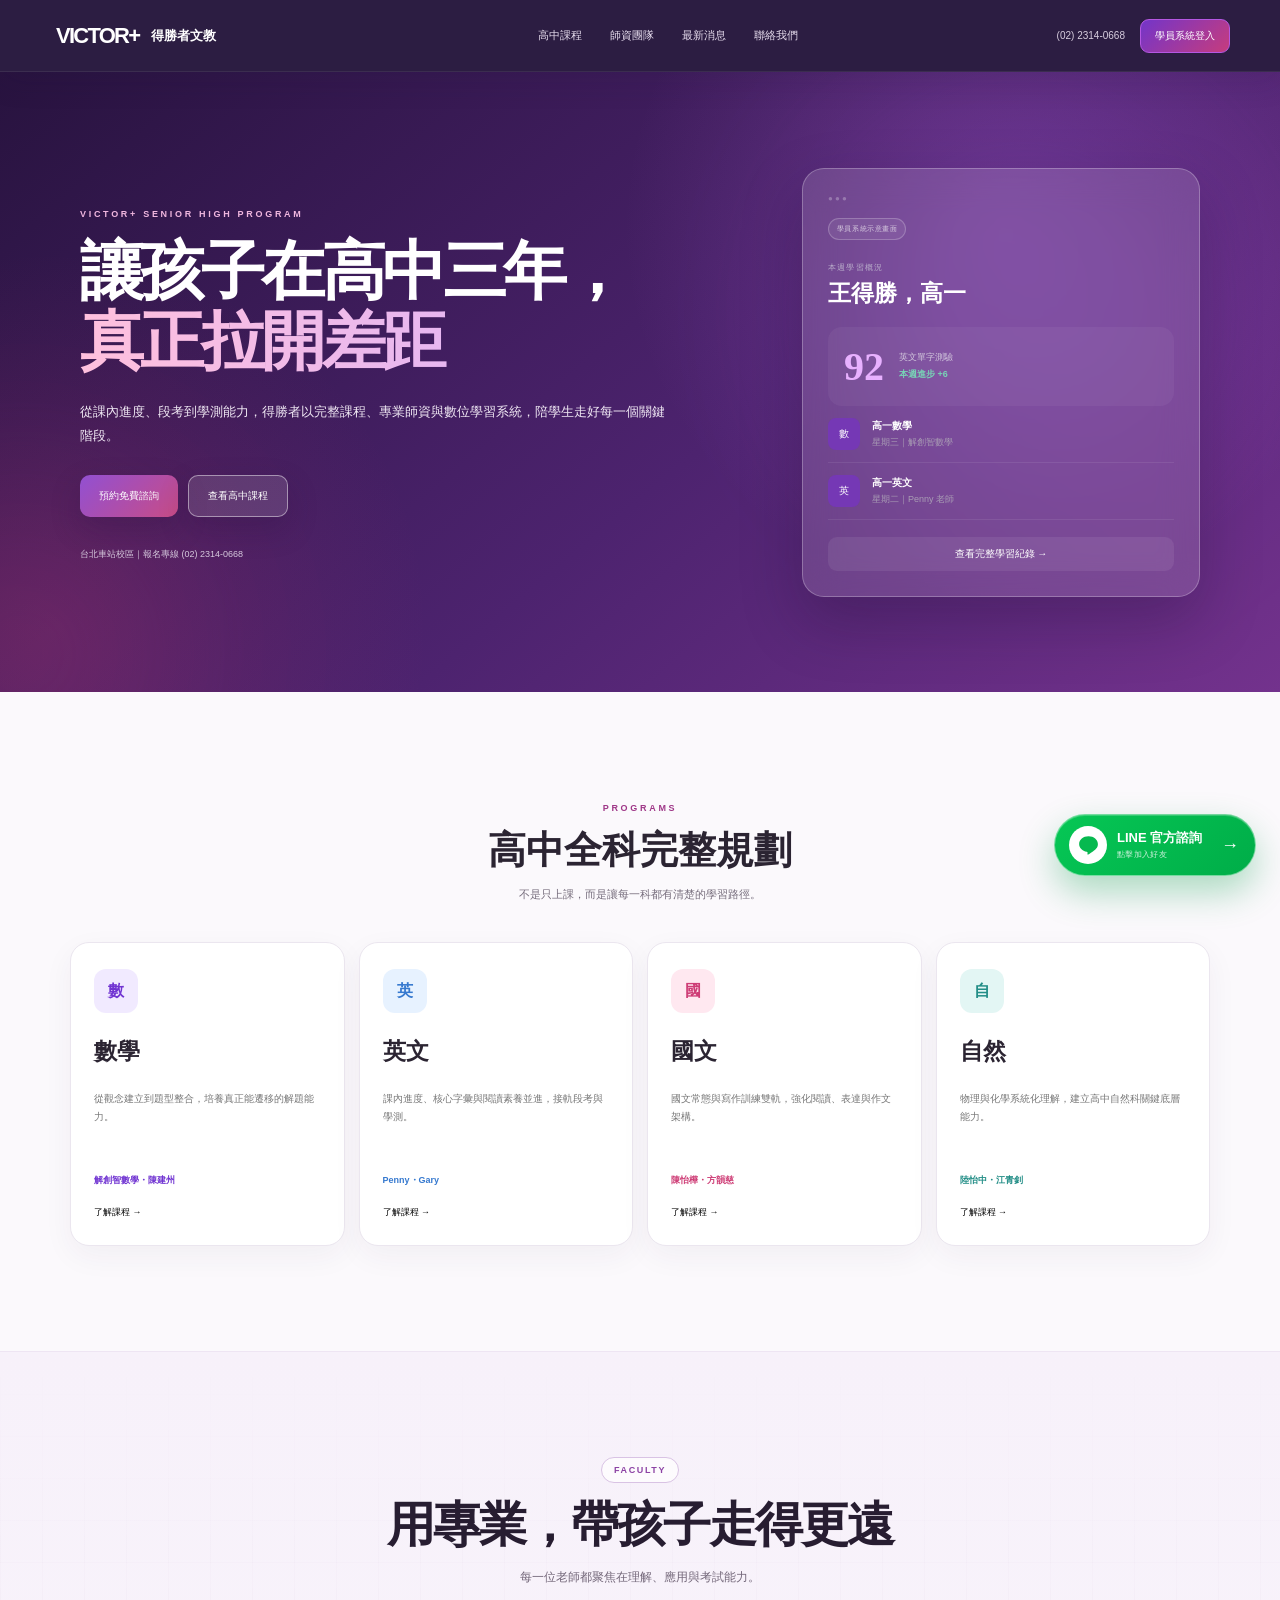
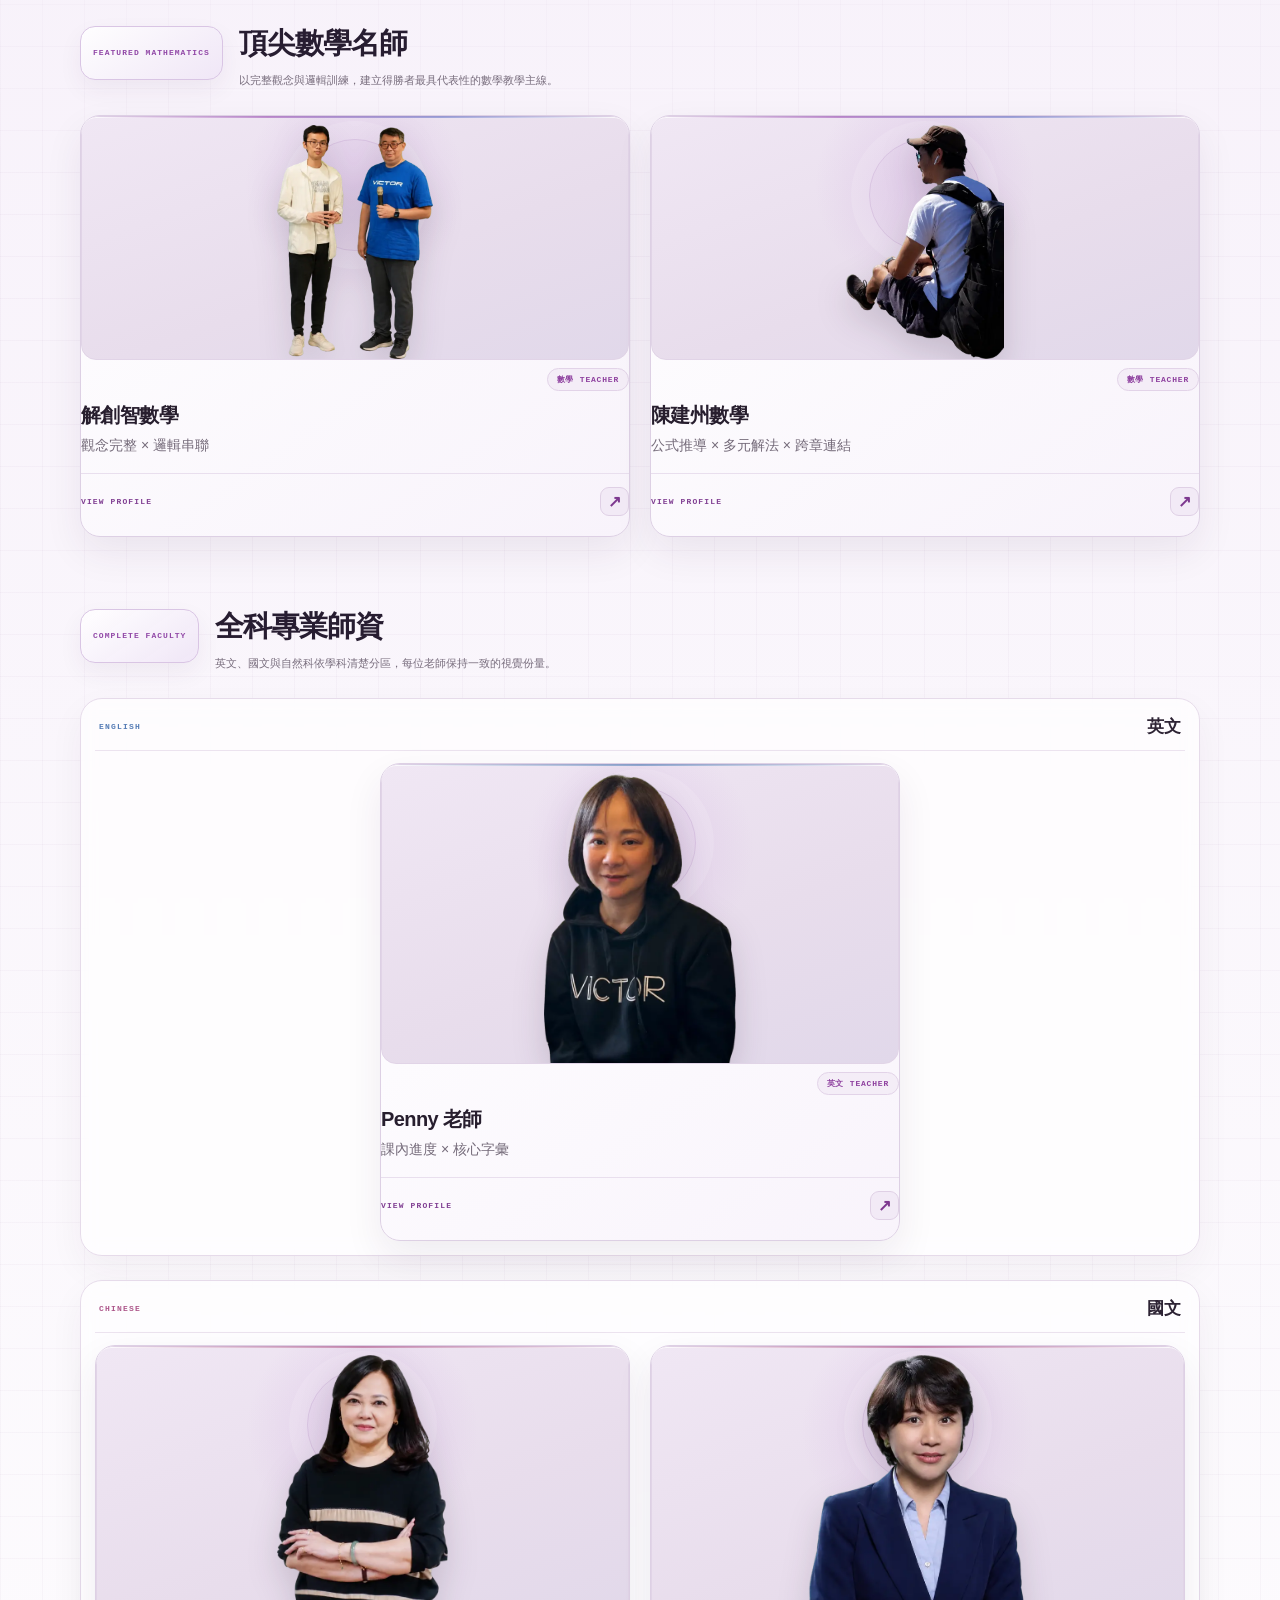
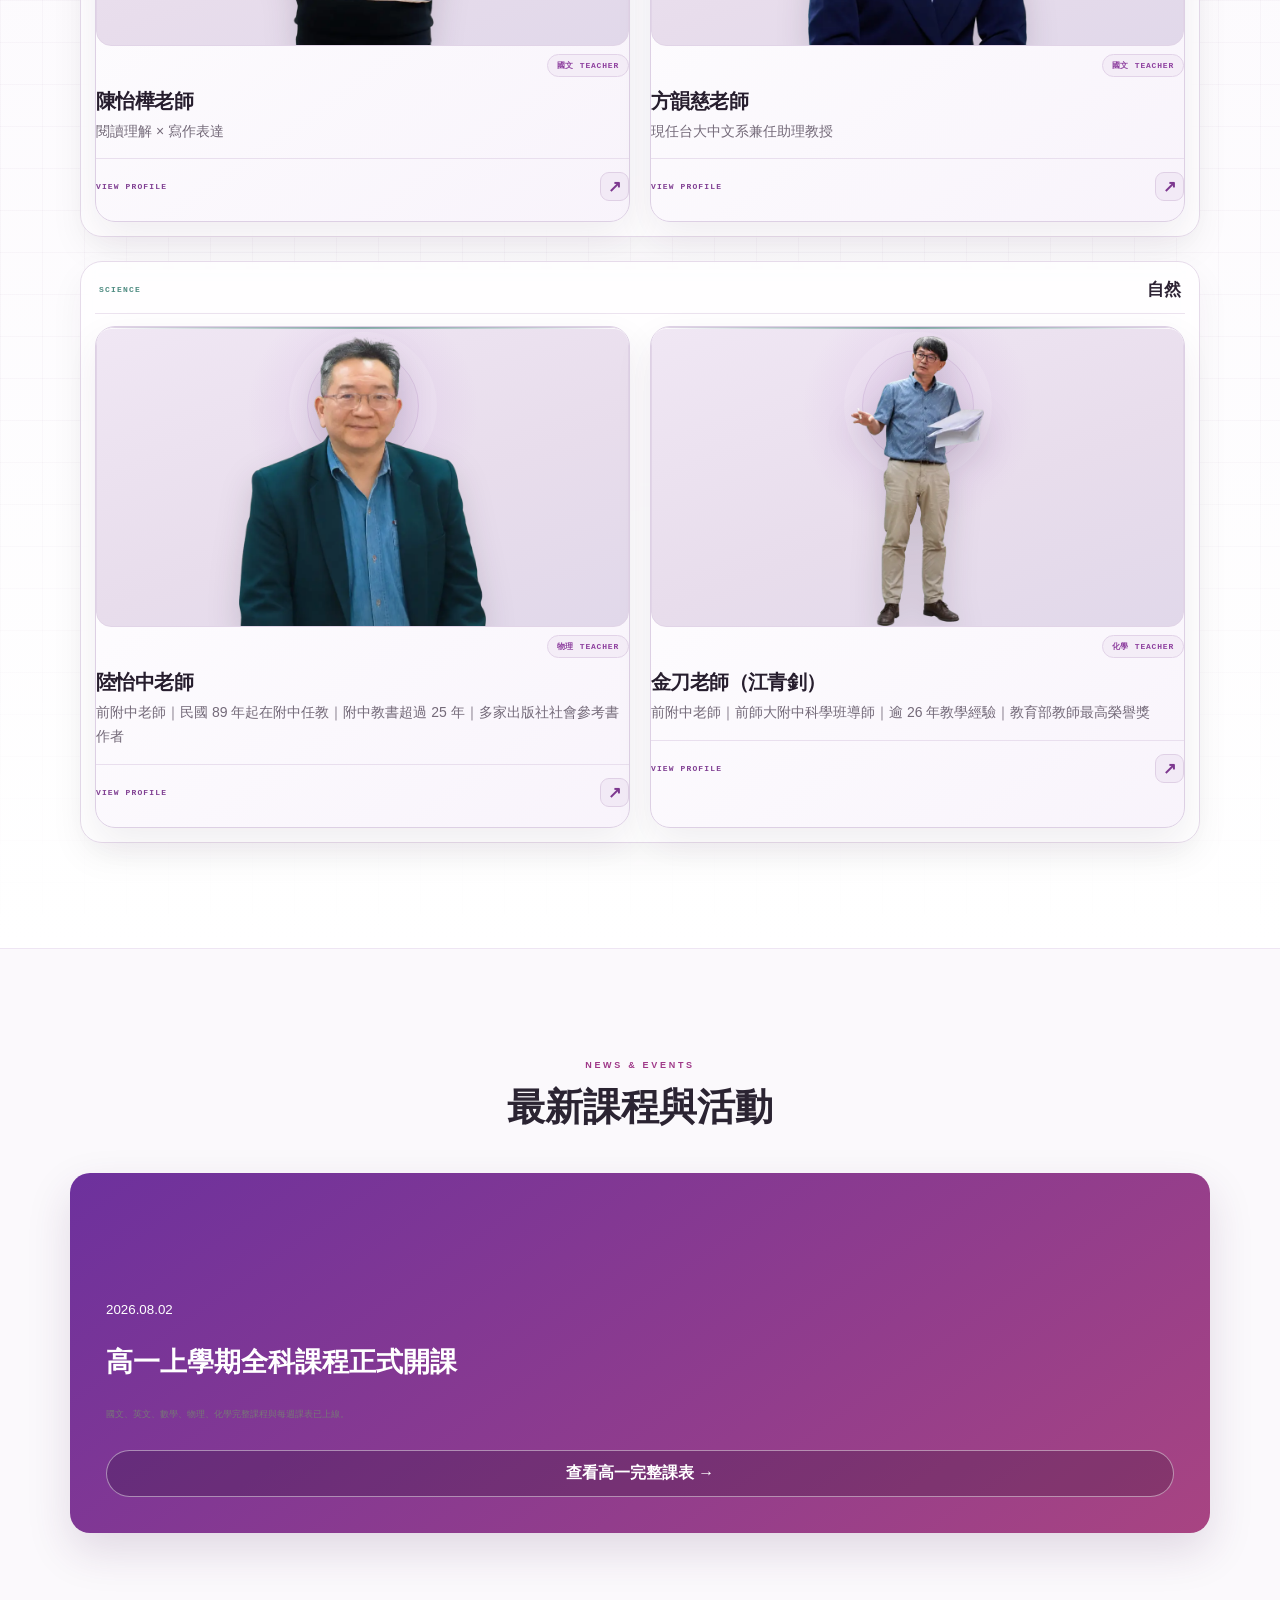
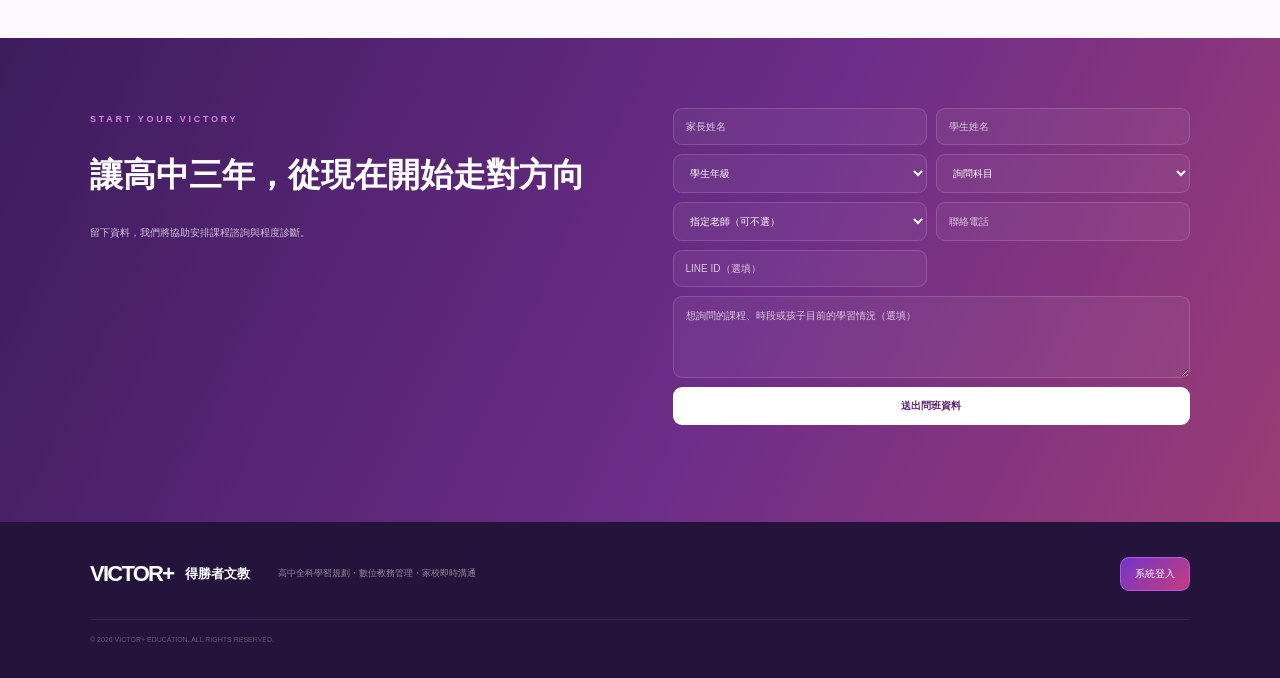
<file: index.html>
<!doctype html>
<html lang="zh-Hant">
<head>
  <meta charset="utf-8" />
  <meta name="viewport" content="width=device-width,initial-scale=1" />
  <meta name="description" content="得勝者文教高中全科課程與教務管理系統" />
  <title>VICTOR+ 得勝者文教｜高中全科學習系統</title>
  <link rel="stylesheet" href="/styles.css" />
</head>
<body>
  <div id="official">
    <header class="site-nav">
      <button class="logo" data-scroll="home"><b>VICTOR+</b><span>得勝者文教</span></button>
      <nav><button data-scroll="programs">高中課程</button><button data-scroll="faculty">師資團隊</button><button data-scroll="news">最新消息</button><button data-scroll="contact">聯絡我們</button></nav>
      <div><a href="tel:0223140668">(02) 2314-0668</a><button class="portal-open">學員系統登入</button></div>
    </header>
    <main>
      <section id="home" class="landing-hero">
        <div class="beam beam-one"></div><div class="beam beam-two"></div>
        <div class="hero-copy"><span class="eyebrow">VICTOR+ SENIOR HIGH PROGRAM</span><h1>讓孩子在高中三年，<em>真正拉開差距</em></h1><p>從課內進度、段考到學測能力，得勝者以完整課程、專業師資與數位學習系統，陪學生走好每一個關鍵階段。</p><div class="hero-actions"><button data-scroll="contact">預約免費諮詢</button><button class="ghost" data-scroll="programs">查看高中課程</button></div><small>台北車站校區｜報名專線 (02) 2314-0668</small></div>
        <div class="system-preview"><div class="dots">● ● ●</div><small class="preview-demo-label">學員系統示意畫面</small><span>本週學習概況</span><h3>王得勝，高一</h3><div class="score"><strong>92</strong><p>英文單字測驗<b>本週進步 +6</b></p></div><article><i>數</i><p><b>高一數學</b>星期三｜解創智數學</p></article><article><i class="blue">英</i><p><b>高一英文</b>星期二｜Penny 老師</p></article><button class="portal-open">查看完整學習紀錄 →</button></div>
      </section>
      <section id="programs" class="section"><header class="section-head"><span>PROGRAMS</span><h2>高中全科完整規劃</h2><p>不是只上課，而是讓每一科都有清楚的學習路徑。</p></header><div class="cards programs"><article class="purple"><i>數</i><h3>數學</h3><p>從觀念建立到題型整合，培養真正能遷移的解題能力。</p><b>解創智數學・陳建州</b><button data-scroll="contact">了解課程 →</button></article><article class="blue"><i>英</i><h3>英文</h3><p>課內進度、核心字彙與閱讀素養並進，接軌段考與學測。</p><b>Penny・Gary</b><button data-scroll="contact">了解課程 →</button></article><article class="pink"><i>國</i><h3>國文</h3><p>國文常態與寫作訓練雙軌，強化閱讀、表達與作文架構。</p><b>陳怡樺・方韻慈</b><button data-scroll="contact">了解課程 →</button></article><article class="teal"><i>自</i><h3>自然</h3><p>物理與化學系統化理解，建立高中自然科關鍵底層能力。</p><b>陸怡中・江青釗</b><button data-scroll="contact">了解課程 →</button></article></div></section>
      <section id="faculty" class="section faculty"><header class="section-head light"><span>FACULTY</span><h2>用專業，帶孩子走得更遠</h2><p>每一位老師都聚焦在理解、應用與考試能力。</p></header><div class="cards teachers"><article class="faculty-card" tabindex="0" role="button"><div class="teacher-photo team"><img src="[data-uri]" alt="解創智數學" loading="lazy"></div><span>數學 TEACHER</span><h3>解創智數學</h3><p>觀念完整 × 邏輯串聯</p><span class="faculty-view"><b>VIEW PROFILE</b><i>↗</i></span></article><article class="faculty-card" tabindex="0" role="button"><div class="teacher-photo"><img src="[data-uri]" alt="陳建州數學" loading="lazy"></div><span>數學 TEACHER</span><h3>陳建州數學</h3><p>公式推導 × 多元解法 × 跨章連結</p><span class="faculty-view"><b>VIEW PROFILE</b><i>↗</i></span></article><article class="faculty-card" tabindex="0" role="button"><div class="teacher-photo"><img src="[data-uri]" alt="Penny 老師" loading="lazy"></div><span>英文 TEACHER</span><h3>Penny 老師</h3><p>課內進度 × 核心字彙</p><span class="faculty-view"><b>VIEW PROFILE</b><i>↗</i></span></article><article class="faculty-card" tabindex="0" role="button"><div class="teacher-photo"><img src="[data-uri]" alt="陳怡樺老師" loading="lazy"></div><span>國文 TEACHER</span><h3>陳怡樺老師</h3><p>閱讀理解 × 寫作表達</p><span class="faculty-view"><b>VIEW PROFILE</b><i>↗</i></span></article><article class="faculty-card" tabindex="0" role="button"><div class="teacher-photo"><img src="[data-uri]" alt="陸怡中老師" loading="lazy"></div><span>物理 TEACHER</span><h3>陸怡中老師</h3><p>觀念建模 × 題型應用</p><span class="faculty-view"><b>VIEW PROFILE</b><i>↗</i></span></article><article class="faculty-card" tabindex="0" role="button"><div class="teacher-photo"><img src="[data-uri]" alt="金刀老師（江青釗）" loading="lazy"></div><span>化學 TEACHER</span><h3>金刀老師（江青釗）</h3><p>觀念拆解 × 化學推理 × 題型整合</p><span class="faculty-view"><b>VIEW PROFILE</b><i>↗</i></span></article>
        <article class="faculty-card" tabindex="0" role="button">
          <div class="teacher-photo"><img src="[data-uri]" alt="方韻慈老師" loading="lazy"></div>
          <span>國文 TEACHER</span>
          <h3>方韻慈老師</h3>
          <p>現任台大中文系兼任助理教授</p>
          <span class="faculty-view"><b>VIEW PROFILE</b><i>↗</i></span>
        </article>
      </div></section>
      <section id="news" class="section"><header class="section-head"><span>NEWS & EVENTS</span><h2>最新課程與活動</h2></header><div class="news news-single"><article class="news-feature schedule-open" role="button" tabindex="0" aria-label="查看高一上學期科技課表"><small>2026.08.02</small><h3>高一上學期全科課程正式開課</h3><p>國文、英文、數學、物理、化學完整課程與每週課表已上線。</p><button type="button" class="news-schedule-cta">查看高一完整課表 →</button></article></div></section>
      <section id="contact" class="contact">
        <div><span>START YOUR VICTORY</span><h2>讓高中三年，從現在開始走對方向</h2><p>留下資料，我們將協助安排課程諮詢與程度診斷。</p></div>
        <form id="consult">
          <input name="parentName" required autocomplete="name" placeholder="家長姓名" aria-label="家長姓名" />
          <input name="studentName" required autocomplete="off" placeholder="學生姓名" aria-label="學生姓名" />
          <select name="grade" required aria-label="學生年級"><option value="" selected disabled>學生年級</option><option>國三升高一</option><option>高一</option><option>高二</option><option>高三</option></select>
          <select name="subject" required aria-label="詢問科目"><option value="" selected disabled>詢問科目</option><option>數學</option><option>英文</option><option>國文</option><option>物理</option><option>化學</option><option>尚未決定</option></select>
          <select name="teacher" aria-label="指定老師"><option value="">指定老師（可不選）</option><option>解創智數學</option><option>陳建州數學</option><option>Penny 老師</option><option>陳怡樺老師</option><option>方韻慈老師</option><option>陸怡中老師</option><option>金刀老師（江青釗）</option></select>
          <input name="phone" type="tel" required autocomplete="tel" inputmode="tel" placeholder="聯絡電話" aria-label="聯絡電話" />
          <input name="lineId" autocomplete="off" placeholder="LINE ID（選填）" aria-label="LINE ID" />
          <textarea name="message" rows="3" placeholder="想詢問的課程、時段或孩子目前的學習情況（選填）" aria-label="詢問內容"></textarea>
          <button type="submit">送出問班資料</button>
          <p id="consult-status" class="consult-status" role="status" aria-live="polite"></p>
        </form>
      </section>
    </main>
    <footer><div class="logo"><b>VICTOR+</b><span>得勝者文教</span></div><p>高中全科學習規劃・數位教務管理・家校即時溝通</p><button class="portal-open">系統登入</button><small>© 2026 VICTOR+ EDUCATION. ALL RIGHTS RESERVED.</small></footer>
    <a class="line-consult" href="https://lin.ee/ummeNNs" target="_blank" rel="noopener noreferrer" aria-label="加入得勝者文教官方 LINE 諮詢">
      <span class="line-icon" aria-hidden="true"><svg viewBox="0 0 24 24"><path d="M12 3C6.9 3 3 6.35 3 10.55c0 3.73 3.1 6.84 7.3 7.45.28.06.66.2.76.46.09.23.06.6.03.84l-.12.8c-.04.24-.19.94.82.51 1.01-.42 5.43-3.2 7.41-5.49C20.94 13.36 21 11.89 21 10.55 21 6.35 17.1 3 12 3Z" fill="currentColor"/></svg></span>
      <span><b>LINE 官方諮詢</b><small>點擊加入好友</small></span>
      <i aria-hidden="true">→</i>
    </a>
  </div>



  <div id="faculty-profile-modal" class="faculty-profile-overlay hidden" aria-hidden="true">
    <section class="faculty-profile-shell" role="dialog" aria-modal="true" aria-labelledby="faculty-profile-name">
      <button type="button" class="faculty-profile-close" aria-label="關閉師資介紹">×</button>
      <div class="faculty-profile-visual">
        <span class="profile-scan-label">FACULTY ID <b id="faculty-profile-id">01</b></span>
        <div class="profile-target"><i></i><i></i><i></i><i></i></div>
        <img id="faculty-profile-image" alt="" />
        <div class="profile-scan-line"></div>
        <small><i></i> PROFILE VERIFIED</small>
      </div>
      <div class="faculty-profile-copy">
        <span class="profile-kicker">VICTOR+ FACULTY DATABASE</span>
        <div id="faculty-profile-subject" class="profile-subject">數學 TEACHER</div>
        <h2 id="faculty-profile-name">解創智數學</h2>
        <p id="faculty-profile-tagline">觀念完整 × 邏輯串聯</p>
        <div class="profile-signals">
          <article><small>CORE 01</small><b>觀念建構</b><span>建立完整知識架構</span></article>
          <article><small>CORE 02</small><b>題型應用</b><span>掌握考試關鍵能力</span></article>
          <article><small>CORE 03</small><b>學習追蹤</b><span>持續掌握學習進度</span></article>
        </div>
        <button type="button" class="profile-line profile-inquiry">填寫這位老師的問班表單 <span>→</span></button>
      </div>
    </section>
  </div>

  <div id="schedule-modal" class="schedule-overlay hidden" aria-hidden="true">
    <section class="schedule-shell" role="dialog" aria-modal="true" aria-labelledby="schedule-title">
      <header class="schedule-topbar">
        <div><span class="schedule-kicker">VICTOR+ ACADEMIC GRID</span><h2 id="schedule-title">118學測班｜高一上總課表</h2><p>每週固定課程配置・點選科目即可快速辨識</p></div>
        <button type="button" class="schedule-close" aria-label="關閉課表">×</button>
      </header>
      <div class="schedule-status"><span><i></i> SYSTEM ONLINE</span><b>WEEKLY SCHEDULE</b><em>更新版本 2026.08</em></div>
      <div class="schedule-scroll" aria-label="高一上學期課表，可左右滑動">
        <div class="schedule-grid">
          <div class="corner-cell">TIME / DAY</div>
          <div class="day-head"><small>MON</small>星期一</div><div class="day-head"><small>TUE</small>星期二</div><div class="day-head"><small>WED</small>星期三</div><div class="day-head"><small>THU</small>星期四</div><div class="day-head"><small>FRI</small>星期五</div><div class="day-head"><small>SAT</small>星期六</div><div class="day-head"><small>SUN</small>星期日</div>

          <div class="time-slot"><strong>09:00</strong><span>—</span><strong>12:00</strong><small>MORNING</small></div>
          <div class="slot empty"><span>NO CLASS</span></div><div class="slot empty"><span>NO CLASS</span></div><div class="slot empty"><span>NO CLASS</span></div><div class="slot empty"><span>NO CLASS</span></div><div class="slot empty"><span>NO CLASS</span></div>
          <div class="slot"><article class="course-card physics" data-subject="physics" tabindex="0"><small>物理 PHYSICS</small><b>陸怡中</b><span>07.18 開課</span><em>@ 公園大</em></article></div>
          <div class="slot stacked"><article class="course-card chinese" data-subject="chinese" tabindex="0"><small>國文 CHINESE</small><b>方韻慈</b><span>08.02 開課</span><em>@ 高中2左</em></article><article class="course-card math" data-subject="math" tabindex="0"><small>私中數學</small><b>洪宇</b><span>07.12 開課</span><em>@ 高中2右</em></article></div>

          <div class="time-slot"><strong>14:00</strong><span>—</span><strong>17:00</strong><small>AFTERNOON</small></div>
          <div class="slot empty"><span>NO CLASS</span></div><div class="slot empty"><span>NO CLASS</span></div><div class="slot empty"><span>NO CLASS</span></div>
          <div class="slot"><article class="course-card chinese" data-subject="chinese" tabindex="0"><small>國寫 WRITING</small><b>怡樺八週班</b><span>07.02 開課</span><em>@ 608</em></article></div>
          <div class="slot empty"><span>NO CLASS</span></div>
          <div class="slot"><article class="course-card apex" data-subject="math" tabindex="0"><small>APEX 巔峰班</small><b>解創智數學</b><span>06.13 開課</span><em>@ 高中2右</em></article></div>
          <div class="slot"><article class="course-card math" data-subject="math" tabindex="0"><small>數學 MATH</small><b>陳建州｜進度一</b><span>07.05 開課</span><em>@ 603</em></article></div>

          <div class="time-slot"><strong>18:30</strong><span>—</span><strong>21:30</strong><small>EVENING</small></div>
          <div class="slot empty"><span>NO CLASS</span></div>
          <div class="slot"><article class="course-card english" data-subject="english" tabindex="0"><small>英文 ENGLISH</small><b>Penny｜雙週解題</b><span>07.28 開課</span><em>@ 公園路教室</em></article></div>
          <div class="slot"><article class="course-card math" data-subject="math" tabindex="0"><small>數學 MATH</small><b>解創智數學</b><span>07.08 開課</span><em>@ 602</em></article></div>
          <div class="slot"><article class="course-card english" data-subject="english" tabindex="0"><small>英文 ENGLISH</small><b>Gary｜律振揚</b><span>07.16 開課</span><em>@ 公園路教室</em></article></div>
          <div class="slot empty"><span>NO CLASS</span></div>
          <div class="slot"><article class="course-card chemistry" data-subject="chemistry" tabindex="0"><small>化學 CHEMISTRY</small><b>金刀（江青釗）</b><span>07.18 開課</span><em>@ 公園大</em></article></div>
          <div class="slot empty"><span>NO CLASS</span></div>
        </div>
      </div>
    </section>
  </div>

  <div id="login" class="overlay platform-login-overlay hidden"><form class="login-box platform-login">
    <section class="platform-login-hero">
      <img src="logo.png" alt="得勝者文教" />
      <span>VICTOR+ SCORE PLATFORM</span>
      <h2>高一得分平台</h2>
      <p>讓家長不用問、學生不會忘，所有課程任務與學習紀錄都集中在這裡。</p>
      <div class="platform-login-quote"><b>本週一句</b><p>「每天多弄懂一題，就是往目標更近一步。」</p></div>
    </section>
    <section class="platform-login-panel">
      <button type="button" class="modal-close" aria-label="關閉">×</button>
      <div class="platform-login-form">
        <span class="platform-login-kicker">VICTOR+ CAMPUS PASS</span>
        <h2>登入平台</h2>
        <p>選擇身分，進入你的專屬學習空間。</p>
        <div class="role-picks platform-login-tabs">
          <button type="button" class="selected" data-role="學生"><b>學生</b><small>我的課程</small></button>
          <button type="button" data-role="家長"><b>家長</b><small>學習陪伴</small></button>
          <button type="button" data-role="老師"><b>老師</b><small>教學管理</small></button>
          <button type="button" data-role="行政"><b>行政</b><small>校務管理</small></button>
        </div>
        <div class="login-fields platform-login-fields">
          <label><span>帳號</span><div><i>＃</i><input id="campus-account" inputmode="numeric" autocomplete="username" placeholder="請輸入學生學號" /></div></label>
          <label><span>密碼</span><div><i>●</i><input id="campus-password" type="password" inputmode="numeric" autocomplete="current-password" maxlength="6" placeholder="民國生日年月日 6 碼" /></div></label>
        </div>
        <small id="login-error" class="login-error" aria-live="polite"></small>
        <button class="login-submit platform-login-submit">登入平台 <span>→</span></button>
        <small id="login-rule" class="demo-note platform-login-note"><i></i>學生與家長：帳號為學號，密碼為民國生日 6 碼；100 年請輸入 00</small>
      </div>
    </section>
  </form></div>

  <div id="portal" class="portal hidden">
    <aside><div class="portal-logo"><div class="mark">V</div><p><b>得勝者文教</b><span>教務管理系統</span></p></div><div class="role-switch"><span>切換系統身分</span><div></div></div><nav id="portal-nav"></nav><div class="account"><i>陳</i><p><b>陳筠靜</b><span id="account-role">行政帳號</span></p></div></aside>
    <section class="portal-main"><header><button id="back-site">← 返回官網</button><label>⌕ <input placeholder="搜尋學生、課程或老師" /></label><button>♢</button><time>2026 AUG</time></header><main id="portal-content"></main></section>
  </div>
  <script src="/app.js"></script>
</body>
</html>
</file>
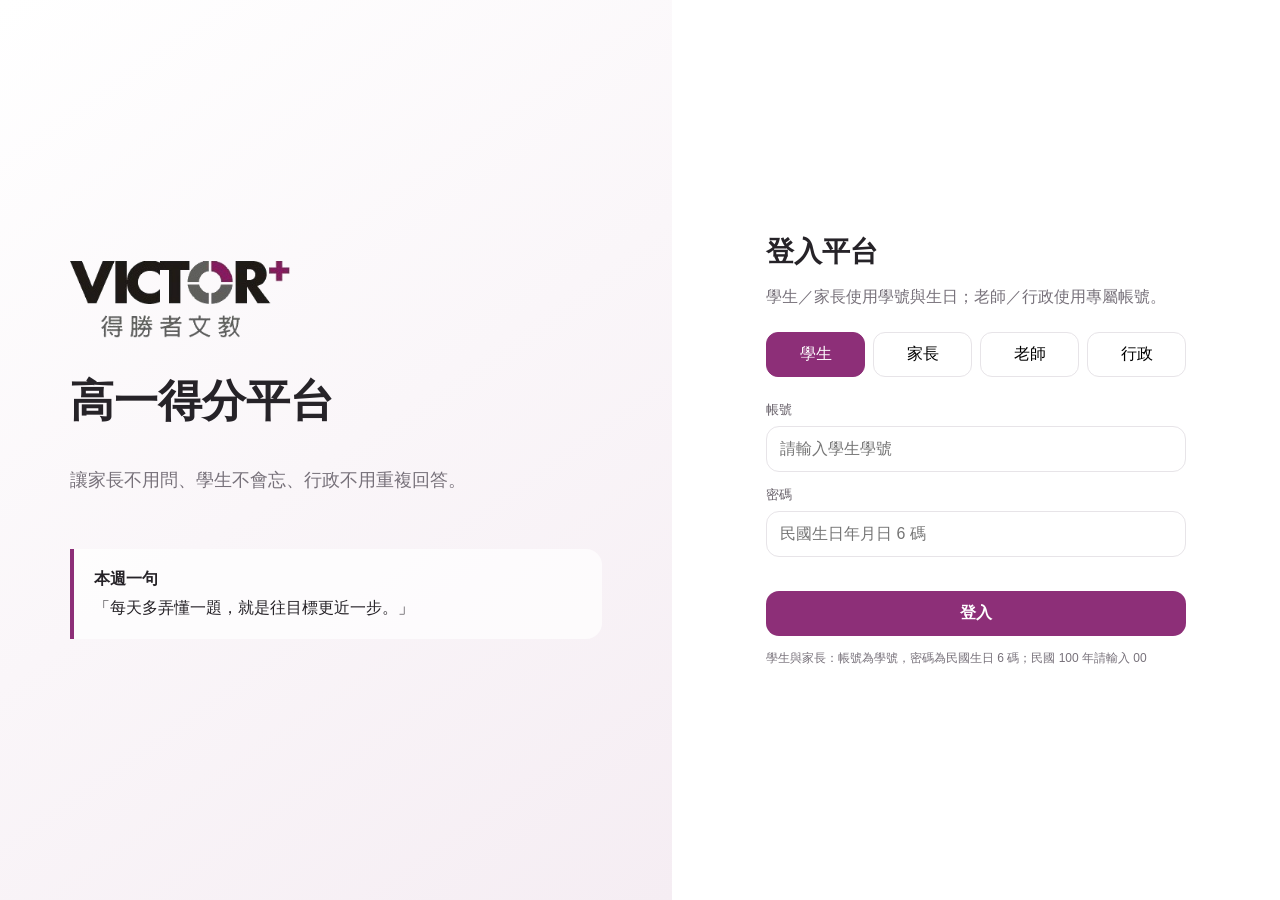
<file: portal.html>
<!doctype html><html lang="zh-Hant"><head><meta charset="utf-8"><meta name="viewport" content="width=device-width,initial-scale=1"><title>得勝者119得分平台 Latest</title>
<style>
:root{--p:#8d2f78;--ps:#f5ebf3;--i:#262328;--m:#77717a;--b:#f7f7f8;--l:#e7e4e8;--g:#2f9d73;--gs:#e9f6f1;--a:#d5912d;--as:#fff4df;--r:#d45560;--rs:#fdecef;--bl:#3f78c7;--bls:#eaf2fd;--sh:0 14px 32px rgba(45,34,47,.08)}
*{box-sizing:border-box}body{margin:0;font-family:-apple-system,BlinkMacSystemFont,"Segoe UI","Noto Sans TC",sans-serif;background:var(--b);color:var(--i)}button,input,select,textarea{font:inherit}.hidden{display:none!important}
.login{min-height:100vh;display:grid;grid-template-columns:1.05fr .95fr;background:#fff}.heroL{padding:70px;display:flex;flex-direction:column;justify-content:center;background:linear-gradient(145deg,#fff,#f5edf3)}.heroL img{width:220px;max-width:70%;margin-bottom:34px}.heroL h1{font-size:44px;margin:0 0 16px}.heroL p{color:var(--m);font-size:18px;line-height:1.7}.quoteL{margin-top:36px;padding:20px;border-left:4px solid var(--p);background:#ffffffb8;border-radius:0 16px 16px 0}.loginP{display:grid;place-items:center;padding:50px}.box{width:min(420px,100%)}.box h2{font-size:28px;margin:0 0 8px}.box>p{color:var(--m)}.tabs{display:grid;grid-template-columns:repeat(4,1fr);gap:8px;margin:24px 0}.tab{border:1px solid var(--l);background:#fff;padding:11px;border-radius:12px}.tab.active{background:var(--p);color:#fff;border-color:var(--p)}
.field{margin:14px 0}.field label{display:block;font-size:13px;color:#665f68;margin-bottom:7px}.field input,.field select,.field textarea{width:100%;border:1px solid var(--l);border-radius:13px;padding:13px;background:#fff}.primary,.secondary{border-radius:13px;padding:12px 15px;cursor:pointer}.primary{border:0;background:var(--p);color:#fff;font-weight:750}.secondary{border:1px solid var(--l);background:#fff}.full{width:100%}.small,.meta{font-size:12px;color:var(--m)}
.app{min-height:100vh;display:grid;grid-template-columns:240px 1fr}.side{background:#fff;border-right:1px solid var(--l);padding:22px 16px}.side img{width:140px;margin:4px 10px 24px}.profile{padding:15px;border-radius:16px;background:var(--ps);margin-bottom:18px}.profile strong{display:block}.nav{display:grid;gap:7px}.nav button{border:0;background:transparent;text-align:left;padding:12px 13px;border-radius:11px;color:#615b63}.nav button.active,.nav button:hover{background:var(--ps);color:var(--p);font-weight:750}.logout{margin-top:24px}
.content{min-width:0}.top{height:72px;background:#fff;border-bottom:1px solid var(--l);padding:0 28px;display:flex;align-items:center;justify-content:space-between;position:sticky;top:0;z-index:5}.top h1{font-size:18px}.switch{display:flex;gap:8px}.switch button{font-size:12px;border:1px solid var(--l);background:#fff;padding:8px 10px;border-radius:10px}.switch button.active{background:var(--i);color:#fff}
.main{padding:28px;max-width:1500px;margin:auto}.hero{display:flex;justify-content:space-between;align-items:flex-end;gap:20px;margin-bottom:20px}.hero h2{font-size:29px;margin:0 0 6px}.date{background:#fff;border:1px solid var(--l);border-radius:13px;padding:10px 14px}.quote{display:flex;gap:16px;background:linear-gradient(135deg,#8d2f78,#a84a93);color:#fff;border-radius:20px;padding:21px 24px;margin-bottom:20px}.quote b{font-size:18px}.grid{display:grid;gap:18px}.dash{grid-template-columns:minmax(0,1.35fr) minmax(330px,.75fr)}.two{grid-template-columns:1fr 1fr}.three{grid-template-columns:repeat(3,1fr)}.four{grid-template-columns:repeat(4,1fr)}.stack{display:grid;gap:18px}
.card{background:#fff;border:1px solid var(--l);border-radius:19px;padding:20px;box-shadow:var(--sh)}.head{display:flex;justify-content:space-between;align-items:center;margin-bottom:15px}.head h3{margin:0}.pill,.status{font-size:12px;padding:6px 9px;border-radius:999px}.pill,.purple{background:var(--ps);color:var(--p)}.ok{background:var(--gs);color:var(--g)}.wait{background:var(--as);color:#a86c11}.bad{background:var(--rs);color:var(--r)}.info{background:var(--bls);color:var(--bl)}
.course,.task,.row,.notice{display:flex;align-items:center;gap:12px;padding:13px;border-radius:14px;background:#faf9fa;margin-bottom:9px}.datebox{width:54px;flex:none;text-align:center;padding:8px 5px;border-radius:11px;background:#fff;border:1px solid var(--l);font-size:12px}.datebox strong{display:block;font-size:15px}.grow{flex:1;min-width:0}.title{font-weight:760;margin-bottom:4px}.check{width:24px;height:24px;border-radius:7px;border:2px solid #c9c3ca;background:#fff;display:grid;place-items:center;cursor:pointer;flex:none}.check.checked{background:var(--g);border-color:var(--g);color:#fff}.metric{font-size:34px;font-weight:900;color:var(--p)}.progress{height:9px;background:#efedf0;border-radius:999px;overflow:hidden;margin-top:9px}.progress span{display:block;height:100%;background:linear-gradient(90deg,var(--p),#b85a9f)}.actions{display:flex;gap:8px;flex-wrap:wrap;margin-top:12px}
.page{display:none}.page.active{display:block}.table{overflow:auto}table{border-collapse:collapse;width:100%;min-width:700px}th,td{text-align:left;padding:12px 10px;border-bottom:1px solid var(--l);font-size:13px}th{color:var(--m)}.ghost{border:0;background:transparent;color:var(--p);cursor:pointer}
.seatgrid{display:grid;grid-template-columns:repeat(6,1fr);gap:10px}.seat{border:1px solid var(--l);background:#f6f5f6;border-radius:13px;padding:12px 8px;min-height:82px}.seat.present{background:var(--gs)}.seat.leave{background:var(--ps)}.seat.absent{background:var(--rs)}.seat.late{background:var(--as)}.seat.online{background:var(--bls)}.seat strong{display:block}.formgrid{display:grid;grid-template-columns:1fr 1fr;gap:14px}.formgrid .wide{grid-column:1/-1}.upload{border:2px dashed #d7ced5;border-radius:15px;padding:24px;text-align:center;color:var(--m);cursor:pointer}.alert{border-left:4px solid var(--r)}
.modalbg{position:fixed;inset:0;background:#1d171e73;display:none;align-items:center;justify-content:center;padding:20px;z-index:50}.modalbg.show{display:flex}.modal{background:#fff;width:min(600px,100%);max-height:90vh;overflow:auto;border-radius:20px;padding:22px}.modalactions{display:flex;justify-content:flex-end;gap:8px;margin-top:18px}.toast{position:fixed;right:22px;bottom:22px;background:#242126;color:#fff;padding:13px 16px;border-radius:12px;display:none;z-index:80}.toast.show{display:block}
@media(max-width:1000px){.dash,.two,.three,.four{grid-template-columns:1fr 1fr}.seatgrid{grid-template-columns:repeat(4,1fr)}}@media(max-width:760px){.login{grid-template-columns:1fr}.heroL{padding:38px 24px}.loginP{padding:28px 22px}.app{grid-template-columns:1fr}.side{display:none}.main{padding:18px 15px}.dash,.two,.three,.four{grid-template-columns:1fr}.hero{align-items:flex-start;flex-direction:column}.seatgrid{grid-template-columns:repeat(3,1fr)}}

.weather-card{display:grid;grid-template-columns:1fr auto;gap:18px;align-items:center;background:linear-gradient(135deg,#ffffff,#f2eaf1);border:1px solid var(--l);border-radius:19px;padding:18px 20px;margin-bottom:18px;box-shadow:var(--sh)}
.weather-main{display:flex;gap:14px;align-items:center}.weather-icon{font-size:34px}.weather-temp{font-size:28px;font-weight:900}
.operation-ok{display:inline-flex;align-items:center;gap:7px;background:var(--gs);color:var(--g);padding:7px 10px;border-radius:999px;font-size:12px;font-weight:750}
.exam-banner{background:linear-gradient(135deg,#fff7e7,#fff);border:1px solid #edd4a4;border-radius:18px;padding:18px;margin-bottom:18px}
.steps{display:grid;gap:10px}.step{display:grid;grid-template-columns:34px 1fr;gap:12px;align-items:start;padding:12px;border-radius:14px;background:#faf9fa}.stepno{width:28px;height:28px;border-radius:50%;display:grid;place-items:center;background:var(--p);color:#fff;font-size:12px;font-weight:800}
.file-preview{padding:12px;border:1px solid var(--l);border-radius:13px;background:#fff}.success-box{background:var(--gs);border:1px solid #bae2d1;border-radius:17px;padding:18px}.deadline{font-size:13px;font-weight:750;color:var(--r)}

.notify-badge{display:inline-grid;place-items:center;min-width:22px;height:22px;padding:0 6px;border-radius:999px;background:var(--r);color:#fff;font-size:11px;font-weight:800;margin-left:6px}
.notification-list{display:grid;gap:10px}.notification-item{display:flex;gap:12px;align-items:flex-start;padding:13px;border:1px solid var(--l);border-radius:14px;background:#fff}.notification-item.unread{border-left:4px solid var(--p);background:#fcf8fb}

.booking-grid{display:grid;grid-template-columns:150px repeat(6,minmax(135px,1fr));gap:1px;background:var(--l);border:1px solid var(--l);border-radius:16px;overflow:auto}
.booking-grid>div{background:#fff;padding:12px;min-height:56px}
.booking-head{font-weight:800;text-align:center;background:#fff8df!important}
.booking-head.sat{background:#dff4f6!important}
.slot{border:1px solid var(--l);border-radius:10px;padding:9px;text-align:center;cursor:pointer;background:#fff;min-height:50px}
.slot.available:hover{border-color:var(--p);background:var(--ps)}
.slot.mine{background:var(--gs);border-color:#9bd5bc;color:var(--g);font-weight:800}
.slot.taken{background:var(--bls);color:var(--bl)}
.slot.closed{background:#f1f1f1;color:#999;cursor:not-allowed}
.booking-summary{display:grid;grid-template-columns:1fr 1fr;gap:14px}
.confirm-card{border:1px solid #b7decf;background:var(--gs);border-radius:16px;padding:16px}
.read-btn{border:1px solid var(--p);background:#fff;color:var(--p);border-radius:10px;padding:8px 12px;cursor:pointer}
.subject-tabs{display:flex;gap:8px;flex-wrap:wrap;margin-bottom:14px}.subject-tabs button{border:1px solid var(--l);background:#fff;padding:9px 12px;border-radius:999px;cursor:pointer}.subject-tabs button.active{background:var(--p);color:#fff;border-color:var(--p)}
.parent-task{border-left:4px solid var(--a)}
.back-site-link{display:inline-flex;align-items:center;justify-content:center;border:1px solid var(--l);background:#fff;color:var(--i);padding:9px 13px;border-radius:10px;text-decoration:none;font-size:13px;font-weight:750}
.back-site-link:hover{border-color:var(--p);color:var(--p)}
.login-error{display:block;min-height:20px;margin-top:10px;color:#bd285b;font-size:12px;font-weight:750}
@media(max-width:760px){.app{display:block}.side{display:block;position:sticky;top:0;z-index:20;padding:8px 12px;border-right:0;border-bottom:1px solid var(--l);overflow:hidden}.side>img,.side>.profile,.side>.logout{display:none}.nav{display:flex;gap:6px;overflow-x:auto;padding-bottom:2px;scrollbar-width:none}.nav::-webkit-scrollbar{display:none}.nav button{flex:0 0 auto;white-space:nowrap;padding:10px 12px}.top{top:51px;height:60px;padding:0 15px}.top h1{font-size:15px}.back-site-link{padding:8px 10px}.booking-grid{min-width:760px}.card.table{overflow-x:auto}}

/* V4 live database integration */
.live-strip{display:flex;align-items:center;gap:9px;padding:9px 12px;border:1px solid #cce9dc;background:#f0faf6;color:#26795b;border-radius:12px;font-size:12px;font-weight:750}.live-dot{width:8px;height:8px;border-radius:50%;background:#35b985;box-shadow:0 0 0 5px rgba(53,185,133,.12)}.sync-muted{color:var(--m);font-size:12px}.empty-state{padding:28px;text-align:center;color:var(--m);background:#faf9fa;border-radius:14px}.api-loading{opacity:.55;pointer-events:none}.toolbar{display:flex;justify-content:space-between;align-items:center;gap:12px;margin-bottom:15px}.toolbar .actions{margin:0}.data-table td:first-child{font-weight:800}.data-error{padding:13px;border-radius:12px;background:var(--rs);color:var(--r);font-size:13px}.student-summary{display:grid;grid-template-columns:repeat(3,1fr);gap:12px;margin-bottom:16px}.student-summary>div{padding:15px;border:1px solid var(--l);border-radius:14px;background:#fff}.student-summary b{display:block;font-size:24px;color:var(--p)}
@media(max-width:760px){.student-summary{grid-template-columns:1fr}.toolbar{align-items:stretch;flex-direction:column}.toolbar .primary{width:100%}}
</style></head><body>
<section id="login"><div class="login"><div class="heroL"><img src="logo.png"><h1>高一得分平台</h1><p>讓家長不用問、學生不會忘、行政不用重複回答。</p><div class="quoteL"><b>本週一句</b><div style="margin-top:8px">「每天多弄懂一題，就是往目標更近一步。」</div></div></div><div class="loginP"><div class="box"><h2>登入平台</h2><p>學生／家長使用學號與生日；老師／行政使用專屬帳號。</p><div class="tabs"><button class="tab active" data-login="student">學生</button><button class="tab" data-login="parent">家長</button><button class="tab" data-login="teacher">老師</button><button class="tab" data-login="admin">行政</button></div><div class="field"><label>帳號</label><input id="portalAccount" inputmode="numeric" autocomplete="username" placeholder="請輸入學生學號"></div><div class="field"><label>密碼</label><input id="portalPassword" type="password" inputmode="numeric" autocomplete="current-password" maxlength="6" placeholder="民國生日年月日 6 碼"></div><div id="portalLoginError" class="login-error" aria-live="polite"></div><button id="loginBtn" class="primary full">登入</button><div class="small" style="margin-top:14px">學生與家長：帳號為學號，密碼為民國生日 6 碼；民國 100 年請輸入 00</div></div></div></div></section>
<section id="app" class="hidden"><div class="app"><aside class="side"><img src="logo.png"><div class="profile"><strong id="pname"></strong><div id="pmeta" class="small"></div></div><div id="nav" class="nav"></div><button id="logout" class="secondary full logout">登出</button></aside><div class="content"><header class="top"><h1>得勝者文教｜高一得分平台</h1><a class="back-site-link" href="index.html">返回官網</a></header><main class="main">
<div id="studentPages">
<section id="student-home" class="page"><div class="weather-card">
<div class="weather-main"><div class="weather-icon">🌤️</div><div><div class="weather-temp">臺北市 31°C</div><div class="meta">午後短暫雷陣雨機率 40%，外出記得攜帶雨具。</div></div></div>
<div style="text-align:right"><div class="operation-ok">● 臺北市正常上班上課</div><div class="meta" style="margin-top:8px">得勝者今日正常上課</div></div></div><div class="hero"><div><h2>晚上好，王得勝</h2><div class="meta">這是你本週的課程與待完成事項。</div></div><div class="date">2026/08/02｜星期日</div></div><div class="quote"><div>✦</div><div><b>「會寫完只是第一步，訂正完成才是真的學會。」</b><div class="small" style="color:#fff">本週一句｜建州老師</div></div></div><div class="grid dash"><div class="stack"><div class="card"><div class="head"><h3>本週課程</h3><span class="pill">依已報名科目</span></div>
<div class="course"><div class="datebox"><strong>二</strong>18:30</div><div class="grow"><div class="title">英文雙周解題</div><div class="meta">Penny｜602教室</div></div><span class="status ok">已出席</span></div>
<div class="course"><div class="datebox"><strong>三</strong>18:30</div><div class="grow"><div class="title">數學</div><div class="meta">解創智・解涵清｜602教室</div></div><span class="status ok">已出席</span></div>
<div class="course"><div class="datebox"><strong>六</strong>18:30</div><div class="grow"><div class="title">化學</div><div class="meta">金刀｜公園大教室</div></div><span class="status wait">待上課</span></div></div>
<div class="card"><div class="head"><h3>7天內待完成事項</h3><span class="pill">小考／作業</span></div>
<div class="task"><button class="check" data-task="m"></button><div class="grow"><div class="title">數學講義 P.25–30</div><div class="meta">8/4前完成</div></div><span id="mStatus" class="status wait">尚未開始</span></div>
<div class="task"><button class="check" data-task="c"></button><div class="grow"><div class="title">化學 P.25–28，共16題</div><div class="meta">8/8前完成</div></div><span id="cStatus" class="status wait">尚未開始</span></div>
<div class="task"><div class="datebox"><strong>考</strong>8/5</div><div class="grow"><div class="title">英文單字 U3–U4</div><div class="meta">小考範圍</div></div><span class="status info">準備中</span></div><div class="actions"><button class="secondary jump" data-target="student-homework">查看全部作業</button></div></div></div>
<div class="stack"><div class="card"><div class="head"><h3>最近一次周考</h3><span class="pill">化學</span></div><div class="metric">86</div><div class="meta">頂標70｜前標70｜均標60</div><div class="actions"><button class="secondary jump" data-target="student-scores">查看詳情</button></div></div><div class="card"><div class="head"><h3>本週作業</h3><span class="pill">老師確認為準</span></div><div class="title">完成3／5</div><div class="progress"><span style="width:60%"></span></div><div class="meta" style="margin-top:8px">1份待訂正、1份未完成</div></div><div class="card alert"><div class="head"><h3>補課中心</h3><span class="status bad">1項</span></div><div class="title">8/1 化學</div><div class="meta">影片未看完、作業未上傳</div><div class="actions"><button class="primary jump" data-target="student-makeup">前往補課</button></div></div></div></div></section>
<section id="student-homework" class="page"><div class="hero"><div><h2>作業中心</h2><div class="meta">學生可回報完成，正式狀態以檢查紀錄為準。</div></div></div><div class="grid two"><div class="card"><div class="row"><button class="check" data-task="m2"></button><div class="grow"><div class="title">數學講義 P.25–30</div><div class="meta">下次上課前完成</div></div><span id="m2Status" class="status wait">進行中</span></div><div class="row"><div class="check checked">✓</div><div class="grow"><div class="title">物理講義 P.18–22</div><div class="meta">學生已回報完成</div></div><span class="status purple">待確認</span></div><div class="row"><div class="datebox"><strong>訂</strong></div><div class="grow"><div class="title">化學周考訂正</div><div class="meta">寫完未訂正</div></div><span class="status wait">待訂正</span></div></div><div class="card"><div class="notice"><span class="status ok">完成</span><div class="grow meta">題目、過程及訂正完成</div></div><div class="notice"><span class="status wait">待補過程</span><div class="grow meta">部分題目缺少計算過程</div></div><div class="notice"><span class="status bad">未完成</span><div class="grow meta">有缺題，記錄缺少題數</div></div></div></div></section>
<section id="student-scores" class="page">
<div class="hero"><div><h2>周考成績</h2><div class="meta">固定線上學生與當次請假學生可下載試題；所有學生可查看詳解。</div></div></div>
<div class="card table"><table>
<tr><th>日期</th><th>科目</th><th>範圍</th><th>分數</th><th>頂標</th><th>前標</th><th>均標</th><th>試題</th><th>詳解</th></tr>
<tr><td>8/1</td><td>化學</td><td>基礎化學講義(一) P.19–24</td><td><b>86</b></td><td>70</td><td>70</td><td>60</td>
<td><button class="ghost" onclick="toast('已下載化學週考試題（示範）')">下載試題</button><div class="meta">本次請假，可下載</div></td>
<td><button class="ghost" onclick="toast('已開啟化學週考詳解（示範）')">查看詳解</button></td></tr>
<tr><td>7/30</td><td>數學</td><td>集合與邏輯</td><td><b>91</b></td><td>92</td><td>84</td><td>76</td>
<td><span class="status purple">已到班應考</span><div class="meta">無需下載試題</div></td>
<td><button class="ghost" onclick="toast('已開啟數學週考詳解（示範）')">查看詳解</button></td></tr>
</table></div>
<div class="card" style="margin-top:18px"><div class="head"><h3>試題下載規則</h3></div>
<div class="notice"><span class="status info">固定線上</span><div class="grow"><div class="title">每次週考皆可下載試題</div><div class="meta">下載後自行作答，並依指定期限上傳。</div></div></div>
<div class="notice"><span class="status wait">當次請假</span><div class="grow"><div class="title">該次週考開放下載試題</div><div class="meta">完成後需補交作答檔案或照片。</div></div></div>
<div class="notice"><span class="status ok">正常到班</span><div class="grow"><div class="title">課堂已取得紙本試題</div><div class="meta">前台保留詳解，不重複提供試題下載。</div></div></div>
</div></section>
<section id="student-makeup" class="page">
<div class="hero"><div><h2>補課中心</h2><div class="meta">正常出席不需補課；請假或固定線上學生才會建立試題、影片與作業任務。</div></div></div>
<div class="card alert"><div class="head"><h3>8/1 金刀化學｜家長請假</h3><span class="status bad">3項待完成</span></div>
<div class="row"><div class="grow"><div class="title">教材</div><div class="meta">基礎化學講義(一)｜已領取</div></div><span class="status ok">完成</span></div>
<div class="row"><div class="grow"><div class="title">週考試題</div><div class="meta">請下載試題，完成作答後補交。</div></div><button class="secondary" onclick="toast('已下載化學週考試題（示範）')">下載試題</button></div>
<div class="row"><div class="grow"><div class="title">補課影片</div><div class="meta">已上架，尚未看完</div></div><a class="primary" href="https://www.soarogo.com/victor/login" target="_blank">前往 SoarGo</a></div>
<div class="row"><div class="grow"><div class="title">請假補交作業</div><div class="meta">化學 P.25–28，共16題｜截止 8/8 18:00</div></div><button class="secondary" onclick="openM('leaveHomework')">上傳作業</button></div>
<div class="row"><div class="grow"><div class="title">週考作答補交</div><div class="meta">請上傳作答紙或清楚照片</div></div><button class="secondary" onclick="openM('quizUpload')">上傳作答</button></div>
<div class="row"><div class="grow"><div class="title">行政確認</div><div class="meta">影片、週考與作業皆完成後結案</div></div><span class="status wait">待確認</span></div>
</div>
<div class="card" style="margin-top:18px"><div class="head"><h3>固定線上學生規則</h3></div>
<div class="meta">固定線上學生每堂課皆顯示影片、試題下載與作業上傳；不會顯示實體出席或請假補課字樣。</div>
</div></section>
<section id="student-materials" class="page"><div class="hero"><div><h2>教材領取</h2><div class="meta">可主動回報，行政再確認。</div></div></div><div class="card"><div class="title">化學｜基礎化學講義（二）</div><div class="meta">8/8發放，8/15起使用</div><div class="actions"><button id="matBtn" class="primary">我已領到教材</button></div><div id="matDone" class="notice hidden"><span class="status purple">已回報</span><div class="grow meta">等待行政確認</div><button id="undo" class="ghost">撤回</button></div></div></section>
<section id="student-tutoring" class="page">
<div class="hero"><div><h2>下週輔導預約</h2><div class="meta">每週日晚上開放下週時段；每段20分鐘，每人最多預約2段。</div></div><div class="date">更新時間：週日 20:00</div></div>
<div class="exam-banner"><b>預約規則</b><div class="meta" style="margin-top:6px">同一位學生不可重複預約相同時段；最多預約2段。若需取消，請至少於預約時間前一天操作。</div></div>
<div class="card">
<div class="head"><h3>115年8月份輔導排班</h3><span class="pill">高一</span></div>
<div class="booking-grid" id="bookingGrid"></div>
</div>
<div class="booking-summary" style="margin-top:18px">
<div class="card"><div class="head"><h3>我的預約</h3><span class="status ok">已預約 1／2 段</span></div>
<div id="myBookings">
<div class="confirm-card"><div class="title">8/3（一）13:00–13:20</div><div class="meta">冠瑜老師｜數物化生／讀書計畫｜得勝者壽德六樓</div><div class="actions"><button class="secondary" onclick="openM('bookingDetail')">查看詳情</button><button class="secondary" onclick="toast('已提出取消預約（示範）')">取消預約</button></div></div>
</div></div>
<div class="card"><div class="head"><h3>預約前先想一想</h3></div>
<div class="field"><label>輔導類型</label><select><option>解題輔導</option><option>讀書計畫</option></select></div>
<div class="field"><label>今天最想問什麼？</label><textarea rows="4" placeholder="例如：排列組合第23題、讀書時間安排、複習速度太慢"></textarea></div>
<div class="meta">老師在輔導前即可先看到問題，縮短確認時間。</div></div>
</div>
<div class="card" style="margin-top:18px"><div class="head"><h3>過去輔導紀錄</h3></div>
<div class="row"><div class="grow"><div class="title">7/30 誠貴老師｜排列組合</div><div class="meta">完成第23–35題，提醒下次帶錯題本</div></div><span class="status ok">已完成</span></div>
<div class="row"><div class="grow"><div class="title">7/16 冠瑜老師｜讀書計畫</div><div class="meta">建立一週複習時段表</div></div><span class="status ok">已完成</span></div>
</div></section>
<section id="student-scholarship" class="page">
<div class="hero"><div><h2>段考成績回報與獎學金</h2><div class="meta">所有學生皆需回報段考成績；符合資格者再進入獎學金申請。</div></div></div>
<div class="exam-banner"><div class="head"><h3>114學年度第二學期第一次段考</h3><span class="status wait">回報開放中</span></div>
<div class="grid two"><div><div class="meta">成績回報期限</div><div class="title">2026/08/12 23:59</div></div><div><div class="meta">獎學金申請期限</div><div class="title">2026/08/16 23:59</div></div></div>
<div class="deadline" style="margin-top:10px">距成績回報截止尚有 10 天</div></div>
<div class="grid two">
<div class="card">
<div class="head"><h3>第一步｜回報段考成績</h3><span class="pill">全體學生必填</span></div>
<div class="steps">
<div class="step"><div class="stepno">1</div><div><div class="title">上傳成績單</div><div class="meta">手機翻拍即可，支援 JPG、PNG、PDF，可一次上傳多張。</div><div class="actions"><button class="secondary" onclick="toast('已選擇成績單照片（示範）')">上傳成績單</button></div></div></div>
<div class="step"><div class="stepno">2</div><div><div class="title">或手動輸入</div><div class="meta">成績單尚未取得時，可先輸入各科分數，之後再補證明。</div><div class="actions"><button class="secondary" onclick="openM('scoreReport')">手動輸入成績</button></div></div></div>
</div></div>
<div class="card">
<div class="head"><h3>資格自動判斷</h3><span class="pill">限實際補習科目</span></div>
<div class="row"><div class="grow"><div class="title">數學 97分</div><div class="meta">實際補習科目</div></div><span class="status ok">符合 500元</span></div>
<div class="row"><div class="grow"><div class="title">物理 92分／班排第一</div><div class="meta">分數200元、排名600元，系統自動擇優</div></div><span class="status ok">符合 600元</span></div>
<div class="row"><div class="grow"><div class="title">英文 88分</div><div class="meta">已完成一般成績回報</div></div><span class="status info">未達門檻</span></div>
</div></div>
<div class="success-box" style="margin-top:18px"><div class="title" style="font-size:20px">🎉 恭喜！你有 2 科符合獎學金申請資格</div>
<div class="meta" style="margin-top:6px">數學預估 500 元、物理預估 600 元。請在申請期限內完成後續證明上傳。</div>
<div class="actions"><button class="primary" onclick="openM('sch')">繼續申請獎學金</button>
<button class="secondary" onclick="toast('班排名證明請洽行政老師索取')">洽行政索取證明</button></div>
<div class="meta" style="margin-top:8px">若學校未公布班排名，請洽行政老師索取證明，請導師或科任老師簽名後上傳。</div></div>
<div class="card" style="margin-top:18px"><div class="head"><h3>申請紀錄</h3></div>
<div class="table"><table><tr><th>活動</th><th>科目</th><th>依據</th><th>金額</th><th>狀態</th></tr>
<tr><td>114-2 一段</td><td>數學</td><td>97分</td><td>500元</td><td><span class="status wait">待送出</span></td></tr>
<tr><td>114-2 一段</td><td>物理</td><td>班排第一</td><td>600元</td><td><span class="status wait">待補證明</span></td></tr></table></div></div>
</section>
</div>
<div id="parentPages"><section id="parent-home" class="page"><div class="weather-card">
<div class="weather-main"><div class="weather-icon">🌤️</div><div><div class="weather-temp">臺北市 31°C</div><div class="meta">午後短暫雷陣雨機率 40%</div></div></div>
<div style="text-align:right"><div class="operation-ok">● 正常上班上課</div><div class="meta" style="margin-top:8px">得勝者今日正常營運</div></div></div><div class="hero"><div><h2>王得勝的學習概況</h2><div class="meta">30秒掌握需要關心的事項。</div></div><div class="date">本週狀態：需留意</div></div><div class="quote"><div>✦</div><div><b>「先把訂正完成，再追求更多題目。」</b><div class="small" style="color:#fff">本週老師提醒</div></div></div><div class="grid four"><div class="card"><div class="meta">本週作業</div><div class="metric">3/5</div></div><div class="card"><div class="meta">本月出席</div><div class="metric">8/9</div></div><div class="card"><div class="meta">補課</div><div class="metric">1</div></div><div class="card"><div class="meta">教材待領</div><div class="metric">1</div></div></div><div class="card alert" style="margin-top:18px"><div class="head"><h3>重要公告</h3><span class="status bad">請確認已讀</span></div>
<div class="title">8/8 教室異動通知</div><div class="meta">化學課改至公園大教室，課程時間不變。</div>
<div class="actions"><button id="readAnnouncementBtn" class="read-btn">我已閱讀</button><span id="readAnnouncementStatus" class="meta"></span></div></div><div class="grid two" style="margin-top:18px"><div class="card alert"><div class="notice"><span class="status bad">補課</span><div class="grow"><div class="title">8/1化學尚未完成</div><div class="meta">影片未看完、作業未上傳</div></div></div><div class="notice"><span class="status wait">教材</span><div class="grow"><div class="title">化學講義（二）未領</div><div class="meta">請主動聯絡班導</div></div><button class="ghost jump" data-target="parent-materials">查看</button></div></div><div class="card"><div class="row"><div class="grow"><div class="title">化學86分</div><div class="meta">頂標70｜均標60</div></div><span class="status ok">高於頂標</span></div></div></div></section><section id="parent-tutoring" class="page">
<div class="hero"><div><h2>輔導預約與紀錄</h2><div class="meta">家長可查看與協助預約，但與學生共用同一筆預約，無法重複。</div></div></div>
<div class="card"><div class="head"><h3>目前預約</h3><span class="status ok">已確認</span></div>
<div class="confirm-card"><div class="title">7/30（四）14:30–15:00</div><div class="meta">誠貴老師｜得勝者壽德六樓</div><div class="meta" style="margin-top:8px">請攜帶補習班／學校講義、考卷、筆記本或讀書計畫表，並提早到櫃台報到。</div><div class="actions"><button class="secondary">查看詳情</button></div></div></div>
<div class="card" style="margin-top:18px"><div class="head"><h3>輔導紀錄</h3></div>
<div class="row"><div class="grow"><div class="title">7/16 讀書計畫</div><div class="meta">已建立每週複習計畫</div></div><span class="status ok">已完成</span></div>
</div></section>
<section id="parent-materials" class="page"><div class="hero"><div><h2>教材與補課追蹤</h2></div></div><div class="card alert"><div class="title">化學講義（二）</div><div class="meta">請家長主動聯絡班導安排領取</div><div class="actions"><button class="primary" onclick="toast('已回報領取，等待行政確認')">我已領到教材</button></div></div></section></div>

<div id="teacherPages">
<section id="teacher-dashboard" class="page"><div class="hero"><div><h2>老師教學總覽</h2><div class="meta">只顯示本人授課班級與待處理事項。</div></div><div class="date">今日 3 項</div></div><div class="grid four"><div class="card"><div class="meta">今日課程</div><div class="metric">2</div></div><div class="card alert"><div class="meta">待完成點名</div><div class="metric">1</div><button class="ghost jump" data-target="teacher-attendance">前往點名</button></div><div class="card"><div class="meta">待批改作業</div><div class="metric">8</div><button class="ghost jump" data-target="teacher-assignments">查看</button></div><div class="card"><div class="meta">待登錄成績</div><div class="metric">1</div><button class="ghost jump" data-target="teacher-scores">登錄</button></div></div><div class="card" style="margin-top:18px"><div class="head"><h3>我的班級</h3><span class="pill">老師專屬</span></div><div class="table"><table><tr><th>班級</th><th>時間</th><th>人數</th><th>狀態</th></tr><tr><td>高一數學 A 班</td><td>週三 18:30</td><td>31</td><td><span class="status ok">正常</span></td></tr><tr><td>高一數學進度班</td><td>週日 13:30</td><td>33</td><td><span class="status info">待備課</span></td></tr></table></div></div></section>
<section id="teacher-attendance" class="page"><div class="hero"><div><h2>我的班級點名</h2><div class="meta">老師只能操作自己授課的班級。</div></div></div><div class="card"><div class="actions"><button id="teacherAllPresent" class="secondary">一鍵全班出席</button><button id="teacherSaveAttendance" class="primary">儲存點名</button></div><div id="teacherSeatgrid" class="seatgrid" style="margin-top:16px"></div></div></section>
<section id="teacher-assignments" class="page"><div class="hero"><div><h2>作業批改</h2><div class="meta">確認完成、退回補件或留下評語。</div></div></div><div class="card table"><table><tr><th>學生</th><th>作業</th><th>狀態</th><th>操作</th></tr><tr><td>王得勝</td><td>數學講義 P.25–30</td><td><span class="status purple">待確認</span></td><td><button class="ghost teacher-action">確認完成</button></td></tr><tr><td>林品妤</td><td>單元練習 3</td><td><span class="status wait">缺計算過程</span></td><td><button class="ghost teacher-return">退回補件</button></td></tr></table></div></section>
<section id="teacher-scores" class="page"><div class="hero"><div><h2>成績登錄</h2><div class="meta">僅能登錄本人授課班級。</div></div></div><div class="card"><div class="formgrid"><div class="field"><label>班級</label><select><option>高一數學 A 班</option><option>高一數學進度班</option></select></div><div class="field"><label>評量名稱</label><input value="單元測驗 3"></div></div><div class="table"><table><tr><th>學生</th><th>分數</th></tr><tr><td>王得勝</td><td><input class="teacher-score" type="number" min="0" max="100" value="92"></td></tr><tr><td>林品妤</td><td><input class="teacher-score" type="number" min="0" max="100" value="88"></td></tr></table></div><div class="actions"><button id="teacherSaveScores" class="primary">儲存成績</button></div></div></section>
<section id="teacher-materials" class="page"><div class="hero"><div><h2>教材中心</h2><div class="meta">上傳本人課程教材與講義版本。</div></div></div><div class="card"><div class="upload" id="teacherUploadMaterial">點擊選擇教材檔案（PDF）</div><div class="actions"><button id="teacherPublishMaterial" class="primary">發布到班級</button></div></div></section>
</div>
<div id="adminPages"><section id="admin-dashboard" class="page"><div class="hero"><div><h2>今日營運中心</h2><div class="meta">優先處理會影響前台的事項。</div></div><div class="date">待處理14項</div></div><div class="grid four"><div class="card alert"><div class="meta">未完成點名</div><div class="metric">1堂</div><button class="ghost jump" data-target="admin-attendance">處理</button></div><div class="card"><div class="meta">通知待發布</div><div class="metric">2堂</div><button class="ghost jump" data-target="admin-publish">處理</button></div><div class="card"><div class="meta">待確認作業</div><div class="metric">8</div></div><div class="card"><div class="meta">教材待確認</div><div class="metric">3</div><button class="ghost jump" data-target="admin-materials">處理</button></div></div><div class="grid two" style="margin-top:18px">
<div class="card"><div class="head"><h3>新作業送交通知 <span class="notify-badge" id="submissionBadge">3</span></h3><button class="ghost jump" data-target="admin-submissions">全部查看</button></div>
<div class="notification-list">
<div class="notification-item unread"><span class="status purple">新送出</span><div class="grow"><div class="title">王得勝｜化學請假補交作業</div><div class="meta">剛剛上傳 4 張照片｜P.25–28，共16題</div></div></div>
<div class="notification-item unread"><span class="status info">週考</span><div class="grow"><div class="title">林子晴｜物理週考作答</div><div class="meta">5分鐘前上傳 PDF</div></div></div>
<div class="notification-item"><span class="status wait">待確認</span><div class="grow"><div class="title">張育誠｜數學訂正</div><div class="meta">今天 13:20 上傳</div></div></div>
</div></div>
<div class="card"><div class="head"><h3>未完成自動追蹤</h3></div><div class="notice"><span class="status bad">逾期</span><div class="grow"><div class="title">王得勝｜化學補課</div><div class="meta">影片未完成、作業未上傳</div></div></div><div class="notice"><span class="status wait">教材</span><div class="grow"><div class="title">3人未領化學講義（二）</div></div></div>
<div class="notice"><span class="status bad">補交作業</span><div class="grow"><div class="title">4位請假學生尚未補交作業</div><div class="meta">可依課程與截止時間篩選</div></div></div>
<div class="notice"><span class="status wait">週考補交</span><div class="grow"><div class="title">2位學生尚未上傳週考作答</div><div class="meta">固定線上1位、請假1位</div></div></div></div><div class="card"><div class="row"><div class="check checked">✓</div><div class="grow title">座位表點名</div><span class="status ok">完成</span></div><div class="row"><div class="check"></div><div class="grow title">貼入課後通知</div><span class="status wait">待處理</span></div><div class="row"><div class="check"></div><div class="grow title">上傳Excel成績</div><span class="status wait">待處理</span></div></div></div></section>
<section id="admin-students" class="page"><div class="hero"><div><h2>學生管理</h2><p class="meta">資料直接同步至 Google 試算表「學生資料」。</p></div><div class="live-strip"><span class="live-dot"></span><span>資料庫連線中</span></div></div><div class="student-summary"><div><span class="meta">學生總數</span><b id="studentCount">—</b></div><div><span class="meta">在學人數</span><b id="activeStudentCount">—</b></div><div><span class="meta">待補資料</span><b id="incompleteStudentCount">—</b></div></div><div class="card"><div class="toolbar"><div><h3 style="margin:0 0 4px">學生名冊</h3><div id="studentSyncTime" class="sync-muted">尚未同步</div></div><div class="actions"><button id="refreshStudents" class="secondary">重新整理</button><button class="primary" onclick="openM('studentCreate')">＋ 新增學生</button></div></div><div id="studentApiError" class="data-error hidden"></div><div class="table"><table class="data-table"><thead><tr><th>學號</th><th>姓名</th><th>年級</th><th>學校</th><th>班級</th><th>家長ID</th><th>狀態</th></tr></thead><tbody id="studentRows"><tr><td colspan="7"><div class="empty-state">讀取資料中…</div></td></tr></tbody></table></div></div></section><section id="admin-submissions" class="page">
<div class="hero"><div><h2>作業送交審核</h2><div class="meta">學生一送出，行政端即時顯示通知並進入待確認清單。</div></div><div class="date">待確認 3 份</div></div>
<div class="grid two">
<div class="card">
<div class="head"><h3>待確認作業</h3><span class="pill">依上傳時間排序</span></div>
<div class="notification-list">
<div class="notification-item unread"><div class="grow"><div class="title">王得勝｜化學請假補交作業</div><div class="meta">P.25–28，共16題｜上傳4張照片｜剛剛</div><div class="actions"><button class="primary" onclick="openM('reviewHomework')">立即審核</button></div></div></div>
<div class="notification-item unread"><div class="grow"><div class="title">林子晴｜物理週考作答</div><div class="meta">PDF 1份｜5分鐘前</div><div class="actions"><button class="secondary" onclick="toast('已開啟週考作答（示範）')">查看</button><button class="primary" onclick="toast('已確認週考作答')">確認</button></div></div></div>
<div class="notification-item"><div class="grow"><div class="title">張育誠｜數學訂正</div><div class="meta">圖片3張｜今天13:20</div><div class="actions"><button class="secondary" onclick="openM('reviewHomework')">審核</button></div></div></div>
</div></div>
<div class="card">
<div class="head"><h3>審核後可設定</h3></div>
<div class="notice"><span class="status ok">完成</span><div class="grow meta">題目、過程與訂正皆完成</div></div>
<div class="notice"><span class="status wait">待訂正</span><div class="grow meta">題目已寫完，但錯題尚未訂正</div></div>
<div class="notice"><span class="status wait">待補過程</span><div class="grow meta">部分題目缺少計算過程</div></div>
<div class="notice"><span class="status bad">未完成</span><div class="grow meta">有缺題，可輸入缺題數</div></div>
<div class="notice"><span class="status bad">退回補件</span><div class="grow meta">照片模糊、頁面缺漏或內容無法辨識</div></div>
</div></div>
</section>
<section id="admin-attendance" class="page"><div class="hero"><div><h2>座位表點名</h2><div class="meta">點選座位切換狀態。</div></div></div><div class="card"><div class="actions"><button id="allPresent" class="secondary">一鍵全班出席</button><button class="primary" onclick="toast('點名完成，補課與缺席追蹤已建立')">完成點名</button></div><div id="seatgrid" class="seatgrid" style="margin-top:16px"></div></div></section>
<section id="admin-publish" class="page"><div class="hero"><div><h2>課後通知發布</h2><div class="meta">貼入通知＋上傳Excel。</div></div></div><div class="grid two"><div class="card"><div class="field"><label>課後通知</label><textarea id="raw" rows="14">⚗️0801【高一上自然科-金刀化學(六晚)】課後通知

📌今日進度：
【基礎化學講義(一)】p.19-24

📌回家作業：p.25-28 (共16題)

📌本日週考班級表現
頂標(PR88)：70
前標(PR75)：70
均標(PR50)：60</textarea></div><div class="upload" onclick="toast('已選擇Excel成績檔（示範）')">點擊選擇Excel／CSV</div>
<div class="grid two" style="margin-top:12px">
<div class="upload" onclick="toast('已上傳週考試題（示範）')">上傳週考試題<br><span class="small">提供固定線上／當次請假學生下載</span></div>
<div class="upload" onclick="toast('已上傳週考詳解（示範）')">上傳週考詳解<br><span class="small">所有學生皆可查看</span></div>
</div><div class="actions"><button id="parse" class="primary">AI自動拆解（示範）</button></div></div><div class="card"><div class="formgrid"><div class="field"><label>日期</label><input value="2026-08-01"></div><div class="field"><label>科目</label><select><option>化學</option></select></div><div class="field wide"><label>今日進度</label><input id="prog"></div><div class="field wide"><label>回家作業</label><input id="hw"></div><div class="field"><label>頂標</label><input id="topv"></div><div class="field"><label>前標</label><input id="frontv"></div><div class="field"><label>均標</label><input id="meanv"></div></div><div class="actions"><button class="primary" onclick="toast('已發布，學生與家長首頁同步更新')">確認並發布</button><button class="secondary">儲存草稿</button></div></div></div></section>
<section id="admin-materials" class="page"><div class="hero"><div><h2>教材發放與確認</h2></div></div><div class="card table"><table><tr><th>學生</th><th>類型</th><th>教材</th><th>狀態</th><th>操作</th></tr><tr><td>王得勝</td><td>實體</td><td>化學講義（二）</td><td><span class="status purple">已回報</span></td><td><button class="ghost" onclick="toast('已確認領取')">確認</button></td></tr><tr><td>林子晴</td><td>固定線上</td><td>化學講義（二）</td><td><span class="status info">已回報收到</span></td><td><button class="ghost" onclick="toast('已確認簽收')">確認</button></td></tr></table></div></section>
<section id="admin-score-campaign" class="page">
<div class="hero"><div><h2>段考回報活動設定</h2><div class="meta">每一次建立活動時設定學年度、學期、段考次別與期限。</div></div></div>
<div class="grid two"><div class="card"><div class="head"><h3>活動基本設定</h3><span class="pill">可重複建立</span></div>
<div class="formgrid">
<div class="field"><label>學年度</label><input value="114"></div>
<div class="field"><label>學期</label><select><option>第一學期</option><option selected>第二學期</option></select></div>
<div class="field"><label>段考次別</label><select><option selected>第一次段考</option><option>第二次段考</option><option>第三次段考</option></select></div>
<div class="field"><label>活動名稱</label><input value="114學年度第二學期第一次段考"></div>
<div class="field"><label>成績回報開始</label><input type="datetime-local" value="2026-08-02T12:00"></div>
<div class="field"><label>成績回報截止</label><input type="datetime-local" value="2026-08-12T23:59"></div>
<div class="field"><label>獎學金申請開始</label><input type="datetime-local" value="2026-08-02T12:00"></div>
<div class="field"><label>獎學金申請截止</label><input type="datetime-local" value="2026-08-16T23:59"></div>
</div><div class="actions"><button class="primary" onclick="toast('活動設定已儲存，學生與家長端同步顯示期限')">儲存並發布</button></div></div>
<div class="card"><div class="head"><h3>證明與請款設定</h3></div>
<div class="row"><div class="grow"><div class="title">班排名證明</div><div class="meta">學校未公布排名時使用</div></div><button class="ghost" onclick="toast('證明文件不公開，請由行政端提供')">由行政端提供</button></div>
<div class="row"><div class="grow"><div class="title">成績單證明</div><div class="meta">學生手機翻拍或 PDF 皆可</div></div><span class="status ok">開放</span></div>
<div class="row"><div class="grow"><div class="title">會計請款證明</div><div class="meta">核准後可批次匯出申請明細與證明文件</div></div><button class="ghost" onclick="toast('已產生會計請款下載包（示範）')">統一下載</button></div>
</div></div>
</section>
<section id="admin-scholarship" class="page"><div class="hero"><div><h2>獎學金審核</h2><div class="meta">審核完成後可統一下載會計請款證明。</div></div><div class="actions"><button class="secondary" onclick="toast('已匯出請款總表 Excel（示範）')">下載請款總表</button><button class="primary" onclick="toast('已打包成績單與排名證明（示範）')">統一下載證明</button></div></div><div class="card table"><table><tr><th>學生</th><th>科目</th><th>分數</th><th>班排</th><th>建議</th><th>操作</th></tr><tr><td>王得勝</td><td>數學</td><td>97（500）</td><td>第二（300）</td><td><b>500元</b></td><td><button class="ghost" onclick="toast('已核准500元')">核准</button></td></tr></table></div></section></div>
</main></div></div></section>
<div id="bookingDetail" class="modalbg"><div class="modal"><h3>輔導預約確認</h3>
<div class="confirm-card"><div class="title">💌 解題輔導／讀書計畫預約成功</div>
<div class="row"><div class="grow"><div class="meta">日期</div><div class="title">7/30（四）</div></div><div class="grow"><div class="meta">時間</div><div class="title">14:30–15:00</div></div></div>
<div class="row"><div class="grow"><div class="meta">地點</div><div class="title">得勝者壽德六樓</div></div><div class="grow"><div class="meta">老師</div><div class="title">誠貴老師</div></div></div>
</div>
<div class="card" style="margin-top:14px;box-shadow:none"><div class="head"><h3>請攜帶</h3></div>
<div class="meta">補習班或學校講義、考卷、筆記本、讀書計畫表等需要討論的資料。</div></div>
<div class="card" style="margin-top:14px;box-shadow:none"><div class="head"><h3>注意事項</h3></div>
<div class="meta">請提早5分鐘至壽德櫃台報到；若需取消，請至少提前一天操作。</div></div>
<div class="modalactions"><button class="primary" onclick="closeM('bookingDetail')">知道了</button></div></div></div>
<div id="reviewHomework" class="modalbg"><div class="modal"><h3>審核作業</h3>
<div class="notice"><span class="status purple">王得勝</span><div class="grow"><div class="title">化學請假補交作業</div><div class="meta">P.25–28，共16題｜4張照片</div></div></div>
<div class="upload" onclick="toast('已開啟作業照片預覽（示範）')">點擊查看學生上傳內容</div>
<div class="field"><label>審核結果</label><select id="reviewStatus">
<option>完成</option><option>待訂正</option><option>待補計算過程</option><option>未完成</option><option>退回補件</option>
</select></div>
<div class="field"><label>缺題數／備註</label><textarea rows="3" placeholder="例如：缺4題；第12、15題缺計算過程"></textarea></div>
<div class="modalactions"><button class="secondary" onclick="closeM('reviewHomework')">取消</button><button class="primary" onclick="closeM('reviewHomework');toast('審核完成，學生與家長端已同步更新')">確認審核</button></div>
</div></div>
<div id="scoreReport" class="modalbg"><div class="modal"><h3>手動輸入段考成績</h3>
<div class="formgrid"><div class="field"><label>科目</label><select><option>數學</option><option>化學</option><option>物理</option><option>英文</option><option>國文</option></select></div>
<div class="field"><label>分數</label><input type="number" value="97"></div>
<div class="field"><label>班排名（選填）</label><input type="number" placeholder="例如 1"></div>
<div class="field"><label>證明狀態</label><select><option>稍後補上傳成績單</option><option>已上傳成績單</option></select></div></div>
<div class="modalactions"><button class="secondary" onclick="closeM('scoreReport')">取消</button><button class="primary" onclick="closeM('scoreReport');toast('成績已回報，系統正在判斷獎學金資格')">儲存成績</button></div></div></div>
<div id="leaveHomework" class="modalbg"><div class="modal"><h3>請假補交作業</h3>
<div class="notice"><span class="status wait">請假補交</span><div class="grow"><div class="title">化學 P.25–28，共16題</div><div class="meta">截止：8/8 18:00</div></div></div>
<div class="upload" onclick="toast('已選擇作業照片（示範）')">點擊上傳作業照片或 PDF<br><span class="small">可一次上傳多張，系統只保留最後送出版本供檢查</span></div>
<div class="field"><label>補充說明</label><textarea rows="3" placeholder="例如：第15題仍有疑問"></textarea></div>
<div class="modalactions"><button class="secondary" onclick="closeM('leaveHomework')">取消</button><button class="primary" onclick="closeM('leaveHomework');toast('作業已送出，行政端已收到通知')">送出補交</button></div>
</div></div>

<div id="quizUpload" class="modalbg"><div class="modal"><h3>補交週考作答</h3>
<div class="notice"><span class="status info">週考補交</span><div class="grow"><div class="title">8/1 化學週考</div><div class="meta">請先下載試題完成作答，再上傳作答紙。</div></div></div>
<div class="upload" onclick="toast('已選擇週考作答照片（示範）')">上傳作答紙／照片／PDF</div>
<div class="modalactions"><button class="secondary" onclick="closeM('quizUpload')">取消</button><button class="primary" onclick="closeM('quizUpload');toast('週考作答已補交，等待行政登記')">送出作答</button></div>
</div></div>
<div id="upload" class="modalbg"><div class="modal"><h3>上傳補課作業</h3><div class="upload" onclick="toast('已選擇3張作業照片')">點擊上傳照片或PDF</div><div class="field"><label>補充說明</label><textarea rows="3"></textarea></div><div class="modalactions"><button class="secondary" onclick="closeM('upload')">取消</button><button class="primary" onclick="closeM('upload');toast('作業已上傳，行政端已收到通知')">送出</button></div></div></div>
<div id="sch" class="modalbg"><div class="modal"><h3>完成獎學金申請</h3>
<div class="notice"><span class="status ok">符合資格</span><div class="grow"><div class="title">系統已依分數與班排名擇優</div><div class="meta">申請截止：2026/08/16 23:59</div></div></div><div class="formgrid"><div class="field"><label>科目</label><select><option>數學</option><option>化學</option><option>物理</option><option>英文</option><option>國文</option></select></div><div class="field"><label>分數</label><input id="score" type="number" value="97"></div><div class="field"><label>班排名</label><select id="rank"><option value="0">無</option><option value="1">第一名</option><option value="2">第二名</option><option value="3">第三名</option></select></div><div class="field"><label>預估結果</label><input id="estimate" value="分數擇優500元" readonly></div></div><div class="field"><label>上傳申請證明</label><div class="upload" onclick="toast('已選擇申請證明（示範）')">上傳成績單／學校截圖／老師簽名班排名證明</div></div>
<div class="actions"><button class="secondary" onclick="toast('班排名證明請洽行政老師索取')">洽行政索取證明</button></div>
<div class="modalactions"><button class="secondary" onclick="closeM('sch')">取消</button><button class="primary" onclick="closeM('sch');toast('申請已送出')">送出</button></div></div></div>
<div id="studentCreate" class="modalbg"><div class="modal"><h3>新增學生</h3><p class="meta">儲存後會直接新增至 Google 試算表。</p><div class="formgrid"><div class="field"><label>學號 *</label><input id="newStudentId" placeholder="例如 S002"></div><div class="field"><label>姓名 *</label><input id="newStudentName" placeholder="學生姓名"></div><div class="field"><label>年級</label><select id="newStudentGrade"><option>高一</option><option>高二</option><option>高三</option><option>國三</option></select></div><div class="field"><label>就讀學校</label><input id="newStudentSchool" placeholder="例如 建中"></div><div class="field"><label>班級ID</label><input id="newStudentClass" placeholder="例如 C001"></div><div class="field"><label>家長ID</label><input id="newStudentParent" placeholder="例如 P002"></div></div><div id="studentCreateError" class="login-error"></div><div class="modalactions"><button class="secondary" onclick="closeM('studentCreate')">取消</button><button id="saveStudent" class="primary">儲存學生</button></div></div></div><div id="toast" class="toast"></div>
<script>
const cfg={student:{p:['王得勝','118學測班｜高一學生'],n:[['首頁總覽','student-home'],['作業中心','student-homework'],['周考成績','student-scores'],['補課中心','student-makeup'],['教材領取','student-materials'],['輔導預約','student-tutoring'],['段考獎學金','student-scholarship']]},parent:{p:['王得勝家長','綁定學生：王得勝'],n:[['學習總覽','parent-home'],['輔導預約','parent-tutoring'],['教材與補課','parent-materials']]},teacher:{p:['授課老師','僅限本人授課班級'],n:[['教學總覽','teacher-dashboard'],['我的班級點名','teacher-attendance'],['作業批改','teacher-assignments'],['成績登錄','teacher-scores'],['教材中心','teacher-materials']]},admin:{p:['行政人員','得勝者高一營運'],n:[['今日營運中心','admin-dashboard'],['學生管理','admin-students'],['作業送交審核','admin-submissions'],['座位表點名','admin-attendance'],['課後通知發布','admin-publish'],['教材發放','admin-materials'],['段考活動設定','admin-score-campaign'],['獎學金審核','admin-scholarship']]}};
let loginRole='student',role=null;
const roleUi={student:{account:'請輸入學生學號',password:'民國生日年月日 6 碼',numeric:true},parent:{account:'請輸入學生學號',password:'民國生日年月日 6 碼',numeric:true},teacher:{account:'請輸入老師帳號',password:'請輸入老師密碼',numeric:false},admin:{account:'請輸入行政帳號',password:'請輸入行政密碼',numeric:false}};
function updateLoginUi(){const x=roleUi[loginRole];portalAccount.placeholder=x.account;portalPassword.placeholder=x.password;portalAccount.inputMode=x.numeric?'numeric':'text';portalPassword.inputMode=x.numeric?'numeric':'text';portalPassword.maxLength=x.numeric?6:64;portalLoginError.textContent=''}
document.querySelectorAll('[data-login]').forEach(b=>b.onclick=()=>{document.querySelectorAll('[data-login]').forEach(x=>x.classList.remove('active'));b.classList.add('active');loginRole=b.dataset.login;updateLoginUi()});
const API_ENDPOINT='/api/proxy';
const roleMap={學生:'student',家長:'parent',老師:'teacher',行政:'admin'};
async function apiPost(payload){const response=await fetch(API_ENDPOINT,{method:'POST',headers:{'Content-Type':'application/json'},body:JSON.stringify(payload)});const data=await response.json();if(!response.ok||!data.success)throw new Error(data.message||'系統連線失敗');return data}
async function apiList(sheet){const response=await fetch(`${API_ENDPOINT}?action=list&sheet=${encodeURIComponent(sheet)}`,{cache:'no-store'});const data=await response.json();if(!response.ok||!data.success)throw new Error(data.message||'資料讀取失敗');return data.data||[]}
loginBtn.onclick=async()=>{const account=portalAccount.value.trim(),password=portalPassword.value.trim();portalLoginError.textContent='';if(!account||!password){portalLoginError.textContent='請輸入帳號與密碼';return}loginBtn.disabled=true;loginBtn.textContent='登入中…';try{const result=await apiPost({action:'login',account,password});const returnedRole=roleMap[result.user.role];if(returnedRole!==loginRole)throw new Error('此帳號不屬於目前選擇的登入身分');const auth={role:returnedRole,account,name:result.user.name||'',relatedId:result.user.relatedId||'',studentId:(returnedRole==='student'||returnedRole==='parent')?(result.user.relatedId||account):null,issuedAt:Date.now()};sessionStorage.setItem('victorCampusAuth',JSON.stringify(auth));enterPortal(auth);await loadRoleData(auth)}catch(error){portalLoginError.textContent=error.message||'登入失敗'}finally{loginBtn.disabled=false;loginBtn.textContent='登入'}};
logout.onclick=()=>{sessionStorage.removeItem('victorCampusAuth');location.href='index.html'};
function enterPortal(auth){if(!auth||!cfg[auth.role])return;role=auth.role;login.classList.add('hidden');app.classList.remove('hidden');pname.textContent=auth.name||cfg[role].p[0];pmeta.textContent=auth.studentId?(role==='parent'?`綁定學號：${auth.studentId}`:`學號 ${auth.studentId}｜高一學生`):cfg[role].p[1];nav.innerHTML='';cfg[role].n.forEach((x,i)=>{const b=document.createElement('button');b.textContent=x[0];b.dataset.target=x[1];b.onclick=()=>show(x[1]);if(i===0)b.classList.add('active');nav.appendChild(b)});show(cfg[role].n[0][1])}
function currentAuth(){try{return JSON.parse(sessionStorage.getItem('victorCampusAuth')||'null')}catch{return null}}
const incomingRole=new URLSearchParams(location.search).get('role');const savedAuth=currentAuth();if(savedAuth&&cfg[savedAuth.role]&&(!incomingRole||incomingRole===savedAuth.role)){enterPortal(savedAuth);loadRoleData(savedAuth).catch(console.error)}else if(incomingRole&&cfg[incomingRole]){loginRole=incomingRole;document.querySelectorAll('[data-login]').forEach(x=>x.classList.toggle('active',x.dataset.login===incomingRole));updateLoginUi()}
function show(id){if(!role||!cfg[role].n.some(x=>x[1]===id)){toast('此帳號沒有權限開啟這個頁面');return}document.querySelectorAll('.page').forEach(p=>p.classList.remove('active'));const e=document.getElementById(id);if(e)e.classList.add('active');document.querySelectorAll('#nav button').forEach(b=>b.classList.toggle('active',b.dataset.target===id));if(id==='admin-students')loadStudents().catch(console.error);scrollTo({top:0,behavior:'smooth'})}
document.addEventListener('click',e=>{let j=e.target.closest('.jump');if(j)show(j.dataset.target)});
document.querySelectorAll('.check[data-task]').forEach(c=>c.onclick=()=>{c.classList.toggle('checked');c.textContent=c.classList.contains('checked')?'✓':'';let s=document.getElementById(c.dataset.task+'Status');if(s){s.textContent=c.classList.contains('checked')?'已回報完成':'尚未開始';s.className='status '+(c.classList.contains('checked')?'purple':'wait')}toast(c.classList.contains('checked')?'已回報完成，等待確認':'已取消回報')});
matBtn.onclick=()=>{matBtn.classList.add('hidden');matDone.classList.remove('hidden');toast('已回報領取')};undo.onclick=()=>{matBtn.classList.remove('hidden');matDone.classList.add('hidden');toast('已撤回')};
const names=['王得勝','李子晴','張育誠','林品妤','陳柏宇','黃心妤','蔡承恩','周雅婷','吳冠廷','劉芷晴','徐子恩','許庭瑜','鄭博文','謝欣妍','何宇軒','高語彤','彭皓恩','楊安晴','固定線上A','固定線上B'];names.forEach((n,i)=>{let s=document.createElement('button');s.className='seat '+(i>17?'online':'');s.dataset.state=i>17?'online':'none';s.innerHTML='<strong>'+n+'</strong><span class="small">'+(i>17?'固定線上':'尚未點名')+'</span>';s.onclick=()=>cycle(s);seatgrid.appendChild(s)});
function cycle(s){if(s.dataset.state==='online')return;let o=['none','present','leave','absent','late'],i=(o.indexOf(s.dataset.state)+1)%o.length;s.dataset.state=o[i];s.className='seat '+o[i];s.querySelector('span').textContent={none:'尚未點名',present:'出席',leave:'家長請假',absent:'缺席',late:'遲到'}[o[i]]}
allPresent.onclick=()=>{document.querySelectorAll('.seat').forEach(s=>{if(s.dataset.state!=='online'){s.dataset.state='present';s.className='seat present';s.querySelector('span').textContent='出席'}});toast('已標記全班出席')};
parse.onclick=()=>{prog.value='基礎化學講義(一) P.19–24';hw.value='P.25–28，共16題';topv.value='70';frontv.value='70';meanv.value='60';toast('AI已拆解，請確認')};
function calc(){let sc=+score.value||0,r=+rank.value||0,sa=sc===100?1000:sc>=95?500:sc>=90?200:0,ra=r===1?600:r===2?300:r===3?200:0;estimate.value=(Math.max(sa,ra)||0)+'元（'+(sa>=ra?'分數':'班排')+'擇優）'}score.oninput=calc;rank.onchange=calc;
function openM(id){document.getElementById(id).classList.add('show')}function closeM(id){document.getElementById(id).classList.remove('show')}window.openM=openM;window.closeM=closeM;
let tt;function toast(msg){let t=document.getElementById('toast');t.textContent=msg;t.classList.add('show');clearTimeout(tt);tt=setTimeout(()=>t.classList.remove('show'),2200)}window.toast=toast;

const days=[['一','8/3'],['二','8/4'],['三','8/5'],['四','8/6'],['五','8/7'],['六','8/8']];
const times=['13:00–13:20','13:20–13:40','13:40–14:00','14:00–14:20','14:20–14:40','14:40–15:00','15:00–15:20'];
function buildBookingGrid(){
 const g=document.getElementById('bookingGrid'); if(!g)return;
 g.innerHTML='<div class="booking-head">科目／時段</div>'+days.map((d,i)=>'<div class="booking-head '+(i===5?'sat':'')+'">'+d[0]+'<br>'+d[1]+'</div>').join('');
 times.forEach((t,ri)=>{
   g.innerHTML+='<div><b>'+t+'</b></div>';
   days.forEach((d,ci)=>{
     let cls='available',txt='○ 可預約';
     if(ci===5){cls='closed';txt='休息'}
     if(ri===0&&ci===0){cls='mine';txt='✓ 已預約<br>王得勝'}
     if((ri===1&&ci===1)||(ri===2&&ci===2)||(ri===3&&ci===3)){cls='taken';txt='已預約'}
     g.innerHTML+='<div><button class="slot '+cls+'" data-slot="'+d[1]+' '+t+'">'+txt+'</button></div>';
   })
 });
 document.querySelectorAll('.slot.available').forEach(s=>s.onclick=()=>{
   const current=document.querySelectorAll('.slot.mine').length;
   if(current>=2){toast('每人最多預約2段');return}
   s.className='slot mine';s.innerHTML='✓ 已預約<br>王得勝';toast('預約成功，學生與家長端已同步');
 });
}
buildBookingGrid();
const readBtn=document.getElementById('readAnnouncementBtn');
if(readBtn) readBtn.onclick=()=>{readBtn.textContent='已閱讀';readBtn.disabled=true;document.getElementById('readAnnouncementStatus').textContent='已於剛剛確認閱讀';toast('已完成公告已讀確認')};

const teacherNames=['王得勝','林品妤','陳奕安','張芯瑜','李子晴','張育誠'];const teacherSeatgrid=document.getElementById('teacherSeatgrid');if(teacherSeatgrid)teacherNames.forEach(n=>{const b=document.createElement('button');b.className='seat';b.dataset.state='none';b.innerHTML=`<strong>${n}</strong><span class="small">尚未點名</span>`;b.onclick=()=>cycle(b);teacherSeatgrid.appendChild(b)});const teacherAllPresent=document.getElementById('teacherAllPresent');if(teacherAllPresent)teacherAllPresent.onclick=()=>{teacherSeatgrid.querySelectorAll('.seat').forEach(s=>{s.dataset.state='present';s.className='seat present';s.querySelector('span').textContent='出席'});toast('已標記本人班級全班出席')};const teacherSaveAttendance=document.getElementById('teacherSaveAttendance');if(teacherSaveAttendance)teacherSaveAttendance.onclick=()=>{localStorage.setItem('victorTeacherAttendance',JSON.stringify([...teacherSeatgrid.querySelectorAll('.seat')].map(x=>({name:x.querySelector('strong').textContent,state:x.dataset.state}))));toast('點名已儲存')};document.querySelectorAll('.teacher-action').forEach(b=>b.onclick=()=>{b.closest('tr').querySelector('.status').textContent='已確認';b.closest('tr').querySelector('.status').className='status ok';toast('已確認作業')});document.querySelectorAll('.teacher-return').forEach(b=>b.onclick=()=>{b.closest('tr').querySelector('.status').textContent='已退回';b.closest('tr').querySelector('.status').className='status bad';toast('已退回學生補件')});const teacherSaveScores=document.getElementById('teacherSaveScores');if(teacherSaveScores)teacherSaveScores.onclick=()=>{localStorage.setItem('victorTeacherScores',JSON.stringify([...document.querySelectorAll('.teacher-score')].map(x=>x.value)));toast('成績已儲存')};const teacherUploadMaterial=document.getElementById('teacherUploadMaterial');if(teacherUploadMaterial)teacherUploadMaterial.onclick=()=>toast('已選擇教材檔案（前端示範）');const teacherPublishMaterial=document.getElementById('teacherPublishMaterial');if(teacherPublishMaterial)teacherPublishMaterial.onclick=()=>toast('教材已發布到本人班級');

async function loadRoleData(auth){if(auth.role==='admin')await loadStudents();if(auth.role==='student'||auth.role==='parent')await loadStudentProfile(auth.studentId)}
function cleanText(value){return value===null||value===undefined?'':String(value)}
async function loadStudents(){const body=document.getElementById('studentRows');const errorBox=document.getElementById('studentApiError');if(!body)return;body.innerHTML='<tr><td colspan="7"><div class="empty-state">正在同步 Google 試算表…</div></td></tr>';errorBox.classList.add('hidden');try{const rows=await apiList('學生資料');document.getElementById('studentCount').textContent=rows.length;document.getElementById('activeStudentCount').textContent=rows.filter(x=>cleanText(x['就讀狀態'])==='在學').length;document.getElementById('incompleteStudentCount').textContent=rows.filter(x=>!x['班級ID']||!x['家長ID']||!x['出生年月日']).length;document.getElementById('studentSyncTime').textContent='最後同步：'+new Date().toLocaleTimeString('zh-TW',{hour:'2-digit',minute:'2-digit'});if(!rows.length){body.innerHTML='<tr><td colspan="7"><div class="empty-state">目前尚無學生資料</div></td></tr>';return}body.innerHTML=rows.map(x=>`<tr><td>${cleanText(x['學號'])}</td><td>${cleanText(x['姓名'])}</td><td>${cleanText(x['年級'])}</td><td>${cleanText(x['就讀學校'])}</td><td>${cleanText(x['班級ID'])||'—'}</td><td>${cleanText(x['家長ID'])||'—'}</td><td><span class="status ${cleanText(x['就讀狀態'])==='在學'?'ok':'wait'}">${cleanText(x['就讀狀態'])||'待確認'}</span></td></tr>`).join('')}catch(error){body.innerHTML='<tr><td colspan="7"><div class="empty-state">無法載入資料</div></td></tr>';errorBox.textContent=error.message;errorBox.classList.remove('hidden')}}
async function loadStudentProfile(studentId){if(!studentId)return;try{const rows=await apiList('學生資料');const student=rows.find(x=>cleanText(x['學號'])===cleanText(studentId));if(!student)return;pname.textContent=student['姓名']||(role==='parent'?'家長':'學生');pmeta.textContent=role==='parent'?`綁定學生：${student['姓名']||studentId}`:`學號 ${studentId}｜${student['年級']||''} ${student['就讀學校']||''}`}catch(error){console.warn(error)}}
const refreshStudents=document.getElementById('refreshStudents');if(refreshStudents)refreshStudents.onclick=loadStudents;
const saveStudent=document.getElementById('saveStudent');if(saveStudent)saveStudent.onclick=async()=>{const err=document.getElementById('studentCreateError');err.textContent='';const id=document.getElementById('newStudentId').value.trim(),name=document.getElementById('newStudentName').value.trim();if(!id||!name){err.textContent='學號與姓名為必填';return}saveStudent.disabled=true;saveStudent.textContent='儲存中…';try{await apiPost({action:'append',sheet:'學生資料',data:{'學號':id,'姓名':name,'年級':document.getElementById('newStudentGrade').value,'就讀學校':document.getElementById('newStudentSchool').value.trim(),'班級ID':document.getElementById('newStudentClass').value.trim(),'家長ID':document.getElementById('newStudentParent').value.trim(),'就讀狀態':'在學'}});closeM('studentCreate');toast('學生已新增並同步至 Google 試算表');['newStudentId','newStudentName','newStudentSchool','newStudentClass','newStudentParent'].forEach(x=>document.getElementById(x).value='');await loadStudents()}catch(error){err.textContent=error.message}finally{saveStudent.disabled=false;saveStudent.textContent='儲存學生'}};
</script></body></html>
</file>
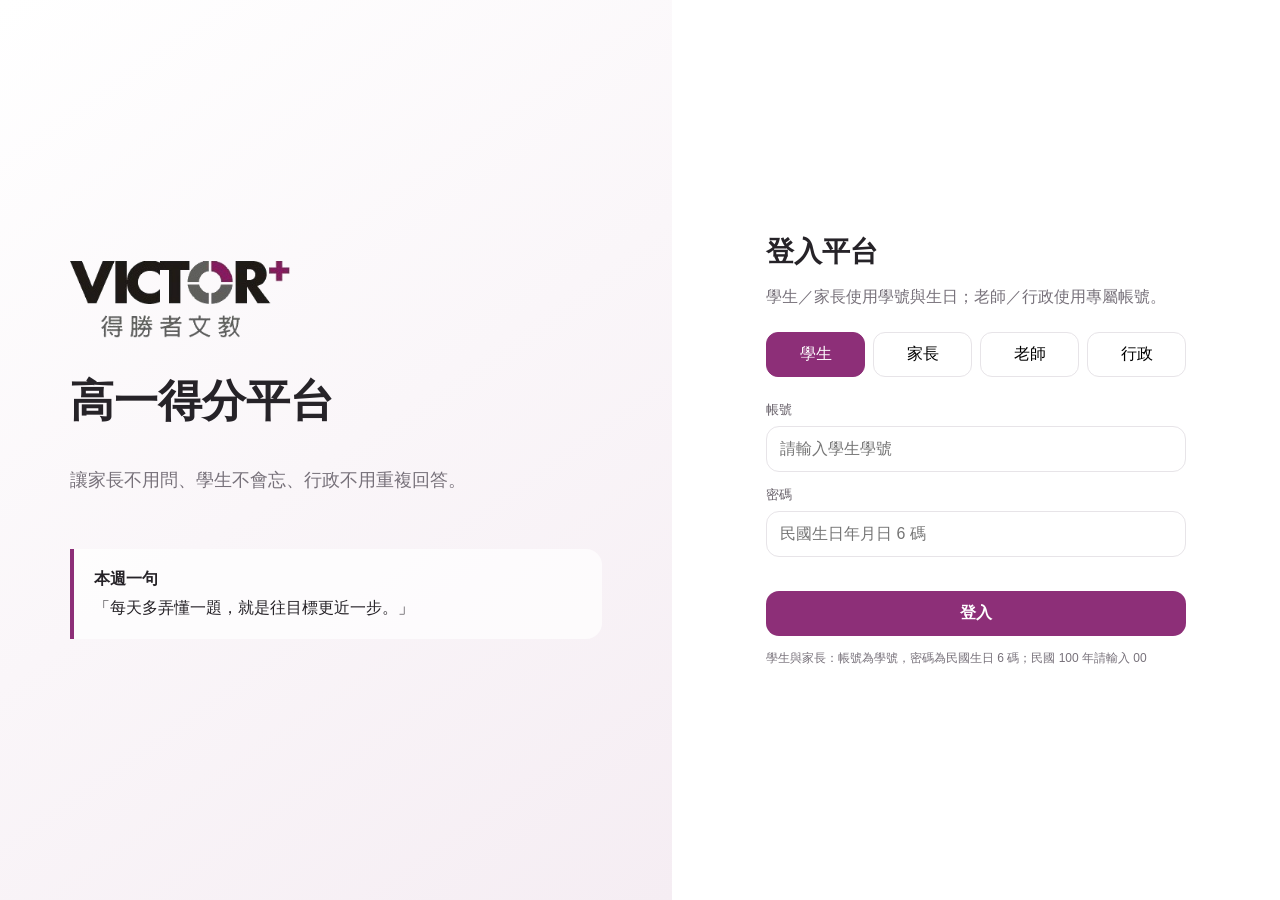
<file: victor-campus-erp-phase1/portal.html>
<!doctype html><html lang="zh-Hant"><head><meta charset="utf-8"><meta name="viewport" content="width=device-width,initial-scale=1"><title>得勝者119得分平台 Latest</title>
<style>
:root{--p:#8d2f78;--ps:#f5ebf3;--i:#262328;--m:#77717a;--b:#f7f7f8;--l:#e7e4e8;--g:#2f9d73;--gs:#e9f6f1;--a:#d5912d;--as:#fff4df;--r:#d45560;--rs:#fdecef;--bl:#3f78c7;--bls:#eaf2fd;--sh:0 14px 32px rgba(45,34,47,.08)}
*{box-sizing:border-box}body{margin:0;font-family:-apple-system,BlinkMacSystemFont,"Segoe UI","Noto Sans TC",sans-serif;background:var(--b);color:var(--i)}button,input,select,textarea{font:inherit}.hidden{display:none!important}
.login{min-height:100vh;display:grid;grid-template-columns:1.05fr .95fr;background:#fff}.heroL{padding:70px;display:flex;flex-direction:column;justify-content:center;background:linear-gradient(145deg,#fff,#f5edf3)}.heroL img{width:220px;max-width:70%;margin-bottom:34px}.heroL h1{font-size:44px;margin:0 0 16px}.heroL p{color:var(--m);font-size:18px;line-height:1.7}.quoteL{margin-top:36px;padding:20px;border-left:4px solid var(--p);background:#ffffffb8;border-radius:0 16px 16px 0}.loginP{display:grid;place-items:center;padding:50px}.box{width:min(420px,100%)}.box h2{font-size:28px;margin:0 0 8px}.box>p{color:var(--m)}.tabs{display:grid;grid-template-columns:repeat(4,1fr);gap:8px;margin:24px 0}.tab{border:1px solid var(--l);background:#fff;padding:11px;border-radius:12px}.tab.active{background:var(--p);color:#fff;border-color:var(--p)}
.field{margin:14px 0}.field label{display:block;font-size:13px;color:#665f68;margin-bottom:7px}.field input,.field select,.field textarea{width:100%;border:1px solid var(--l);border-radius:13px;padding:13px;background:#fff}.primary,.secondary{border-radius:13px;padding:12px 15px;cursor:pointer}.primary{border:0;background:var(--p);color:#fff;font-weight:750}.secondary{border:1px solid var(--l);background:#fff}.full{width:100%}.small,.meta{font-size:12px;color:var(--m)}
.app{min-height:100vh;display:grid;grid-template-columns:240px 1fr}.side{background:#fff;border-right:1px solid var(--l);padding:22px 16px}.side img{width:140px;margin:4px 10px 24px}.profile{padding:15px;border-radius:16px;background:var(--ps);margin-bottom:18px}.profile strong{display:block}.nav{display:grid;gap:7px}.nav button{border:0;background:transparent;text-align:left;padding:12px 13px;border-radius:11px;color:#615b63}.nav button.active,.nav button:hover{background:var(--ps);color:var(--p);font-weight:750}.logout{margin-top:24px}
.content{min-width:0}.top{height:72px;background:#fff;border-bottom:1px solid var(--l);padding:0 28px;display:flex;align-items:center;justify-content:space-between;position:sticky;top:0;z-index:5}.top h1{font-size:18px}.switch{display:flex;gap:8px}.switch button{font-size:12px;border:1px solid var(--l);background:#fff;padding:8px 10px;border-radius:10px}.switch button.active{background:var(--i);color:#fff}
.main{padding:28px;max-width:1500px;margin:auto}.hero{display:flex;justify-content:space-between;align-items:flex-end;gap:20px;margin-bottom:20px}.hero h2{font-size:29px;margin:0 0 6px}.date{background:#fff;border:1px solid var(--l);border-radius:13px;padding:10px 14px}.quote{display:flex;gap:16px;background:linear-gradient(135deg,#8d2f78,#a84a93);color:#fff;border-radius:20px;padding:21px 24px;margin-bottom:20px}.quote b{font-size:18px}.grid{display:grid;gap:18px}.dash{grid-template-columns:minmax(0,1.35fr) minmax(330px,.75fr)}.two{grid-template-columns:1fr 1fr}.three{grid-template-columns:repeat(3,1fr)}.four{grid-template-columns:repeat(4,1fr)}.stack{display:grid;gap:18px}
.card{background:#fff;border:1px solid var(--l);border-radius:19px;padding:20px;box-shadow:var(--sh)}.head{display:flex;justify-content:space-between;align-items:center;margin-bottom:15px}.head h3{margin:0}.pill,.status{font-size:12px;padding:6px 9px;border-radius:999px}.pill,.purple{background:var(--ps);color:var(--p)}.ok{background:var(--gs);color:var(--g)}.wait{background:var(--as);color:#a86c11}.bad{background:var(--rs);color:var(--r)}.info{background:var(--bls);color:var(--bl)}
.course,.task,.row,.notice{display:flex;align-items:center;gap:12px;padding:13px;border-radius:14px;background:#faf9fa;margin-bottom:9px}.datebox{width:54px;flex:none;text-align:center;padding:8px 5px;border-radius:11px;background:#fff;border:1px solid var(--l);font-size:12px}.datebox strong{display:block;font-size:15px}.grow{flex:1;min-width:0}.title{font-weight:760;margin-bottom:4px}.check{width:24px;height:24px;border-radius:7px;border:2px solid #c9c3ca;background:#fff;display:grid;place-items:center;cursor:pointer;flex:none}.check.checked{background:var(--g);border-color:var(--g);color:#fff}.metric{font-size:34px;font-weight:900;color:var(--p)}.progress{height:9px;background:#efedf0;border-radius:999px;overflow:hidden;margin-top:9px}.progress span{display:block;height:100%;background:linear-gradient(90deg,var(--p),#b85a9f)}.actions{display:flex;gap:8px;flex-wrap:wrap;margin-top:12px}
.page{display:none}.page.active{display:block}.table{overflow:auto}table{border-collapse:collapse;width:100%;min-width:700px}th,td{text-align:left;padding:12px 10px;border-bottom:1px solid var(--l);font-size:13px}th{color:var(--m)}.ghost{border:0;background:transparent;color:var(--p);cursor:pointer}
.seatgrid{display:grid;grid-template-columns:repeat(6,1fr);gap:10px}.seat{border:1px solid var(--l);background:#f6f5f6;border-radius:13px;padding:12px 8px;min-height:82px}.seat.present{background:var(--gs)}.seat.leave{background:var(--ps)}.seat.absent{background:var(--rs)}.seat.late{background:var(--as)}.seat.online{background:var(--bls)}.seat strong{display:block}.formgrid{display:grid;grid-template-columns:1fr 1fr;gap:14px}.formgrid .wide{grid-column:1/-1}.upload{border:2px dashed #d7ced5;border-radius:15px;padding:24px;text-align:center;color:var(--m);cursor:pointer}.alert{border-left:4px solid var(--r)}
.modalbg{position:fixed;inset:0;background:#1d171e73;display:none;align-items:center;justify-content:center;padding:20px;z-index:50}.modalbg.show{display:flex}.modal{background:#fff;width:min(600px,100%);max-height:90vh;overflow:auto;border-radius:20px;padding:22px}.modalactions{display:flex;justify-content:flex-end;gap:8px;margin-top:18px}.toast{position:fixed;right:22px;bottom:22px;background:#242126;color:#fff;padding:13px 16px;border-radius:12px;display:none;z-index:80}.toast.show{display:block}
@media(max-width:1000px){.dash,.two,.three,.four{grid-template-columns:1fr 1fr}.seatgrid{grid-template-columns:repeat(4,1fr)}}@media(max-width:760px){.login{grid-template-columns:1fr}.heroL{padding:38px 24px}.loginP{padding:28px 22px}.app{grid-template-columns:1fr}.side{display:none}.main{padding:18px 15px}.dash,.two,.three,.four{grid-template-columns:1fr}.hero{align-items:flex-start;flex-direction:column}.seatgrid{grid-template-columns:repeat(3,1fr)}}

.weather-card{display:grid;grid-template-columns:1fr auto;gap:18px;align-items:center;background:linear-gradient(135deg,#ffffff,#f2eaf1);border:1px solid var(--l);border-radius:19px;padding:18px 20px;margin-bottom:18px;box-shadow:var(--sh)}
.weather-main{display:flex;gap:14px;align-items:center}.weather-icon{font-size:34px}.weather-temp{font-size:28px;font-weight:900}
.operation-ok{display:inline-flex;align-items:center;gap:7px;background:var(--gs);color:var(--g);padding:7px 10px;border-radius:999px;font-size:12px;font-weight:750}
.exam-banner{background:linear-gradient(135deg,#fff7e7,#fff);border:1px solid #edd4a4;border-radius:18px;padding:18px;margin-bottom:18px}
.steps{display:grid;gap:10px}.step{display:grid;grid-template-columns:34px 1fr;gap:12px;align-items:start;padding:12px;border-radius:14px;background:#faf9fa}.stepno{width:28px;height:28px;border-radius:50%;display:grid;place-items:center;background:var(--p);color:#fff;font-size:12px;font-weight:800}
.file-preview{padding:12px;border:1px solid var(--l);border-radius:13px;background:#fff}.success-box{background:var(--gs);border:1px solid #bae2d1;border-radius:17px;padding:18px}.deadline{font-size:13px;font-weight:750;color:var(--r)}

.notify-badge{display:inline-grid;place-items:center;min-width:22px;height:22px;padding:0 6px;border-radius:999px;background:var(--r);color:#fff;font-size:11px;font-weight:800;margin-left:6px}
.notification-list{display:grid;gap:10px}.notification-item{display:flex;gap:12px;align-items:flex-start;padding:13px;border:1px solid var(--l);border-radius:14px;background:#fff}.notification-item.unread{border-left:4px solid var(--p);background:#fcf8fb}

.booking-grid{display:grid;grid-template-columns:150px repeat(6,minmax(135px,1fr));gap:1px;background:var(--l);border:1px solid var(--l);border-radius:16px;overflow:auto}
.booking-grid>div{background:#fff;padding:12px;min-height:56px}
.booking-head{font-weight:800;text-align:center;background:#fff8df!important}
.booking-head.sat{background:#dff4f6!important}
.slot{border:1px solid var(--l);border-radius:10px;padding:9px;text-align:center;cursor:pointer;background:#fff;min-height:50px}
.slot.available:hover{border-color:var(--p);background:var(--ps)}
.slot.mine{background:var(--gs);border-color:#9bd5bc;color:var(--g);font-weight:800}
.slot.taken{background:var(--bls);color:var(--bl)}
.slot.closed{background:#f1f1f1;color:#999;cursor:not-allowed}
.booking-summary{display:grid;grid-template-columns:1fr 1fr;gap:14px}
.confirm-card{border:1px solid #b7decf;background:var(--gs);border-radius:16px;padding:16px}
.read-btn{border:1px solid var(--p);background:#fff;color:var(--p);border-radius:10px;padding:8px 12px;cursor:pointer}
.subject-tabs{display:flex;gap:8px;flex-wrap:wrap;margin-bottom:14px}.subject-tabs button{border:1px solid var(--l);background:#fff;padding:9px 12px;border-radius:999px;cursor:pointer}.subject-tabs button.active{background:var(--p);color:#fff;border-color:var(--p)}
.parent-task{border-left:4px solid var(--a)}
.back-site-link{display:inline-flex;align-items:center;justify-content:center;border:1px solid var(--l);background:#fff;color:var(--i);padding:9px 13px;border-radius:10px;text-decoration:none;font-size:13px;font-weight:750}
.back-site-link:hover{border-color:var(--p);color:var(--p)}
.login-error{display:block;min-height:20px;margin-top:10px;color:#bd285b;font-size:12px;font-weight:750}
@media(max-width:760px){.app{display:block}.side{display:block;position:sticky;top:0;z-index:20;padding:8px 12px;border-right:0;border-bottom:1px solid var(--l);overflow:hidden}.side>img,.side>.profile,.side>.logout{display:none}.nav{display:flex;gap:6px;overflow-x:auto;padding-bottom:2px;scrollbar-width:none}.nav::-webkit-scrollbar{display:none}.nav button{flex:0 0 auto;white-space:nowrap;padding:10px 12px}.top{top:51px;height:60px;padding:0 15px}.top h1{font-size:15px}.back-site-link{padding:8px 10px}.booking-grid{min-width:760px}.card.table{overflow-x:auto}}

/* V4 live database integration */
.live-strip{display:flex;align-items:center;gap:9px;padding:9px 12px;border:1px solid #cce9dc;background:#f0faf6;color:#26795b;border-radius:12px;font-size:12px;font-weight:750}.live-dot{width:8px;height:8px;border-radius:50%;background:#35b985;box-shadow:0 0 0 5px rgba(53,185,133,.12)}.sync-muted{color:var(--m);font-size:12px}.empty-state{padding:28px;text-align:center;color:var(--m);background:#faf9fa;border-radius:14px}.api-loading{opacity:.55;pointer-events:none}.toolbar{display:flex;justify-content:space-between;align-items:center;gap:12px;margin-bottom:15px}.toolbar .actions{margin:0}.data-table td:first-child{font-weight:800}.data-error{padding:13px;border-radius:12px;background:var(--rs);color:var(--r);font-size:13px}.student-summary{display:grid;grid-template-columns:repeat(3,1fr);gap:12px;margin-bottom:16px}.student-summary>div{padding:15px;border:1px solid var(--l);border-radius:14px;background:#fff}.student-summary b{display:block;font-size:24px;color:var(--p)}
@media(max-width:760px){.student-summary{grid-template-columns:1fr}.toolbar{align-items:stretch;flex-direction:column}.toolbar .primary{width:100%}}

.student-tools{display:grid;grid-template-columns:minmax(220px,1fr) 180px;gap:10px;margin:12px 0 14px}.student-tools input,.student-tools select{width:100%;border:1px solid var(--l);border-radius:12px;padding:11px 12px;background:#fff}.student-row-actions{display:flex;gap:6px}.student-row-actions button{border:1px solid var(--l);background:#fff;border-radius:9px;padding:7px 10px;cursor:pointer}.student-row-actions button:hover{border-color:var(--p);color:var(--p)}@media(max-width:760px){.student-tools{grid-template-columns:1fr}}
</style></head><body>
<section id="login"><div class="login"><div class="heroL"><img src="logo.png"><h1>高一得分平台</h1><p>讓家長不用問、學生不會忘、行政不用重複回答。</p><div class="quoteL"><b>本週一句</b><div style="margin-top:8px">「每天多弄懂一題，就是往目標更近一步。」</div></div></div><div class="loginP"><div class="box"><h2>登入平台</h2><p>學生／家長使用學號與生日；老師／行政使用專屬帳號。</p><div class="tabs"><button class="tab active" data-login="student">學生</button><button class="tab" data-login="parent">家長</button><button class="tab" data-login="teacher">老師</button><button class="tab" data-login="admin">行政</button></div><div class="field"><label>帳號</label><input id="portalAccount" inputmode="numeric" autocomplete="username" placeholder="請輸入學生學號"></div><div class="field"><label>密碼</label><input id="portalPassword" type="password" inputmode="numeric" autocomplete="current-password" maxlength="6" placeholder="民國生日年月日 6 碼"></div><div id="portalLoginError" class="login-error" aria-live="polite"></div><button id="loginBtn" class="primary full">登入</button><div class="small" style="margin-top:14px">學生與家長：帳號為學號，密碼為民國生日 6 碼；民國 100 年請輸入 00</div></div></div></div></section>
<section id="app" class="hidden"><div class="app"><aside class="side"><img src="logo.png"><div class="profile"><strong id="pname"></strong><div id="pmeta" class="small"></div></div><div id="nav" class="nav"></div><button id="logout" class="secondary full logout">登出</button></aside><div class="content"><header class="top"><h1>得勝者文教｜高一得分平台</h1><a class="back-site-link" href="index.html">返回官網</a></header><main class="main">
<div id="studentPages">
<section id="student-home" class="page"><div class="weather-card">
<div class="weather-main"><div class="weather-icon">🌤️</div><div><div class="weather-temp">臺北市 31°C</div><div class="meta">午後短暫雷陣雨機率 40%，外出記得攜帶雨具。</div></div></div>
<div style="text-align:right"><div class="operation-ok">● 臺北市正常上班上課</div><div class="meta" style="margin-top:8px">得勝者今日正常上課</div></div></div><div class="hero"><div><h2>晚上好，王得勝</h2><div class="meta">這是你本週的課程與待完成事項。</div></div><div class="date">2026/08/02｜星期日</div></div><div class="quote"><div>✦</div><div><b>「會寫完只是第一步，訂正完成才是真的學會。」</b><div class="small" style="color:#fff">本週一句｜建州老師</div></div></div><div class="grid dash"><div class="stack"><div class="card"><div class="head"><h3>本週課程</h3><span class="pill">依已報名科目</span></div>
<div class="course"><div class="datebox"><strong>二</strong>18:30</div><div class="grow"><div class="title">英文雙周解題</div><div class="meta">Penny｜602教室</div></div><span class="status ok">已出席</span></div>
<div class="course"><div class="datebox"><strong>三</strong>18:30</div><div class="grow"><div class="title">數學</div><div class="meta">解創智・解涵清｜602教室</div></div><span class="status ok">已出席</span></div>
<div class="course"><div class="datebox"><strong>六</strong>18:30</div><div class="grow"><div class="title">化學</div><div class="meta">金刀｜公園大教室</div></div><span class="status wait">待上課</span></div></div>
<div class="card"><div class="head"><h3>7天內待完成事項</h3><span class="pill">小考／作業</span></div>
<div class="task"><button class="check" data-task="m"></button><div class="grow"><div class="title">數學講義 P.25–30</div><div class="meta">8/4前完成</div></div><span id="mStatus" class="status wait">尚未開始</span></div>
<div class="task"><button class="check" data-task="c"></button><div class="grow"><div class="title">化學 P.25–28，共16題</div><div class="meta">8/8前完成</div></div><span id="cStatus" class="status wait">尚未開始</span></div>
<div class="task"><div class="datebox"><strong>考</strong>8/5</div><div class="grow"><div class="title">英文單字 U3–U4</div><div class="meta">小考範圍</div></div><span class="status info">準備中</span></div><div class="actions"><button class="secondary jump" data-target="student-homework">查看全部作業</button></div></div></div>
<div class="stack"><div class="card"><div class="head"><h3>最近一次周考</h3><span class="pill">化學</span></div><div class="metric">86</div><div class="meta">頂標70｜前標70｜均標60</div><div class="actions"><button class="secondary jump" data-target="student-scores">查看詳情</button></div></div><div class="card"><div class="head"><h3>本週作業</h3><span class="pill">老師確認為準</span></div><div class="title">完成3／5</div><div class="progress"><span style="width:60%"></span></div><div class="meta" style="margin-top:8px">1份待訂正、1份未完成</div></div><div class="card alert"><div class="head"><h3>補課中心</h3><span class="status bad">1項</span></div><div class="title">8/1 化學</div><div class="meta">影片未看完、作業未上傳</div><div class="actions"><button class="primary jump" data-target="student-makeup">前往補課</button></div></div></div></div></section>
<section id="student-homework" class="page"><div class="hero"><div><h2>作業中心</h2><div class="meta">學生可回報完成，正式狀態以檢查紀錄為準。</div></div></div><div class="grid two"><div class="card"><div class="row"><button class="check" data-task="m2"></button><div class="grow"><div class="title">數學講義 P.25–30</div><div class="meta">下次上課前完成</div></div><span id="m2Status" class="status wait">進行中</span></div><div class="row"><div class="check checked">✓</div><div class="grow"><div class="title">物理講義 P.18–22</div><div class="meta">學生已回報完成</div></div><span class="status purple">待確認</span></div><div class="row"><div class="datebox"><strong>訂</strong></div><div class="grow"><div class="title">化學周考訂正</div><div class="meta">寫完未訂正</div></div><span class="status wait">待訂正</span></div></div><div class="card"><div class="notice"><span class="status ok">完成</span><div class="grow meta">題目、過程及訂正完成</div></div><div class="notice"><span class="status wait">待補過程</span><div class="grow meta">部分題目缺少計算過程</div></div><div class="notice"><span class="status bad">未完成</span><div class="grow meta">有缺題，記錄缺少題數</div></div></div></div></section>
<section id="student-scores" class="page">
<div class="hero"><div><h2>周考成績</h2><div class="meta">固定線上學生與當次請假學生可下載試題；所有學生可查看詳解。</div></div></div>
<div class="card table"><table>
<tr><th>日期</th><th>科目</th><th>範圍</th><th>分數</th><th>頂標</th><th>前標</th><th>均標</th><th>試題</th><th>詳解</th></tr>
<tr><td>8/1</td><td>化學</td><td>基礎化學講義(一) P.19–24</td><td><b>86</b></td><td>70</td><td>70</td><td>60</td>
<td><button class="ghost" onclick="toast('已下載化學週考試題（示範）')">下載試題</button><div class="meta">本次請假，可下載</div></td>
<td><button class="ghost" onclick="toast('已開啟化學週考詳解（示範）')">查看詳解</button></td></tr>
<tr><td>7/30</td><td>數學</td><td>集合與邏輯</td><td><b>91</b></td><td>92</td><td>84</td><td>76</td>
<td><span class="status purple">已到班應考</span><div class="meta">無需下載試題</div></td>
<td><button class="ghost" onclick="toast('已開啟數學週考詳解（示範）')">查看詳解</button></td></tr>
</table></div>
<div class="card" style="margin-top:18px"><div class="head"><h3>試題下載規則</h3></div>
<div class="notice"><span class="status info">固定線上</span><div class="grow"><div class="title">每次週考皆可下載試題</div><div class="meta">下載後自行作答，並依指定期限上傳。</div></div></div>
<div class="notice"><span class="status wait">當次請假</span><div class="grow"><div class="title">該次週考開放下載試題</div><div class="meta">完成後需補交作答檔案或照片。</div></div></div>
<div class="notice"><span class="status ok">正常到班</span><div class="grow"><div class="title">課堂已取得紙本試題</div><div class="meta">前台保留詳解，不重複提供試題下載。</div></div></div>
</div></section>
<section id="student-makeup" class="page">
<div class="hero"><div><h2>補課中心</h2><div class="meta">正常出席不需補課；請假或固定線上學生才會建立試題、影片與作業任務。</div></div></div>
<div class="card alert"><div class="head"><h3>8/1 金刀化學｜家長請假</h3><span class="status bad">3項待完成</span></div>
<div class="row"><div class="grow"><div class="title">教材</div><div class="meta">基礎化學講義(一)｜已領取</div></div><span class="status ok">完成</span></div>
<div class="row"><div class="grow"><div class="title">週考試題</div><div class="meta">請下載試題，完成作答後補交。</div></div><button class="secondary" onclick="toast('已下載化學週考試題（示範）')">下載試題</button></div>
<div class="row"><div class="grow"><div class="title">補課影片</div><div class="meta">已上架，尚未看完</div></div><a class="primary" href="https://www.soarogo.com/victor/login" target="_blank">前往 SoarGo</a></div>
<div class="row"><div class="grow"><div class="title">請假補交作業</div><div class="meta">化學 P.25–28，共16題｜截止 8/8 18:00</div></div><button class="secondary" onclick="openM('leaveHomework')">上傳作業</button></div>
<div class="row"><div class="grow"><div class="title">週考作答補交</div><div class="meta">請上傳作答紙或清楚照片</div></div><button class="secondary" onclick="openM('quizUpload')">上傳作答</button></div>
<div class="row"><div class="grow"><div class="title">行政確認</div><div class="meta">影片、週考與作業皆完成後結案</div></div><span class="status wait">待確認</span></div>
</div>
<div class="card" style="margin-top:18px"><div class="head"><h3>固定線上學生規則</h3></div>
<div class="meta">固定線上學生每堂課皆顯示影片、試題下載與作業上傳；不會顯示實體出席或請假補課字樣。</div>
</div></section>
<section id="student-materials" class="page"><div class="hero"><div><h2>教材領取</h2><div class="meta">可主動回報，行政再確認。</div></div></div><div class="card"><div class="title">化學｜基礎化學講義（二）</div><div class="meta">8/8發放，8/15起使用</div><div class="actions"><button id="matBtn" class="primary">我已領到教材</button></div><div id="matDone" class="notice hidden"><span class="status purple">已回報</span><div class="grow meta">等待行政確認</div><button id="undo" class="ghost">撤回</button></div></div></section>
<section id="student-tutoring" class="page">
<div class="hero"><div><h2>下週輔導預約</h2><div class="meta">每週日晚上開放下週時段；每段20分鐘，每人最多預約2段。</div></div><div class="date">更新時間：週日 20:00</div></div>
<div class="exam-banner"><b>預約規則</b><div class="meta" style="margin-top:6px">同一位學生不可重複預約相同時段；最多預約2段。若需取消，請至少於預約時間前一天操作。</div></div>
<div class="card">
<div class="head"><h3>115年8月份輔導排班</h3><span class="pill">高一</span></div>
<div class="booking-grid" id="bookingGrid"></div>
</div>
<div class="booking-summary" style="margin-top:18px">
<div class="card"><div class="head"><h3>我的預約</h3><span class="status ok">已預約 1／2 段</span></div>
<div id="myBookings">
<div class="confirm-card"><div class="title">8/3（一）13:00–13:20</div><div class="meta">冠瑜老師｜數物化生／讀書計畫｜得勝者壽德六樓</div><div class="actions"><button class="secondary" onclick="openM('bookingDetail')">查看詳情</button><button class="secondary" onclick="toast('已提出取消預約（示範）')">取消預約</button></div></div>
</div></div>
<div class="card"><div class="head"><h3>預約前先想一想</h3></div>
<div class="field"><label>輔導類型</label><select><option>解題輔導</option><option>讀書計畫</option></select></div>
<div class="field"><label>今天最想問什麼？</label><textarea rows="4" placeholder="例如：排列組合第23題、讀書時間安排、複習速度太慢"></textarea></div>
<div class="meta">老師在輔導前即可先看到問題，縮短確認時間。</div></div>
</div>
<div class="card" style="margin-top:18px"><div class="head"><h3>過去輔導紀錄</h3></div>
<div class="row"><div class="grow"><div class="title">7/30 誠貴老師｜排列組合</div><div class="meta">完成第23–35題，提醒下次帶錯題本</div></div><span class="status ok">已完成</span></div>
<div class="row"><div class="grow"><div class="title">7/16 冠瑜老師｜讀書計畫</div><div class="meta">建立一週複習時段表</div></div><span class="status ok">已完成</span></div>
</div></section>
<section id="student-scholarship" class="page">
<div class="hero"><div><h2>段考成績回報與獎學金</h2><div class="meta">所有學生皆需回報段考成績；符合資格者再進入獎學金申請。</div></div></div>
<div class="exam-banner"><div class="head"><h3>114學年度第二學期第一次段考</h3><span class="status wait">回報開放中</span></div>
<div class="grid two"><div><div class="meta">成績回報期限</div><div class="title">2026/08/12 23:59</div></div><div><div class="meta">獎學金申請期限</div><div class="title">2026/08/16 23:59</div></div></div>
<div class="deadline" style="margin-top:10px">距成績回報截止尚有 10 天</div></div>
<div class="grid two">
<div class="card">
<div class="head"><h3>第一步｜回報段考成績</h3><span class="pill">全體學生必填</span></div>
<div class="steps">
<div class="step"><div class="stepno">1</div><div><div class="title">上傳成績單</div><div class="meta">手機翻拍即可，支援 JPG、PNG、PDF，可一次上傳多張。</div><div class="actions"><button class="secondary" onclick="toast('已選擇成績單照片（示範）')">上傳成績單</button></div></div></div>
<div class="step"><div class="stepno">2</div><div><div class="title">或手動輸入</div><div class="meta">成績單尚未取得時，可先輸入各科分數，之後再補證明。</div><div class="actions"><button class="secondary" onclick="openM('scoreReport')">手動輸入成績</button></div></div></div>
</div></div>
<div class="card">
<div class="head"><h3>資格自動判斷</h3><span class="pill">限實際補習科目</span></div>
<div class="row"><div class="grow"><div class="title">數學 97分</div><div class="meta">實際補習科目</div></div><span class="status ok">符合 500元</span></div>
<div class="row"><div class="grow"><div class="title">物理 92分／班排第一</div><div class="meta">分數200元、排名600元，系統自動擇優</div></div><span class="status ok">符合 600元</span></div>
<div class="row"><div class="grow"><div class="title">英文 88分</div><div class="meta">已完成一般成績回報</div></div><span class="status info">未達門檻</span></div>
</div></div>
<div class="success-box" style="margin-top:18px"><div class="title" style="font-size:20px">🎉 恭喜！你有 2 科符合獎學金申請資格</div>
<div class="meta" style="margin-top:6px">數學預估 500 元、物理預估 600 元。請在申請期限內完成後續證明上傳。</div>
<div class="actions"><button class="primary" onclick="openM('sch')">繼續申請獎學金</button>
<button class="secondary" onclick="toast('班排名證明請洽行政老師索取')">洽行政索取證明</button></div>
<div class="meta" style="margin-top:8px">若學校未公布班排名，請洽行政老師索取證明，請導師或科任老師簽名後上傳。</div></div>
<div class="card" style="margin-top:18px"><div class="head"><h3>申請紀錄</h3></div>
<div class="table"><table><tr><th>活動</th><th>科目</th><th>依據</th><th>金額</th><th>狀態</th></tr>
<tr><td>114-2 一段</td><td>數學</td><td>97分</td><td>500元</td><td><span class="status wait">待送出</span></td></tr>
<tr><td>114-2 一段</td><td>物理</td><td>班排第一</td><td>600元</td><td><span class="status wait">待補證明</span></td></tr></table></div></div>
</section>
</div>
<div id="parentPages"><section id="parent-home" class="page"><div class="weather-card">
<div class="weather-main"><div class="weather-icon">🌤️</div><div><div class="weather-temp">臺北市 31°C</div><div class="meta">午後短暫雷陣雨機率 40%</div></div></div>
<div style="text-align:right"><div class="operation-ok">● 正常上班上課</div><div class="meta" style="margin-top:8px">得勝者今日正常營運</div></div></div><div class="hero"><div><h2>王得勝的學習概況</h2><div class="meta">30秒掌握需要關心的事項。</div></div><div class="date">本週狀態：需留意</div></div><div class="quote"><div>✦</div><div><b>「先把訂正完成，再追求更多題目。」</b><div class="small" style="color:#fff">本週老師提醒</div></div></div><div class="grid four"><div class="card"><div class="meta">本週作業</div><div class="metric">3/5</div></div><div class="card"><div class="meta">本月出席</div><div class="metric">8/9</div></div><div class="card"><div class="meta">補課</div><div class="metric">1</div></div><div class="card"><div class="meta">教材待領</div><div class="metric">1</div></div></div><div class="card alert" style="margin-top:18px"><div class="head"><h3>重要公告</h3><span class="status bad">請確認已讀</span></div>
<div class="title">8/8 教室異動通知</div><div class="meta">化學課改至公園大教室，課程時間不變。</div>
<div class="actions"><button id="readAnnouncementBtn" class="read-btn">我已閱讀</button><span id="readAnnouncementStatus" class="meta"></span></div></div><div class="grid two" style="margin-top:18px"><div class="card alert"><div class="notice"><span class="status bad">補課</span><div class="grow"><div class="title">8/1化學尚未完成</div><div class="meta">影片未看完、作業未上傳</div></div></div><div class="notice"><span class="status wait">教材</span><div class="grow"><div class="title">化學講義（二）未領</div><div class="meta">請主動聯絡班導</div></div><button class="ghost jump" data-target="parent-materials">查看</button></div></div><div class="card"><div class="row"><div class="grow"><div class="title">化學86分</div><div class="meta">頂標70｜均標60</div></div><span class="status ok">高於頂標</span></div></div></div></section><section id="parent-tutoring" class="page">
<div class="hero"><div><h2>輔導預約與紀錄</h2><div class="meta">家長可查看與協助預約，但與學生共用同一筆預約，無法重複。</div></div></div>
<div class="card"><div class="head"><h3>目前預約</h3><span class="status ok">已確認</span></div>
<div class="confirm-card"><div class="title">7/30（四）14:30–15:00</div><div class="meta">誠貴老師｜得勝者壽德六樓</div><div class="meta" style="margin-top:8px">請攜帶補習班／學校講義、考卷、筆記本或讀書計畫表，並提早到櫃台報到。</div><div class="actions"><button class="secondary">查看詳情</button></div></div></div>
<div class="card" style="margin-top:18px"><div class="head"><h3>輔導紀錄</h3></div>
<div class="row"><div class="grow"><div class="title">7/16 讀書計畫</div><div class="meta">已建立每週複習計畫</div></div><span class="status ok">已完成</span></div>
</div></section>
<section id="parent-materials" class="page"><div class="hero"><div><h2>教材與補課追蹤</h2></div></div><div class="card alert"><div class="title">化學講義（二）</div><div class="meta">請家長主動聯絡班導安排領取</div><div class="actions"><button class="primary" onclick="toast('已回報領取，等待行政確認')">我已領到教材</button></div></div></section></div>

<div id="teacherPages">
<section id="teacher-dashboard" class="page"><div class="hero"><div><h2>老師教學總覽</h2><div class="meta">只顯示本人授課班級與待處理事項。</div></div><div class="date">今日 3 項</div></div><div class="grid four"><div class="card"><div class="meta">今日課程</div><div class="metric">2</div></div><div class="card alert"><div class="meta">待完成點名</div><div class="metric">1</div><button class="ghost jump" data-target="teacher-attendance">前往點名</button></div><div class="card"><div class="meta">待批改作業</div><div class="metric">8</div><button class="ghost jump" data-target="teacher-assignments">查看</button></div><div class="card"><div class="meta">待登錄成績</div><div class="metric">1</div><button class="ghost jump" data-target="teacher-scores">登錄</button></div></div><div class="card" style="margin-top:18px"><div class="head"><h3>我的班級</h3><span class="pill">老師專屬</span></div><div class="table"><table><tr><th>班級</th><th>時間</th><th>人數</th><th>狀態</th></tr><tr><td>高一數學 A 班</td><td>週三 18:30</td><td>31</td><td><span class="status ok">正常</span></td></tr><tr><td>高一數學進度班</td><td>週日 13:30</td><td>33</td><td><span class="status info">待備課</span></td></tr></table></div></div></section>
<section id="teacher-attendance" class="page"><div class="hero"><div><h2>我的班級點名</h2><div class="meta">老師只能操作自己授課的班級。</div></div></div><div class="card"><div class="actions"><button id="teacherAllPresent" class="secondary">一鍵全班出席</button><button id="teacherSaveAttendance" class="primary">儲存點名</button></div><div id="teacherSeatgrid" class="seatgrid" style="margin-top:16px"></div></div></section>
<section id="teacher-assignments" class="page"><div class="hero"><div><h2>作業批改</h2><div class="meta">確認完成、退回補件或留下評語。</div></div></div><div class="card table"><table><tr><th>學生</th><th>作業</th><th>狀態</th><th>操作</th></tr><tr><td>王得勝</td><td>數學講義 P.25–30</td><td><span class="status purple">待確認</span></td><td><button class="ghost teacher-action">確認完成</button></td></tr><tr><td>林品妤</td><td>單元練習 3</td><td><span class="status wait">缺計算過程</span></td><td><button class="ghost teacher-return">退回補件</button></td></tr></table></div></section>
<section id="teacher-scores" class="page"><div class="hero"><div><h2>成績登錄</h2><div class="meta">僅能登錄本人授課班級。</div></div></div><div class="card"><div class="formgrid"><div class="field"><label>班級</label><select><option>高一數學 A 班</option><option>高一數學進度班</option></select></div><div class="field"><label>評量名稱</label><input value="單元測驗 3"></div></div><div class="table"><table><tr><th>學生</th><th>分數</th></tr><tr><td>王得勝</td><td><input class="teacher-score" type="number" min="0" max="100" value="92"></td></tr><tr><td>林品妤</td><td><input class="teacher-score" type="number" min="0" max="100" value="88"></td></tr></table></div><div class="actions"><button id="teacherSaveScores" class="primary">儲存成績</button></div></div></section>
<section id="teacher-materials" class="page"><div class="hero"><div><h2>教材中心</h2><div class="meta">上傳本人課程教材與講義版本。</div></div></div><div class="card"><div class="upload" id="teacherUploadMaterial">點擊選擇教材檔案（PDF）</div><div class="actions"><button id="teacherPublishMaterial" class="primary">發布到班級</button></div></div></section>
</div>
<div id="adminPages"><section id="admin-dashboard" class="page"><div class="hero"><div><h2>今日營運中心</h2><div class="meta">優先處理會影響前台的事項。</div></div><div class="date">待處理14項</div></div><div class="grid four"><div class="card alert"><div class="meta">未完成點名</div><div class="metric">1堂</div><button class="ghost jump" data-target="admin-attendance">處理</button></div><div class="card"><div class="meta">通知待發布</div><div class="metric">2堂</div><button class="ghost jump" data-target="admin-publish">處理</button></div><div class="card"><div class="meta">待確認作業</div><div class="metric">8</div></div><div class="card"><div class="meta">教材待確認</div><div class="metric">3</div><button class="ghost jump" data-target="admin-materials">處理</button></div></div><div class="grid two" style="margin-top:18px">
<div class="card"><div class="head"><h3>新作業送交通知 <span class="notify-badge" id="submissionBadge">3</span></h3><button class="ghost jump" data-target="admin-submissions">全部查看</button></div>
<div class="notification-list">
<div class="notification-item unread"><span class="status purple">新送出</span><div class="grow"><div class="title">王得勝｜化學請假補交作業</div><div class="meta">剛剛上傳 4 張照片｜P.25–28，共16題</div></div></div>
<div class="notification-item unread"><span class="status info">週考</span><div class="grow"><div class="title">林子晴｜物理週考作答</div><div class="meta">5分鐘前上傳 PDF</div></div></div>
<div class="notification-item"><span class="status wait">待確認</span><div class="grow"><div class="title">張育誠｜數學訂正</div><div class="meta">今天 13:20 上傳</div></div></div>
</div></div>
<div class="card"><div class="head"><h3>未完成自動追蹤</h3></div><div class="notice"><span class="status bad">逾期</span><div class="grow"><div class="title">王得勝｜化學補課</div><div class="meta">影片未完成、作業未上傳</div></div></div><div class="notice"><span class="status wait">教材</span><div class="grow"><div class="title">3人未領化學講義（二）</div></div></div>
<div class="notice"><span class="status bad">補交作業</span><div class="grow"><div class="title">4位請假學生尚未補交作業</div><div class="meta">可依課程與截止時間篩選</div></div></div>
<div class="notice"><span class="status wait">週考補交</span><div class="grow"><div class="title">2位學生尚未上傳週考作答</div><div class="meta">固定線上1位、請假1位</div></div></div></div><div class="card"><div class="row"><div class="check checked">✓</div><div class="grow title">座位表點名</div><span class="status ok">完成</span></div><div class="row"><div class="check"></div><div class="grow title">貼入課後通知</div><span class="status wait">待處理</span></div><div class="row"><div class="check"></div><div class="grow title">上傳Excel成績</div><span class="status wait">待處理</span></div></div></div></section>
<section id="admin-students" class="page"><div class="hero"><div><h2>學生管理</h2><p class="meta">資料直接同步至 Google 試算表「學生資料」。</p></div><div class="live-strip"><span class="live-dot"></span><span>資料庫連線中</span></div></div><div class="student-summary"><div><span class="meta">學生總數</span><b id="studentCount">—</b></div><div><span class="meta">在學人數</span><b id="activeStudentCount">—</b></div><div><span class="meta">待補資料</span><b id="incompleteStudentCount">—</b></div></div><div class="card"><div class="toolbar"><div><h3 style="margin:0 0 4px">學生名冊</h3><div id="studentSyncTime" class="sync-muted">尚未同步</div></div><div class="actions"><button id="refreshStudents" class="secondary">重新整理</button><button class="primary" onclick="openM('studentCreate')">＋ 新增學生</button></div></div><div id="studentApiError" class="data-error hidden"></div><div class="student-tools"><input id="studentSearch" type="search" placeholder="搜尋學號、姓名、學校、班級或家長ID"><select id="studentStatusFilter"><option value="">全部狀態</option><option value="在學">在學</option><option value="停用">停用</option><option value="待確認">待確認</option></select></div><div class="table"><table class="data-table"><thead><tr><th>學號</th><th>姓名</th><th>年級</th><th>學校</th><th>班級</th><th>家長ID</th><th>狀態</th><th>操作</th></tr></thead><tbody id="studentRows"><tr><td colspan="8"><div class="empty-state">讀取資料中…</div></td></tr></tbody></table></div></div></section><section id="admin-submissions" class="page">
<div class="hero"><div><h2>作業送交審核</h2><div class="meta">學生一送出，行政端即時顯示通知並進入待確認清單。</div></div><div class="date">待確認 3 份</div></div>
<div class="grid two">
<div class="card">
<div class="head"><h3>待確認作業</h3><span class="pill">依上傳時間排序</span></div>
<div class="notification-list">
<div class="notification-item unread"><div class="grow"><div class="title">王得勝｜化學請假補交作業</div><div class="meta">P.25–28，共16題｜上傳4張照片｜剛剛</div><div class="actions"><button class="primary" onclick="openM('reviewHomework')">立即審核</button></div></div></div>
<div class="notification-item unread"><div class="grow"><div class="title">林子晴｜物理週考作答</div><div class="meta">PDF 1份｜5分鐘前</div><div class="actions"><button class="secondary" onclick="toast('已開啟週考作答（示範）')">查看</button><button class="primary" onclick="toast('已確認週考作答')">確認</button></div></div></div>
<div class="notification-item"><div class="grow"><div class="title">張育誠｜數學訂正</div><div class="meta">圖片3張｜今天13:20</div><div class="actions"><button class="secondary" onclick="openM('reviewHomework')">審核</button></div></div></div>
</div></div>
<div class="card">
<div class="head"><h3>審核後可設定</h3></div>
<div class="notice"><span class="status ok">完成</span><div class="grow meta">題目、過程與訂正皆完成</div></div>
<div class="notice"><span class="status wait">待訂正</span><div class="grow meta">題目已寫完，但錯題尚未訂正</div></div>
<div class="notice"><span class="status wait">待補過程</span><div class="grow meta">部分題目缺少計算過程</div></div>
<div class="notice"><span class="status bad">未完成</span><div class="grow meta">有缺題，可輸入缺題數</div></div>
<div class="notice"><span class="status bad">退回補件</span><div class="grow meta">照片模糊、頁面缺漏或內容無法辨識</div></div>
</div></div>
</section>
<section id="admin-attendance" class="page"><div class="hero"><div><h2>座位表點名</h2><div class="meta">點選座位切換狀態。</div></div></div><div class="card"><div class="actions"><button id="allPresent" class="secondary">一鍵全班出席</button><button class="primary" onclick="toast('點名完成，補課與缺席追蹤已建立')">完成點名</button></div><div id="seatgrid" class="seatgrid" style="margin-top:16px"></div></div></section>
<section id="admin-publish" class="page"><div class="hero"><div><h2>課後通知發布</h2><div class="meta">貼入通知＋上傳Excel。</div></div></div><div class="grid two"><div class="card"><div class="field"><label>課後通知</label><textarea id="raw" rows="14">⚗️0801【高一上自然科-金刀化學(六晚)】課後通知

📌今日進度：
【基礎化學講義(一)】p.19-24

📌回家作業：p.25-28 (共16題)

📌本日週考班級表現
頂標(PR88)：70
前標(PR75)：70
均標(PR50)：60</textarea></div><div class="upload" onclick="toast('已選擇Excel成績檔（示範）')">點擊選擇Excel／CSV</div>
<div class="grid two" style="margin-top:12px">
<div class="upload" onclick="toast('已上傳週考試題（示範）')">上傳週考試題<br><span class="small">提供固定線上／當次請假學生下載</span></div>
<div class="upload" onclick="toast('已上傳週考詳解（示範）')">上傳週考詳解<br><span class="small">所有學生皆可查看</span></div>
</div><div class="actions"><button id="parse" class="primary">AI自動拆解（示範）</button></div></div><div class="card"><div class="formgrid"><div class="field"><label>日期</label><input value="2026-08-01"></div><div class="field"><label>科目</label><select><option>化學</option></select></div><div class="field wide"><label>今日進度</label><input id="prog"></div><div class="field wide"><label>回家作業</label><input id="hw"></div><div class="field"><label>頂標</label><input id="topv"></div><div class="field"><label>前標</label><input id="frontv"></div><div class="field"><label>均標</label><input id="meanv"></div></div><div class="actions"><button class="primary" onclick="toast('已發布，學生與家長首頁同步更新')">確認並發布</button><button class="secondary">儲存草稿</button></div></div></div></section>
<section id="admin-materials" class="page"><div class="hero"><div><h2>教材發放與確認</h2></div></div><div class="card table"><table><tr><th>學生</th><th>類型</th><th>教材</th><th>狀態</th><th>操作</th></tr><tr><td>王得勝</td><td>實體</td><td>化學講義（二）</td><td><span class="status purple">已回報</span></td><td><button class="ghost" onclick="toast('已確認領取')">確認</button></td></tr><tr><td>林子晴</td><td>固定線上</td><td>化學講義（二）</td><td><span class="status info">已回報收到</span></td><td><button class="ghost" onclick="toast('已確認簽收')">確認</button></td></tr></table></div></section>
<section id="admin-score-campaign" class="page">
<div class="hero"><div><h2>段考回報活動設定</h2><div class="meta">每一次建立活動時設定學年度、學期、段考次別與期限。</div></div></div>
<div class="grid two"><div class="card"><div class="head"><h3>活動基本設定</h3><span class="pill">可重複建立</span></div>
<div class="formgrid">
<div class="field"><label>學年度</label><input value="114"></div>
<div class="field"><label>學期</label><select><option>第一學期</option><option selected>第二學期</option></select></div>
<div class="field"><label>段考次別</label><select><option selected>第一次段考</option><option>第二次段考</option><option>第三次段考</option></select></div>
<div class="field"><label>活動名稱</label><input value="114學年度第二學期第一次段考"></div>
<div class="field"><label>成績回報開始</label><input type="datetime-local" value="2026-08-02T12:00"></div>
<div class="field"><label>成績回報截止</label><input type="datetime-local" value="2026-08-12T23:59"></div>
<div class="field"><label>獎學金申請開始</label><input type="datetime-local" value="2026-08-02T12:00"></div>
<div class="field"><label>獎學金申請截止</label><input type="datetime-local" value="2026-08-16T23:59"></div>
</div><div class="actions"><button class="primary" onclick="toast('活動設定已儲存，學生與家長端同步顯示期限')">儲存並發布</button></div></div>
<div class="card"><div class="head"><h3>證明與請款設定</h3></div>
<div class="row"><div class="grow"><div class="title">班排名證明</div><div class="meta">學校未公布排名時使用</div></div><button class="ghost" onclick="toast('證明文件不公開，請由行政端提供')">由行政端提供</button></div>
<div class="row"><div class="grow"><div class="title">成績單證明</div><div class="meta">學生手機翻拍或 PDF 皆可</div></div><span class="status ok">開放</span></div>
<div class="row"><div class="grow"><div class="title">會計請款證明</div><div class="meta">核准後可批次匯出申請明細與證明文件</div></div><button class="ghost" onclick="toast('已產生會計請款下載包（示範）')">統一下載</button></div>
</div></div>
</section>
<section id="admin-scholarship" class="page"><div class="hero"><div><h2>獎學金審核</h2><div class="meta">審核完成後可統一下載會計請款證明。</div></div><div class="actions"><button class="secondary" onclick="toast('已匯出請款總表 Excel（示範）')">下載請款總表</button><button class="primary" onclick="toast('已打包成績單與排名證明（示範）')">統一下載證明</button></div></div><div class="card table"><table><tr><th>學生</th><th>科目</th><th>分數</th><th>班排</th><th>建議</th><th>操作</th></tr><tr><td>王得勝</td><td>數學</td><td>97（500）</td><td>第二（300）</td><td><b>500元</b></td><td><button class="ghost" onclick="toast('已核准500元')">核准</button></td></tr></table></div></section></div>
</main></div></div></section>
<div id="bookingDetail" class="modalbg"><div class="modal"><h3>輔導預約確認</h3>
<div class="confirm-card"><div class="title">💌 解題輔導／讀書計畫預約成功</div>
<div class="row"><div class="grow"><div class="meta">日期</div><div class="title">7/30（四）</div></div><div class="grow"><div class="meta">時間</div><div class="title">14:30–15:00</div></div></div>
<div class="row"><div class="grow"><div class="meta">地點</div><div class="title">得勝者壽德六樓</div></div><div class="grow"><div class="meta">老師</div><div class="title">誠貴老師</div></div></div>
</div>
<div class="card" style="margin-top:14px;box-shadow:none"><div class="head"><h3>請攜帶</h3></div>
<div class="meta">補習班或學校講義、考卷、筆記本、讀書計畫表等需要討論的資料。</div></div>
<div class="card" style="margin-top:14px;box-shadow:none"><div class="head"><h3>注意事項</h3></div>
<div class="meta">請提早5分鐘至壽德櫃台報到；若需取消，請至少提前一天操作。</div></div>
<div class="modalactions"><button class="primary" onclick="closeM('bookingDetail')">知道了</button></div></div></div>
<div id="reviewHomework" class="modalbg"><div class="modal"><h3>審核作業</h3>
<div class="notice"><span class="status purple">王得勝</span><div class="grow"><div class="title">化學請假補交作業</div><div class="meta">P.25–28，共16題｜4張照片</div></div></div>
<div class="upload" onclick="toast('已開啟作業照片預覽（示範）')">點擊查看學生上傳內容</div>
<div class="field"><label>審核結果</label><select id="reviewStatus">
<option>完成</option><option>待訂正</option><option>待補計算過程</option><option>未完成</option><option>退回補件</option>
</select></div>
<div class="field"><label>缺題數／備註</label><textarea rows="3" placeholder="例如：缺4題；第12、15題缺計算過程"></textarea></div>
<div class="modalactions"><button class="secondary" onclick="closeM('reviewHomework')">取消</button><button class="primary" onclick="closeM('reviewHomework');toast('審核完成，學生與家長端已同步更新')">確認審核</button></div>
</div></div>
<div id="scoreReport" class="modalbg"><div class="modal"><h3>手動輸入段考成績</h3>
<div class="formgrid"><div class="field"><label>科目</label><select><option>數學</option><option>化學</option><option>物理</option><option>英文</option><option>國文</option></select></div>
<div class="field"><label>分數</label><input type="number" value="97"></div>
<div class="field"><label>班排名（選填）</label><input type="number" placeholder="例如 1"></div>
<div class="field"><label>證明狀態</label><select><option>稍後補上傳成績單</option><option>已上傳成績單</option></select></div></div>
<div class="modalactions"><button class="secondary" onclick="closeM('scoreReport')">取消</button><button class="primary" onclick="closeM('scoreReport');toast('成績已回報，系統正在判斷獎學金資格')">儲存成績</button></div></div></div>
<div id="leaveHomework" class="modalbg"><div class="modal"><h3>請假補交作業</h3>
<div class="notice"><span class="status wait">請假補交</span><div class="grow"><div class="title">化學 P.25–28，共16題</div><div class="meta">截止：8/8 18:00</div></div></div>
<div class="upload" onclick="toast('已選擇作業照片（示範）')">點擊上傳作業照片或 PDF<br><span class="small">可一次上傳多張，系統只保留最後送出版本供檢查</span></div>
<div class="field"><label>補充說明</label><textarea rows="3" placeholder="例如：第15題仍有疑問"></textarea></div>
<div class="modalactions"><button class="secondary" onclick="closeM('leaveHomework')">取消</button><button class="primary" onclick="closeM('leaveHomework');toast('作業已送出，行政端已收到通知')">送出補交</button></div>
</div></div>

<div id="quizUpload" class="modalbg"><div class="modal"><h3>補交週考作答</h3>
<div class="notice"><span class="status info">週考補交</span><div class="grow"><div class="title">8/1 化學週考</div><div class="meta">請先下載試題完成作答，再上傳作答紙。</div></div></div>
<div class="upload" onclick="toast('已選擇週考作答照片（示範）')">上傳作答紙／照片／PDF</div>
<div class="modalactions"><button class="secondary" onclick="closeM('quizUpload')">取消</button><button class="primary" onclick="closeM('quizUpload');toast('週考作答已補交，等待行政登記')">送出作答</button></div>
</div></div>
<div id="upload" class="modalbg"><div class="modal"><h3>上傳補課作業</h3><div class="upload" onclick="toast('已選擇3張作業照片')">點擊上傳照片或PDF</div><div class="field"><label>補充說明</label><textarea rows="3"></textarea></div><div class="modalactions"><button class="secondary" onclick="closeM('upload')">取消</button><button class="primary" onclick="closeM('upload');toast('作業已上傳，行政端已收到通知')">送出</button></div></div></div>
<div id="sch" class="modalbg"><div class="modal"><h3>完成獎學金申請</h3>
<div class="notice"><span class="status ok">符合資格</span><div class="grow"><div class="title">系統已依分數與班排名擇優</div><div class="meta">申請截止：2026/08/16 23:59</div></div></div><div class="formgrid"><div class="field"><label>科目</label><select><option>數學</option><option>化學</option><option>物理</option><option>英文</option><option>國文</option></select></div><div class="field"><label>分數</label><input id="score" type="number" value="97"></div><div class="field"><label>班排名</label><select id="rank"><option value="0">無</option><option value="1">第一名</option><option value="2">第二名</option><option value="3">第三名</option></select></div><div class="field"><label>預估結果</label><input id="estimate" value="分數擇優500元" readonly></div></div><div class="field"><label>上傳申請證明</label><div class="upload" onclick="toast('已選擇申請證明（示範）')">上傳成績單／學校截圖／老師簽名班排名證明</div></div>
<div class="actions"><button class="secondary" onclick="toast('班排名證明請洽行政老師索取')">洽行政索取證明</button></div>
<div class="modalactions"><button class="secondary" onclick="closeM('sch')">取消</button><button class="primary" onclick="closeM('sch');toast('申請已送出')">送出</button></div></div></div>
<div id="studentCreate" class="modalbg"><div class="modal"><h3>新增學生</h3><p class="meta">儲存後會直接新增至 Google 試算表。</p><div class="formgrid"><div class="field"><label>學號 *</label><input id="newStudentId" placeholder="例如 S002"></div><div class="field"><label>姓名 *</label><input id="newStudentName" placeholder="學生姓名"></div><div class="field"><label>年級</label><select id="newStudentGrade"><option>高一</option><option>高二</option><option>高三</option><option>國三</option></select></div><div class="field"><label>就讀學校</label><input id="newStudentSchool" placeholder="例如 建中"></div><div class="field"><label>班級ID</label><input id="newStudentClass" placeholder="例如 C001"></div><div class="field"><label>家長ID</label><input id="newStudentParent" placeholder="例如 P002"></div></div><div id="studentCreateError" class="login-error"></div><div class="modalactions"><button class="secondary" onclick="closeM('studentCreate')">取消</button><button id="saveStudent" class="primary">儲存學生</button></div></div></div><div id="studentEdit" class="modalbg"><div class="modal"><h3>編輯學生</h3><p class="meta">修改後將同步至 Google 試算表。</p><input id="editStudentOriginalId" type="hidden"><div class="formgrid"><div class="field"><label>學號 *</label><input id="editStudentId"></div><div class="field"><label>姓名 *</label><input id="editStudentName"></div><div class="field"><label>年級</label><select id="editStudentGrade"><option>高一</option><option>高二</option><option>高三</option><option>國三</option></select></div><div class="field"><label>就讀學校</label><input id="editStudentSchool"></div><div class="field"><label>班級ID</label><input id="editStudentClass"></div><div class="field"><label>家長ID</label><input id="editStudentParent"></div><div class="field"><label>就讀狀態</label><select id="editStudentStatus"><option>在學</option><option>待確認</option><option>停用</option></select></div></div><div id="studentEditError" class="login-error"></div><div class="modalactions"><button id="deleteStudent" class="secondary" style="margin-right:auto;color:var(--r)">刪除學生</button><button class="secondary" onclick="closeM('studentEdit')">取消</button><button id="saveStudentEdit" class="primary">儲存修改</button></div></div></div><div id="toast" class="toast"></div>
<script>
const cfg={student:{p:['王得勝','118學測班｜高一學生'],n:[['首頁總覽','student-home'],['作業中心','student-homework'],['周考成績','student-scores'],['補課中心','student-makeup'],['教材領取','student-materials'],['輔導預約','student-tutoring'],['段考獎學金','student-scholarship']]},parent:{p:['王得勝家長','綁定學生：王得勝'],n:[['學習總覽','parent-home'],['輔導預約','parent-tutoring'],['教材與補課','parent-materials']]},teacher:{p:['授課老師','僅限本人授課班級'],n:[['教學總覽','teacher-dashboard'],['我的班級點名','teacher-attendance'],['作業批改','teacher-assignments'],['成績登錄','teacher-scores'],['教材中心','teacher-materials']]},admin:{p:['行政人員','得勝者高一營運'],n:[['今日營運中心','admin-dashboard'],['學生管理','admin-students'],['作業送交審核','admin-submissions'],['座位表點名','admin-attendance'],['課後通知發布','admin-publish'],['教材發放','admin-materials'],['段考活動設定','admin-score-campaign'],['獎學金審核','admin-scholarship']]}};
let loginRole='student',role=null;
const roleUi={student:{account:'請輸入學生學號',password:'民國生日年月日 6 碼',numeric:true},parent:{account:'請輸入學生學號',password:'民國生日年月日 6 碼',numeric:true},teacher:{account:'請輸入老師帳號',password:'請輸入老師密碼',numeric:false},admin:{account:'請輸入行政帳號',password:'請輸入行政密碼',numeric:false}};
function updateLoginUi(){const x=roleUi[loginRole];portalAccount.placeholder=x.account;portalPassword.placeholder=x.password;portalAccount.inputMode=x.numeric?'numeric':'text';portalPassword.inputMode=x.numeric?'numeric':'text';portalPassword.maxLength=x.numeric?6:64;portalLoginError.textContent=''}
document.querySelectorAll('[data-login]').forEach(b=>b.onclick=()=>{document.querySelectorAll('[data-login]').forEach(x=>x.classList.remove('active'));b.classList.add('active');loginRole=b.dataset.login;updateLoginUi()});
const API_ENDPOINT='/api/proxy';
const roleMap={學生:'student',家長:'parent',老師:'teacher',行政:'admin'};
async function apiPost(payload){const response=await fetch(API_ENDPOINT,{method:'POST',headers:{'Content-Type':'application/json'},body:JSON.stringify(payload)});const data=await response.json();if(!response.ok||!data.success)throw new Error(data.message||'系統連線失敗');return data}
async function apiList(sheet){const response=await fetch(`${API_ENDPOINT}?action=list&sheet=${encodeURIComponent(sheet)}`,{cache:'no-store'});const data=await response.json();if(!response.ok||!data.success)throw new Error(data.message||'資料讀取失敗');return data.data||[]}
loginBtn.onclick=async()=>{const account=portalAccount.value.trim(),password=portalPassword.value.trim();portalLoginError.textContent='';if(!account||!password){portalLoginError.textContent='請輸入帳號與密碼';return}loginBtn.disabled=true;loginBtn.textContent='登入中…';try{const result=await apiPost({action:'login',account,password});const returnedRole=roleMap[result.user.role];if(returnedRole!==loginRole)throw new Error('此帳號不屬於目前選擇的登入身分');const auth={role:returnedRole,account,name:result.user.name||'',relatedId:result.user.relatedId||'',studentId:(returnedRole==='student'||returnedRole==='parent')?(result.user.relatedId||account):null,issuedAt:Date.now()};sessionStorage.setItem('victorCampusAuth',JSON.stringify(auth));enterPortal(auth);await loadRoleData(auth)}catch(error){portalLoginError.textContent=error.message||'登入失敗'}finally{loginBtn.disabled=false;loginBtn.textContent='登入'}};
logout.onclick=()=>{sessionStorage.removeItem('victorCampusAuth');location.href='index.html'};
function enterPortal(auth){if(!auth||!cfg[auth.role])return;role=auth.role;login.classList.add('hidden');app.classList.remove('hidden');pname.textContent=auth.name||cfg[role].p[0];pmeta.textContent=auth.studentId?(role==='parent'?`綁定學號：${auth.studentId}`:`學號 ${auth.studentId}｜高一學生`):cfg[role].p[1];nav.innerHTML='';cfg[role].n.forEach((x,i)=>{const b=document.createElement('button');b.textContent=x[0];b.dataset.target=x[1];b.onclick=()=>show(x[1]);if(i===0)b.classList.add('active');nav.appendChild(b)});show(cfg[role].n[0][1])}
function currentAuth(){try{return JSON.parse(sessionStorage.getItem('victorCampusAuth')||'null')}catch{return null}}
const incomingRole=new URLSearchParams(location.search).get('role');const savedAuth=currentAuth();if(savedAuth&&cfg[savedAuth.role]&&(!incomingRole||incomingRole===savedAuth.role))enterPortal(savedAuth);else if(incomingRole&&cfg[incomingRole]){loginRole=incomingRole;document.querySelectorAll('[data-login]').forEach(x=>x.classList.toggle('active',x.dataset.login===incomingRole));updateLoginUi()}
function show(id){if(!role||!cfg[role].n.some(x=>x[1]===id)){toast('此帳號沒有權限開啟這個頁面');return}document.querySelectorAll('.page').forEach(p=>p.classList.remove('active'));const e=document.getElementById(id);if(e)e.classList.add('active');if(id==='admin-students')loadStudents();document.querySelectorAll('#nav button').forEach(b=>b.classList.toggle('active',b.dataset.target===id));scrollTo({top:0,behavior:'smooth'})}
document.addEventListener('click',e=>{let j=e.target.closest('.jump');if(j)show(j.dataset.target)});
document.querySelectorAll('.check[data-task]').forEach(c=>c.onclick=()=>{c.classList.toggle('checked');c.textContent=c.classList.contains('checked')?'✓':'';let s=document.getElementById(c.dataset.task+'Status');if(s){s.textContent=c.classList.contains('checked')?'已回報完成':'尚未開始';s.className='status '+(c.classList.contains('checked')?'purple':'wait')}toast(c.classList.contains('checked')?'已回報完成，等待確認':'已取消回報')});
matBtn.onclick=()=>{matBtn.classList.add('hidden');matDone.classList.remove('hidden');toast('已回報領取')};undo.onclick=()=>{matBtn.classList.remove('hidden');matDone.classList.add('hidden');toast('已撤回')};
const names=['王得勝','李子晴','張育誠','林品妤','陳柏宇','黃心妤','蔡承恩','周雅婷','吳冠廷','劉芷晴','徐子恩','許庭瑜','鄭博文','謝欣妍','何宇軒','高語彤','彭皓恩','楊安晴','固定線上A','固定線上B'];names.forEach((n,i)=>{let s=document.createElement('button');s.className='seat '+(i>17?'online':'');s.dataset.state=i>17?'online':'none';s.innerHTML='<strong>'+n+'</strong><span class="small">'+(i>17?'固定線上':'尚未點名')+'</span>';s.onclick=()=>cycle(s);seatgrid.appendChild(s)});
function cycle(s){if(s.dataset.state==='online')return;let o=['none','present','leave','absent','late'],i=(o.indexOf(s.dataset.state)+1)%o.length;s.dataset.state=o[i];s.className='seat '+o[i];s.querySelector('span').textContent={none:'尚未點名',present:'出席',leave:'家長請假',absent:'缺席',late:'遲到'}[o[i]]}
allPresent.onclick=()=>{document.querySelectorAll('.seat').forEach(s=>{if(s.dataset.state!=='online'){s.dataset.state='present';s.className='seat present';s.querySelector('span').textContent='出席'}});toast('已標記全班出席')};
parse.onclick=()=>{prog.value='基礎化學講義(一) P.19–24';hw.value='P.25–28，共16題';topv.value='70';frontv.value='70';meanv.value='60';toast('AI已拆解，請確認')};
function calc(){let sc=+score.value||0,r=+rank.value||0,sa=sc===100?1000:sc>=95?500:sc>=90?200:0,ra=r===1?600:r===2?300:r===3?200:0;estimate.value=(Math.max(sa,ra)||0)+'元（'+(sa>=ra?'分數':'班排')+'擇優）'}score.oninput=calc;rank.onchange=calc;
function openM(id){document.getElementById(id).classList.add('show')}function closeM(id){document.getElementById(id).classList.remove('show')}window.openM=openM;window.closeM=closeM;
let tt;function toast(msg){let t=document.getElementById('toast');t.textContent=msg;t.classList.add('show');clearTimeout(tt);tt=setTimeout(()=>t.classList.remove('show'),2200)}window.toast=toast;

const days=[['一','8/3'],['二','8/4'],['三','8/5'],['四','8/6'],['五','8/7'],['六','8/8']];
const times=['13:00–13:20','13:20–13:40','13:40–14:00','14:00–14:20','14:20–14:40','14:40–15:00','15:00–15:20'];
function buildBookingGrid(){
 const g=document.getElementById('bookingGrid'); if(!g)return;
 g.innerHTML='<div class="booking-head">科目／時段</div>'+days.map((d,i)=>'<div class="booking-head '+(i===5?'sat':'')+'">'+d[0]+'<br>'+d[1]+'</div>').join('');
 times.forEach((t,ri)=>{
   g.innerHTML+='<div><b>'+t+'</b></div>';
   days.forEach((d,ci)=>{
     let cls='available',txt='○ 可預約';
     if(ci===5){cls='closed';txt='休息'}
     if(ri===0&&ci===0){cls='mine';txt='✓ 已預約<br>王得勝'}
     if((ri===1&&ci===1)||(ri===2&&ci===2)||(ri===3&&ci===3)){cls='taken';txt='已預約'}
     g.innerHTML+='<div><button class="slot '+cls+'" data-slot="'+d[1]+' '+t+'">'+txt+'</button></div>';
   })
 });
 document.querySelectorAll('.slot.available').forEach(s=>s.onclick=()=>{
   const current=document.querySelectorAll('.slot.mine').length;
   if(current>=2){toast('每人最多預約2段');return}
   s.className='slot mine';s.innerHTML='✓ 已預約<br>王得勝';toast('預約成功，學生與家長端已同步');
 });
}
buildBookingGrid();
const readBtn=document.getElementById('readAnnouncementBtn');
if(readBtn) readBtn.onclick=()=>{readBtn.textContent='已閱讀';readBtn.disabled=true;document.getElementById('readAnnouncementStatus').textContent='已於剛剛確認閱讀';toast('已完成公告已讀確認')};

const teacherNames=['王得勝','林品妤','陳奕安','張芯瑜','李子晴','張育誠'];const teacherSeatgrid=document.getElementById('teacherSeatgrid');if(teacherSeatgrid)teacherNames.forEach(n=>{const b=document.createElement('button');b.className='seat';b.dataset.state='none';b.innerHTML=`<strong>${n}</strong><span class="small">尚未點名</span>`;b.onclick=()=>cycle(b);teacherSeatgrid.appendChild(b)});const teacherAllPresent=document.getElementById('teacherAllPresent');if(teacherAllPresent)teacherAllPresent.onclick=()=>{teacherSeatgrid.querySelectorAll('.seat').forEach(s=>{s.dataset.state='present';s.className='seat present';s.querySelector('span').textContent='出席'});toast('已標記本人班級全班出席')};const teacherSaveAttendance=document.getElementById('teacherSaveAttendance');if(teacherSaveAttendance)teacherSaveAttendance.onclick=()=>{localStorage.setItem('victorTeacherAttendance',JSON.stringify([...teacherSeatgrid.querySelectorAll('.seat')].map(x=>({name:x.querySelector('strong').textContent,state:x.dataset.state}))));toast('點名已儲存')};document.querySelectorAll('.teacher-action').forEach(b=>b.onclick=()=>{b.closest('tr').querySelector('.status').textContent='已確認';b.closest('tr').querySelector('.status').className='status ok';toast('已確認作業')});document.querySelectorAll('.teacher-return').forEach(b=>b.onclick=()=>{b.closest('tr').querySelector('.status').textContent='已退回';b.closest('tr').querySelector('.status').className='status bad';toast('已退回學生補件')});const teacherSaveScores=document.getElementById('teacherSaveScores');if(teacherSaveScores)teacherSaveScores.onclick=()=>{localStorage.setItem('victorTeacherScores',JSON.stringify([...document.querySelectorAll('.teacher-score')].map(x=>x.value)));toast('成績已儲存')};const teacherUploadMaterial=document.getElementById('teacherUploadMaterial');if(teacherUploadMaterial)teacherUploadMaterial.onclick=()=>toast('已選擇教材檔案（前端示範）');const teacherPublishMaterial=document.getElementById('teacherPublishMaterial');if(teacherPublishMaterial)teacherPublishMaterial.onclick=()=>toast('教材已發布到本人班級');

async function loadRoleData(auth){if(auth.role==='admin')await loadStudents();if(auth.role==='student'||auth.role==='parent')await loadStudentProfile(auth.studentId)}
function cleanText(value){return value===null||value===undefined?'':String(value)}
let studentCache=[];
function studentText(x){return ['學號','姓名','年級','就讀學校','班級ID','家長ID','就讀狀態'].map(k=>cleanText(x[k])).join(' ').toLowerCase()}
function filteredStudents(){const q=(document.getElementById('studentSearch')?.value||'').trim().toLowerCase();const status=document.getElementById('studentStatusFilter')?.value||'';return studentCache.filter(x=>(!q||studentText(x).includes(q))&&(!status||cleanText(x['就讀狀態'])===status))}
function renderStudents(){const body=document.getElementById('studentRows');if(!body)return;const rows=filteredStudents();if(!rows.length){body.innerHTML='<tr><td colspan="8"><div class="empty-state">沒有符合條件的學生</div></td></tr>';return}body.innerHTML=rows.map(x=>`<tr><td>${cleanText(x['學號'])}</td><td>${cleanText(x['姓名'])}</td><td>${cleanText(x['年級'])}</td><td>${cleanText(x['就讀學校'])}</td><td>${cleanText(x['班級ID'])||'—'}</td><td>${cleanText(x['家長ID'])||'—'}</td><td><span class="status ${cleanText(x['就讀狀態'])==='在學'?'ok':'wait'}">${cleanText(x['就讀狀態'])||'待確認'}</span></td><td><div class="student-row-actions"><button type="button" data-edit-student="${cleanText(x['學號'])}">編輯</button></div></td></tr>`).join('')}
async function loadStudents(){const body=document.getElementById('studentRows');const errorBox=document.getElementById('studentApiError');if(!body)return;body.innerHTML='<tr><td colspan="8"><div class="empty-state">正在同步 Google 試算表…</div></td></tr>';errorBox.classList.add('hidden');try{studentCache=await apiList('學生資料');document.getElementById('studentCount').textContent=studentCache.length;document.getElementById('activeStudentCount').textContent=studentCache.filter(x=>cleanText(x['就讀狀態'])==='在學').length;document.getElementById('incompleteStudentCount').textContent=studentCache.filter(x=>!x['班級ID']||!x['家長ID']||!x['出生年月日']).length;document.getElementById('studentSyncTime').textContent='最後同步：'+new Date().toLocaleTimeString('zh-TW',{hour:'2-digit',minute:'2-digit'});renderStudents()}catch(error){body.innerHTML='<tr><td colspan="8"><div class="empty-state">無法載入資料</div></td></tr>';errorBox.textContent=error.message;errorBox.classList.remove('hidden')}}
async function loadStudentProfile(studentId){if(!studentId)return;try{const rows=await apiList('學生資料');const student=rows.find(x=>cleanText(x['學號'])===cleanText(studentId));if(!student)return;pname.textContent=student['姓名']||(role==='parent'?'家長':'學生');pmeta.textContent=role==='parent'?`綁定學生：${student['姓名']||studentId}`:`學號 ${studentId}｜${student['年級']||''} ${student['就讀學校']||''}`}catch(error){console.warn(error)}}
const refreshStudents=document.getElementById('refreshStudents');if(refreshStudents)refreshStudents.onclick=loadStudents;
const studentSearch=document.getElementById('studentSearch');if(studentSearch)studentSearch.oninput=renderStudents;
const studentStatusFilter=document.getElementById('studentStatusFilter');if(studentStatusFilter)studentStatusFilter.onchange=renderStudents;
document.addEventListener('click',e=>{const b=e.target.closest('[data-edit-student]');if(!b)return;const x=studentCache.find(s=>cleanText(s['學號'])===b.dataset.editStudent);if(!x)return;editStudentOriginalId.value=cleanText(x['學號']);editStudentId.value=cleanText(x['學號']);editStudentName.value=cleanText(x['姓名']);editStudentGrade.value=cleanText(x['年級'])||'高一';editStudentSchool.value=cleanText(x['就讀學校']);editStudentClass.value=cleanText(x['班級ID']);editStudentParent.value=cleanText(x['家長ID']);editStudentStatus.value=cleanText(x['就讀狀態'])||'待確認';studentEditError.textContent='';openM('studentEdit')});
const saveStudent=document.getElementById('saveStudent');if(saveStudent)saveStudent.onclick=async()=>{const err=document.getElementById('studentCreateError');err.textContent='';const id=document.getElementById('newStudentId').value.trim(),name=document.getElementById('newStudentName').value.trim();if(!id||!name){err.textContent='學號與姓名為必填';return}if(studentCache.some(x=>cleanText(x['學號'])===id)){err.textContent='此學號已存在';return}saveStudent.disabled=true;saveStudent.textContent='儲存中…';try{await apiPost({action:'append',sheet:'學生資料',data:{'學號':id,'姓名':name,'年級':document.getElementById('newStudentGrade').value,'就讀學校':document.getElementById('newStudentSchool').value.trim(),'班級ID':document.getElementById('newStudentClass').value.trim(),'家長ID':document.getElementById('newStudentParent').value.trim(),'就讀狀態':'在學'}});closeM('studentCreate');toast('學生已新增並同步至 Google 試算表');['newStudentId','newStudentName','newStudentSchool','newStudentClass','newStudentParent'].forEach(x=>document.getElementById(x).value='');await loadStudents()}catch(error){err.textContent=error.message}finally{saveStudent.disabled=false;saveStudent.textContent='儲存學生'}};
const saveStudentEdit=document.getElementById('saveStudentEdit');if(saveStudentEdit)saveStudentEdit.onclick=async()=>{studentEditError.textContent='';const originalId=editStudentOriginalId.value.trim(),id=editStudentId.value.trim(),name=editStudentName.value.trim();if(!id||!name){studentEditError.textContent='學號與姓名為必填';return}saveStudentEdit.disabled=true;saveStudentEdit.textContent='儲存中…';try{await apiPost({action:'update',sheet:'學生資料',key:'學號',keyValue:originalId,data:{'學號':id,'姓名':name,'年級':editStudentGrade.value,'就讀學校':editStudentSchool.value.trim(),'班級ID':editStudentClass.value.trim(),'家長ID':editStudentParent.value.trim(),'就讀狀態':editStudentStatus.value}});closeM('studentEdit');toast('學生資料已更新');await loadStudents()}catch(error){studentEditError.textContent=(error.message||'更新失敗')+'；若後端尚未開放 update，請先使用試算表修改。'}finally{saveStudentEdit.disabled=false;saveStudentEdit.textContent='儲存修改'}};
const deleteStudent=document.getElementById('deleteStudent');if(deleteStudent)deleteStudent.onclick=async()=>{const id=editStudentOriginalId.value.trim();if(!id||!confirm(`確定刪除學生 ${id}？此動作無法復原。`))return;deleteStudent.disabled=true;try{await apiPost({action:'delete',sheet:'學生資料',key:'學號',keyValue:id});closeM('studentEdit');toast('學生已刪除');await loadStudents()}catch(error){studentEditError.textContent=(error.message||'刪除失敗')+'；若後端尚未開放 delete，請先使用試算表刪除。'}finally{deleteStudent.disabled=false}};
</script></body></html>
</file>
<file: styles.css>
:root{--ink:#171222;--purple:#7135d2;--pink:#d23d7b;--line:#ebe7ef;--muted:#777080;--paper:#f7f5f9}*{box-sizing:border-box}html{scroll-behavior:smooth}body{margin:0;color:var(--ink);font-family:Inter,"Noto Sans TC","PingFang TC",Arial,sans-serif;background:#fff}button,input,select{font:inherit}button{cursor:pointer}.hidden{display:none!important}.site-nav{height:72px;display:grid;grid-template-columns:230px 1fr auto;align-items:center;padding:0 max(24px,calc((100vw - 1180px)/2));position:sticky;top:0;z-index:20;background:#100d19f5;color:#fff;border-bottom:1px solid #ffffff12}.logo{border:0;background:none;color:inherit;display:flex;align-items:center;gap:12px}.logo b{font:900 22px Arial;letter-spacing:-.08em}.logo span{font-size:13px;font-weight:800}.site-nav nav{display:flex;justify-content:center;gap:4px}.site-nav nav button{border:0;background:transparent;color:#c8bed0;padding:10px 12px;font-size:11px}.site-nav>div{display:flex;align-items:center;gap:15px}.site-nav a{color:#d8cedf;text-decoration:none;font-size:10px}.portal-open{border:1px solid #b557e2;background:linear-gradient(135deg,#7335c9,#c63c7d);color:#fff;border-radius:9px;padding:9px 14px;font-size:10px}.landing-hero{min-height:660px;padding:80px max(28px,calc((100vw - 1120px)/2));display:grid;grid-template-columns:1.3fr .8fr;gap:75px;align-items:center;position:relative;overflow:hidden;color:#fff;background:radial-gradient(circle at 80% 30%,#712e9a55,transparent 30%),linear-gradient(145deg,#110c1c,#211035 58%,#3a104a)}.beam{position:absolute;border-radius:50%;filter:blur(85px);opacity:.35}.beam-one{width:380px;height:380px;background:#843bd4;right:5%;top:8%}.beam-two{width:300px;height:300px;background:#d33c7d;left:-10%;bottom:-18%}.hero-copy,.system-preview{position:relative;z-index:2}.eyebrow,.section-head>span,.contact>div>span{font-size:9px;letter-spacing:.3em;color:#d67ee9;font-weight:800}.hero-copy h1{font:800 clamp(44px,5vw,72px)/1.09 Georgia,"Noto Serif TC",serif;letter-spacing:-.055em;margin:16px 0 23px}.hero-copy h1 em{display:block;font-style:normal;background:linear-gradient(90deg,#eb5793,#b97af2);background-clip:text;color:transparent}.hero-copy>p{max-width:590px;color:#c9c0d2;font-size:13px;line-height:1.9}.hero-actions{display:flex;gap:10px;margin:26px 0}.hero-actions button{border:0;color:#fff;border-radius:10px;padding:13px 19px;font-size:10px;background:linear-gradient(135deg,#8242d5,#d13c7d)}.hero-actions button.ghost{background:#ffffff09;border:1px solid #ffffff2c}.hero-copy small{color:#918699;font-size:9px}.system-preview{padding:25px;border:1px solid #ffffff29;border-radius:22px;background:#ffffff0d;backdrop-filter:blur(18px);box-shadow:0 35px 80px #0008;transform:rotate(2deg)}.dots{color:#ffffff44;font-size:8px}.system-preview>span{display:block;font-size:8px;letter-spacing:.16em;color:#b9adca;margin:22px 0 5px}.system-preview h3{font:700 23px Georgia;margin:0 0 18px}.score{display:flex;gap:15px;align-items:center;background:#ffffff0c;border-radius:14px;padding:16px}.score strong{font:700 40px Georgia;color:#e8b1ff}.score p,.score b{display:block}.score p{font-size:9px;color:#d2c7dc;margin:0}.score b{color:#78d5b6;margin-top:4px}.system-preview article{display:grid;grid-template-columns:34px 1fr;gap:10px;align-items:center;padding:12px 0;border-bottom:1px solid #ffffff13}.system-preview article i{width:32px;height:32px;display:grid;place-items:center;border-radius:8px;background:#7538b5;font-style:normal;font-size:10px}.system-preview article p,.system-preview article b{display:block}.system-preview article p{font-size:9px;color:#a99db4;margin:0}.system-preview article b{color:#fff;font-size:10px;margin-bottom:3px}.system-preview>button{width:100%;margin-top:17px;border:0;background:#ffffff12;color:#fff;border-radius:9px;padding:10px}.numbers{max-width:1100px;margin:-38px auto 0;position:relative;z-index:4;display:grid;grid-template-columns:repeat(4,1fr);background:#fff;border-radius:16px;box-shadow:0 20px 55px #2b143c1c}.numbers div{padding:23px 29px;border-right:1px solid #eee8f1}.numbers strong,.numbers span{display:block}.numbers strong{font:700 28px Georgia;color:#6e2b9d}.numbers span{font-size:9px;color:#777;margin-top:4px}.section{padding:105px max(24px,calc((100vw - 1140px)/2))}.section-head{text-align:center;margin-bottom:40px}.section-head>span{color:#9f3888}.section-head h2{font:700 38px Georgia,"Noto Serif TC",serif;margin:10px 0}.section-head p{font-size:11px;color:#777}.cards{display:grid;grid-template-columns:repeat(4,1fr);gap:14px}.programs article{--tone:#7135d2;--soft:#f1eaff;border:1px solid #ebe6ef;border-radius:19px;padding:26px 23px;background:#fff;transition:.22s}.programs article:hover{transform:translateY(-6px);box-shadow:0 20px 50px #2b163912}.programs article i{width:44px;height:44px;display:grid;place-items:center;border-radius:12px;background:var(--soft);color:var(--tone);font-style:normal;font-weight:800}.purple{--tone:#7135d2!important;--soft:#f1eaff!important}.blue{--tone:#3679cf!important;--soft:#e7f2ff!important}.pink{--tone:#ce3d76!important;--soft:#ffe8f0!important}.teal{--tone:#238e87!important;--soft:#e3f6f4!important}.programs h3{font:700 23px Georgia,"Noto Serif TC",serif}.programs p{font-size:10px;line-height:1.8;color:#777;min-height:70px}.programs b{display:block;color:var(--tone);font-size:9px;margin:14px 0}.programs button{border:0;background:none;padding:0;font-size:9px}.faculty{background:#171020;color:#fff}.section-head.light p{color:#aaa0b3}.teachers article{text-align:center;border:1px solid #ffffff14;border-radius:18px;padding:22px;background:#ffffff07}.teachers article>div{height:175px;border-radius:14px;display:grid;place-items:center;background:linear-gradient(145deg,#7238a8,#2f213e);font:700 58px Georgia;color:#ffffff88;margin-bottom:18px}.teachers article:nth-child(2)>div{background:linear-gradient(145deg,#385fa8,#242241)}.teachers article:nth-child(3)>div{background:linear-gradient(145deg,#a53d78,#432039)}.teachers article:nth-child(4)>div{background:linear-gradient(145deg,#237d76,#173a40)}.teachers span{font-size:8px;color:#c36de6}.teachers h3{font:700 18px Georgia,"Noto Serif TC",serif;margin:8px 0}.teachers p{font-size:9px;color:#aaa0b3}.news{display:grid;grid-template-columns:1.05fr .95fr;gap:24px}.news-feature{min-height:290px;border-radius:20px;padding:36px;display:flex;flex-direction:column;justify-content:flex-end;color:#fff;background:linear-gradient(145deg,#57258c,#a73786)}.news-feature h3{font:700 27px Georgia,"Noto Serif TC",serif}.news-feature p{font-size:10px;line-height:1.7}.news>div article{display:grid;grid-template-columns:70px 1fr;gap:17px;padding:20px;border-bottom:1px solid #eee8f0}.news time{font:700 21px Georgia;color:#913bad}.news p,.news p b{display:block}.news p{font-size:9px;color:#777;line-height:1.7;margin:0}.news p b{font-size:11px;color:#2f2833}.contact{padding:70px max(24px,calc((100vw - 1100px)/2));display:grid;grid-template-columns:1fr 1fr;gap:65px;align-items:center;color:#fff;background:linear-gradient(115deg,#241036,#52186f 60%,#87265d)}.contact h2{font:700 33px Georgia,"Noto Serif TC",serif}.contact p{font-size:10px;color:#cfc0d6}.contact form{display:grid;grid-template-columns:1fr 1fr;gap:9px}.contact input,.contact select{border:1px solid #ffffff26;background:#ffffff0d;color:#fff;border-radius:9px;padding:12px;font-size:10px}.contact select option{color:#222}.contact form button{grid-column:1/-1;border:0;border-radius:9px;padding:12px;color:#59206d;background:#fff;font-size:10px;font-weight:800}footer{padding:35px max(24px,calc((100vw - 1100px)/2));display:grid;grid-template-columns:auto 1fr auto;align-items:center;gap:28px;background:#100d18;color:#fff}footer p{font-size:9px;color:#8f8698}footer>button{border:1px solid #ffffff35;background:transparent;color:#fff;border-radius:8px;padding:8px 11px}footer small{grid-column:1/-1;border-top:1px solid #ffffff12;padding-top:16px;color:#5f5667;font-size:7px}.overlay{position:fixed;inset:0;z-index:50;display:grid;place-items:center;background:#0b0712cc;padding:20px;backdrop-filter:blur(7px)}.login-box{position:relative;width:min(410px,100%);border-radius:22px;padding:32px;background:#fff;text-align:center;box-shadow:0 35px 100px #0008}.modal-close{position:absolute;right:15px;top:12px;border:0;background:none;font-size:22px;color:#888}.mark{width:40px;height:40px;display:grid;place-items:center;border-radius:11px;color:#fff;background:linear-gradient(135deg,#f23d77,#8248df);font:700 23px Georgia}.login-box .mark{margin:0 auto 12px}.login-box>span{font-size:8px;letter-spacing:.25em;color:#9a3da4}.login-box h2{font:700 24px Georgia,"Noto Serif TC",serif;margin:8px}.login-box>p{font-size:10px;color:#888}.role-picks{display:grid;grid-template-columns:repeat(4,1fr);gap:6px;margin:19px 0}.role-picks button{border:1px solid #eee8f1;background:#faf8fb;border-radius:8px;padding:8px}.role-picks button.selected{color:#fff;background:linear-gradient(135deg,#7237c4,#c33b7b)}.login-box label{display:block;text-align:left;font-size:9px;color:#777;margin:9px 0}.login-box label input{display:block;width:100%;border:1px solid #e9e3ec;border-radius:9px;padding:11px;margin-top:5px}.login-submit{width:100%;border:0;color:#fff;border-radius:9px;padding:12px;background:linear-gradient(135deg,#7437c8,#cb3d7c);margin:9px 0}.login-box>small{font-size:8px;color:#aaa}.portal{min-height:100vh;display:grid;grid-template-columns:245px 1fr;background:var(--paper)}.portal>aside{position:sticky;top:0;height:100vh;padding:25px 18px 18px;color:#fff;background:radial-gradient(circle at 15% 0,#7330a2,transparent 32%),linear-gradient(165deg,#191229,#291541 58%,#100d19);display:flex;flex-direction:column}.portal-logo{display:flex;align-items:center;gap:10px;padding:0 6px 20px}.portal-logo p,.portal-logo b,.portal-logo span,.account p,.account b,.account span{display:block}.portal-logo p,.account p{margin:0}.portal-logo b{font-size:14px}.portal-logo span{font-size:9px;color:#bdb1c8;margin-top:3px}.role-switch{padding:12px;border:1px solid #ffffff19;border-radius:13px;background:#ffffff08}.role-switch>span{font-size:9px;color:#b9adca}.role-switch>div{display:grid;grid-template-columns:1fr 1fr;gap:5px;margin-top:8px}.role-switch button{border:0;background:transparent;color:#c8becf;border-radius:7px;padding:7px}.role-switch button.selected{color:#fff;background:linear-gradient(135deg,#793bd4,#c73b7c)}#portal-nav{display:flex;flex-direction:column;gap:3px;margin-top:15px}#portal-nav button{border:0;background:transparent;color:#bdb4c7;text-align:left;border-radius:9px;padding:10px 12px}#portal-nav button.active{color:#fff;background:linear-gradient(90deg,#8a3bd343,#e445761a);box-shadow:inset 3px 0 #e24b83}.account{margin-top:auto;padding:15px 6px 0;border-top:1px solid #ffffff14;display:flex;align-items:center;gap:9px}.account i{width:36px;height:36px;display:grid;place-items:center;border-radius:50%;background:#eee4f7;color:#5b2d8c;font-style:normal}.account b{font-size:10px}.account span{font-size:8px;color:#a89db4}.portal-main{min-width:0}.portal-main>header{height:68px;background:#fff;border-bottom:1px solid var(--line);display:flex;align-items:center;justify-content:flex-end;gap:12px;padding:0 35px}.portal-main>header #back-site{margin-right:auto;border:0;background:#f0eaf6;color:#653396;border-radius:8px;padding:8px 11px}.portal-main>header label{border:1px solid var(--line);border-radius:20px;padding:9px 13px;color:#999}.portal-main>header input{border:0;outline:0}.portal-main>header>button:not(#back-site){width:37px;height:37px;border:1px solid var(--line);background:#fff;border-radius:50%}.portal-main>header time{font-size:9px;color:#777}.portal-main>main{padding-bottom:40px}.dash-hero{padding:35px 38px 25px;display:flex;justify-content:space-between;align-items:end;background:linear-gradient(120deg,#fff,#fbf7ff 60%,#fff4f7)}.dash-hero span{font-size:8px;letter-spacing:.25em;color:#9d3989;font-weight:800}.dash-hero h1{font:700 36px Georgia,"Noto Serif TC",serif;margin:7px 0}.dash-hero p{font-size:10px;color:#777}.dash-hero button,.panel-title button{border:0;color:#fff;border-radius:9px;padding:10px 14px;background:linear-gradient(135deg,#7237cd,#cc3d7c)}.metrics{display:grid;grid-template-columns:repeat(4,1fr);gap:12px;padding:0 38px 22px;background:linear-gradient(120deg,#fff,#fbf7ff 60%,#fff4f7)}.metrics article{border:1px solid var(--line);background:#fff;border-radius:13px;padding:15px}.metrics small,.metrics strong,.metrics span{display:block}.metrics small{font-size:8px;color:#777}.metrics strong{font:700 24px Georgia;margin:4px 0}.metrics span{font-size:8px;color:#999}.portal-grid{display:grid;grid-template-columns:1fr 1fr;gap:15px;padding:20px 38px}.panel{background:#fff;border:1px solid var(--line);border-radius:15px;overflow:hidden}.panel.wide{grid-column:1/-1}.panel-title{padding:17px 18px;display:flex;align-items:center;justify-content:space-between}.panel-title h2{font:700 18px Georgia,"Noto Serif TC",serif;margin:0}.panel-title button{font-size:9px}.timeline{padding:0 18px 15px}.timeline article{display:grid;grid-template-columns:55px 1fr;padding:12px 0;border-top:1px solid var(--line)}.timeline time{font-size:9px;color:#888}.timeline b,.timeline span{display:block}.timeline b{font-size:10px}.timeline span{font-size:8px;color:#888;margin-top:3px}.quick{display:grid;grid-template-columns:1fr 1fr;gap:8px;padding:0 17px 17px}.quick button{border:1px solid var(--line);background:#faf8fc;border-radius:10px;padding:15px}.table-wrap{overflow:auto}table{border-collapse:collapse;width:100%;min-width:650px}th,td{text-align:left;padding:13px 17px;border-bottom:1px solid var(--line);font-size:9px}th{background:#faf8fb;color:#817b86}.badge{display:inline-block;border-radius:20px;padding:5px 8px;background:#e9f7ef;color:#27815a}.calendar{display:grid;grid-template-columns:repeat(7,1fr);border-top:1px solid var(--line)}.calendar>div{min-height:125px;padding:8px;border-right:1px solid var(--line);border-bottom:1px solid var(--line)}.calendar b{font:700 10px Georgia}.cal-event{display:block;width:100%;border:0;border-left:3px solid #7135d2;background:#f0e9ff;color:#5f2aa8;border-radius:5px;padding:5px;margin-top:5px;text-align:left;font-size:7px}
@media(max-width:920px){.site-nav{grid-template-columns:1fr auto}.site-nav nav,.site-nav a{display:none}.landing-hero{grid-template-columns:1fr;text-align:center}.hero-actions{justify-content:center}.system-preview{max-width:400px;margin:auto;transform:none}.numbers{margin:0;border-radius:0}.cards{grid-template-columns:1fr 1fr}.news,.contact{grid-template-columns:1fr}.portal{grid-template-columns:210px 1fr}.metrics{grid-template-columns:1fr 1fr}.portal-grid{grid-template-columns:1fr}.panel.wide{grid-column:auto}}
@media(max-width:600px){.site-nav{height:62px;padding:0 14px}.logo span{display:none}.landing-hero{padding:60px 17px}.hero-copy h1{font-size:41px}.hero-actions{display:grid}.system-preview{width:100%}.numbers{grid-template-columns:1fr 1fr}.section{padding:72px 17px}.section-head h2{font-size:30px}.cards{grid-template-columns:1fr}.contact{padding:50px 17px}.contact form{grid-template-columns:1fr}.contact form button{grid-column:auto}footer{grid-template-columns:1fr;text-align:center}footer .logo{justify-content:center}footer small{grid-column:auto}.portal{display:block}.portal>aside{height:auto;position:relative;padding:13px}.portal>aside .role-switch,.portal>aside nav,.account{display:none}.portal-main>header{padding:0 13px}.portal-main>header label,.portal-main>header time{display:none}.dash-hero{padding:25px 16px;display:block}.dash-hero h1{font-size:29px}.dash-hero button{width:100%;margin-top:12px}.metrics{padding:0 16px 17px;gap:8px}.portal-grid{padding:15px 9px}.calendar>div{min-height:70px;padding:3px}.cal-event{font-size:6px;padding:3px}}
.teachers{grid-template-columns:repeat(6,1fr)}.teachers article:nth-child(5)>div{background:linear-gradient(145deg,#b87922,#4d3218)}.teachers article:nth-child(6)>div{background:linear-gradient(145deg,#7b2252,#3f162d)}
@media(max-width:920px){.teachers{grid-template-columns:repeat(2,1fr)}}
@media(max-width:600px){.teachers{grid-template-columns:1fr}}

/* Teacher cutout portraits */
.teachers .teacher-photo{height:175px;overflow:hidden;display:flex;align-items:flex-end;justify-content:center;padding:10px 10px 0}
.teachers .teacher-photo img{display:block;width:100%;height:100%;object-fit:contain;object-position:center bottom;filter:drop-shadow(0 12px 18px rgba(0,0,0,.22))}
.teachers .teacher-photo.team{padding:8px 4px 0}
.teachers .teacher-photo.team img{width:112%;max-width:none}
@media(max-width:760px){.teachers .teacher-photo{height:210px}}

/* Futuristic schedule modal */
.news-feature.schedule-open{cursor:pointer;position:relative;overflow:hidden;transition:transform .25s ease,box-shadow .25s ease}
.news-feature.schedule-open:after{content:"";position:absolute;inset:-40% auto auto -20%;width:65%;height:170%;background:linear-gradient(110deg,transparent,rgba(255,255,255,.18),transparent);transform:translateX(-140%) rotate(10deg);transition:transform .7s ease}
.news-feature.schedule-open:hover{transform:translateY(-4px);box-shadow:0 24px 55px rgba(105,38,161,.28)}
.news-feature.schedule-open:hover:after{transform:translateX(230%) rotate(10deg)}
.news-schedule-cta{margin-top:28px;padding:12px 18px;border:1px solid rgba(255,255,255,.45);border-radius:999px;background:rgba(10,8,24,.2);color:#fff;font-weight:800;position:relative;z-index:1}
.schedule-overlay{position:fixed;inset:0;z-index:500;background:rgba(5,4,15,.88);backdrop-filter:blur(18px);padding:22px;overflow:auto}
.schedule-shell{width:min(1440px,100%);margin:0 auto;min-height:calc(100vh - 44px);border:1px solid rgba(137,112,255,.35);border-radius:28px;background:radial-gradient(circle at 15% 10%,rgba(126,52,213,.24),transparent 28%),radial-gradient(circle at 90% 5%,rgba(0,213,255,.14),transparent 24%),#090817;color:#f7f5ff;box-shadow:0 0 70px rgba(97,48,212,.3),inset 0 1px rgba(255,255,255,.06);overflow:hidden}
.schedule-topbar{display:flex;justify-content:space-between;align-items:flex-start;padding:30px 34px 22px;border-bottom:1px solid rgba(162,145,255,.18)}
.schedule-kicker{display:block;color:#43e8ff;font-size:11px;font-weight:900;letter-spacing:.28em;margin-bottom:9px}
.schedule-topbar h2{margin:0;font-size:clamp(25px,3vw,42px);letter-spacing:-.04em}
.schedule-topbar p{margin:9px 0 0;color:#9892ad}
.schedule-close{width:48px;height:48px;border-radius:15px;border:1px solid rgba(255,255,255,.14);background:#171329;color:#fff;font-size:32px;line-height:1}
.schedule-status{display:flex;gap:24px;align-items:center;padding:13px 34px;border-bottom:1px solid rgba(162,145,255,.14);font:700 11px/1.2 ui-monospace,SFMono-Regular,Menlo,monospace;letter-spacing:.12em;color:#8e88a3}
.schedule-status span{color:#58f5ad}.schedule-status span i{display:inline-block;width:7px;height:7px;border-radius:50%;background:#58f5ad;box-shadow:0 0 12px #58f5ad;margin-right:8px}.schedule-status b{color:#c4b8ff}.schedule-status em{margin-left:auto;font-style:normal}
.schedule-scroll{padding:22px 26px;overflow-x:auto;overscroll-behavior-x:contain}
.schedule-grid{min-width:1080px;display:grid;grid-template-columns:110px repeat(7,minmax(135px,1fr));grid-template-rows:66px repeat(3,minmax(174px,auto));gap:8px}
.corner-cell,.day-head,.time-slot,.slot{border:1px solid rgba(151,134,240,.14);border-radius:14px;background:rgba(255,255,255,.025)}
.corner-cell{display:grid;place-items:center;color:#6f6983;font:800 10px ui-monospace,monospace;letter-spacing:.12em}
.day-head{display:flex;flex-direction:column;align-items:center;justify-content:center;font-weight:900}.day-head small{font:800 10px ui-monospace,monospace;letter-spacing:.16em;color:#a189ff;margin-bottom:4px}
.time-slot{display:flex;flex-direction:column;align-items:center;justify-content:center;color:#ddd8ed}.time-slot strong{font:800 16px ui-monospace,monospace}.time-slot span{color:#625c74;margin:2px}.time-slot small{margin-top:12px;color:#625c74;font:800 9px ui-monospace,monospace;letter-spacing:.12em}
.slot{padding:7px;min-width:0}.slot.empty{display:grid;place-items:center;background:repeating-linear-gradient(135deg,rgba(255,255,255,.012) 0 8px,transparent 8px 16px)}.slot.empty span{font:800 9px ui-monospace,monospace;letter-spacing:.15em;color:#3e394f}
.slot.stacked{display:grid;grid-template-rows:1fr 1fr;gap:6px}
.course-card{height:100%;min-height:0;padding:13px 12px;border-radius:11px;border:1px solid var(--course-border);background:linear-gradient(145deg,var(--course-bg),rgba(10,9,25,.72));box-shadow:inset 3px 0 var(--course),0 8px 28px rgba(0,0,0,.16);display:flex;flex-direction:column;justify-content:center;gap:5px;transition:transform .2s ease,box-shadow .2s ease}
.course-card:hover{transform:translateY(-3px);box-shadow:inset 3px 0 var(--course),0 0 24px var(--course-glow)}
.course-card small{color:var(--course);font:900 9px ui-monospace,monospace;letter-spacing:.1em}.course-card b{font-size:14px;line-height:1.35}.course-card span{font-size:11px;color:#c2bbd2}.course-card em{font-style:normal;font-size:10px;color:#777188}
.course-card.math{--course:#9b75ff;--course-border:rgba(155,117,255,.38);--course-bg:rgba(111,65,220,.18);--course-glow:rgba(155,117,255,.22)}
.course-card.apex{--course:#d96cff;--course-border:rgba(217,108,255,.4);--course-bg:rgba(173,57,216,.2);--course-glow:rgba(217,108,255,.22)}
.course-card.english{--course:#4fc3ff;--course-border:rgba(79,195,255,.38);--course-bg:rgba(22,132,207,.18);--course-glow:rgba(79,195,255,.22)}
.course-card.chinese{--course:#ff71bb;--course-border:rgba(255,113,187,.38);--course-bg:rgba(205,53,132,.17);--course-glow:rgba(255,113,187,.22)}
.course-card.physics{--course:#55e8d0;--course-border:rgba(85,232,208,.38);--course-bg:rgba(29,165,144,.16);--course-glow:rgba(85,232,208,.22)}
.course-card.chemistry{--course:#ffc65c;--course-border:rgba(255,198,92,.38);--course-bg:rgba(196,129,26,.17);--course-glow:rgba(255,198,92,.22)}
.schedule-legend{display:flex;align-items:center;gap:18px;padding:0 34px 28px;color:#aaa4b9}.schedule-legend span{font-size:11px;font-weight:800}.schedule-legend span:before{content:"";display:inline-block;width:7px;height:7px;border-radius:50%;margin-right:6px;box-shadow:0 0 10px currentColor}.math-dot{color:#9b75ff}.english-dot{color:#4fc3ff}.chinese-dot{color:#ff71bb}.physics-dot{color:#55e8d0}.chemistry-dot{color:#ffc65c}.schedule-legend small{margin-left:auto;color:#716b83}
body.modal-lock{overflow:hidden}
@media(max-width:760px){.schedule-overlay{padding:0}.schedule-shell{min-height:100vh;border-radius:0;border:0}.schedule-topbar{padding:22px 18px 16px}.schedule-topbar p{font-size:12px}.schedule-close{width:42px;height:42px}.schedule-status{padding:11px 18px;gap:12px}.schedule-status em{display:none}.schedule-scroll{padding:14px 12px 18px}.schedule-grid{min-width:1000px;grid-template-columns:96px repeat(7,128px);grid-template-rows:60px repeat(3,170px)}.schedule-legend{padding:0 18px 24px;flex-wrap:wrap;gap:12px}.schedule-legend small{width:100%;margin:4px 0 0}.news-schedule-cta{margin-top:20px}}

/* Cute campus pass login */
.overlay{background:radial-gradient(circle at 18% 18%,rgba(131,83,232,.28),transparent 32%),radial-gradient(circle at 88% 78%,rgba(244,92,155,.22),transparent 32%),rgba(11,7,24,.88);backdrop-filter:blur(14px)}
.login-box.login-cute{isolation:isolate;width:min(460px,100%);padding:30px 30px 27px;border:1px solid rgba(255,255,255,.85);border-radius:32px;text-align:center;background:linear-gradient(155deg,rgba(255,255,255,.98),rgba(253,248,255,.96));box-shadow:0 32px 90px rgba(27,11,54,.42),0 0 0 8px rgba(255,255,255,.08);overflow:hidden}
.login-cute:before{content:"";position:absolute;z-index:-2;left:-80px;top:-90px;width:250px;height:250px;border-radius:50%;background:radial-gradient(circle at 65% 65%,rgba(223,190,255,.7),rgba(255,222,239,.3) 50%,transparent 70%)}
.login-cute:after{content:"";position:absolute;z-index:-2;right:-95px;bottom:-110px;width:260px;height:260px;border-radius:50%;background:radial-gradient(circle at 35% 35%,rgba(183,236,255,.65),rgba(219,205,255,.22) 55%,transparent 72%)}
.login-cute .modal-close{right:18px;top:16px;width:34px;height:34px;border-radius:50%;background:rgba(100,72,133,.07);color:#756b80;font-size:21px;transition:transform .2s,background .2s}
.login-cute .modal-close:hover{transform:rotate(8deg);background:rgba(100,72,133,.14)}
.login-brand{display:flex;flex-direction:column;align-items:center;gap:9px}.login-cute .login-brand .mark{margin:0;width:52px;height:52px;border-radius:18px;font-size:29px;box-shadow:0 12px 28px rgba(177,58,167,.25);transform:rotate(-4deg)}
.login-brand>span{font-size:9px;font-weight:900;letter-spacing:.25em;color:#a044a7}
.login-cute h2{margin:17px 0 7px;font:800 25px/1.3 "Noto Sans TC","PingFang TC",sans-serif;letter-spacing:-.03em;color:#21162c}
.login-cute>p{margin:0;color:#8d8294;font-size:11px}
.login-orbit{position:absolute;z-index:-1;border:1px dashed rgba(148,98,201,.22);border-radius:50%;pointer-events:none}.orbit-one{width:120px;height:120px;left:-35px;top:38px}.orbit-two{width:85px;height:85px;right:-24px;top:135px}
.login-spark{position:absolute;color:#d897eb;opacity:.75;pointer-events:none}.spark-one{left:28px;top:180px;font-size:16px}.spark-two{right:42px;top:92px;font-size:11px;color:#72cbe8}
.role-picks.cute-roles{grid-template-columns:repeat(3,1fr);gap:9px;margin:22px 0 18px}
.role-picks.cute-roles button{display:flex;min-width:0;min-height:82px;flex-direction:column;align-items:center;justify-content:center;gap:3px;border:1px solid #eee5f4;border-radius:17px;padding:10px 5px;background:rgba(255,255,255,.68);color:#65596d;box-shadow:0 6px 17px rgba(72,46,90,.05);transition:transform .2s,box-shadow .2s,border-color .2s}
.role-picks.cute-roles button:hover{transform:translateY(-3px);box-shadow:0 11px 24px rgba(96,52,129,.12)}
.role-picks.cute-roles button i{display:grid;place-items:center;width:28px;height:28px;border-radius:10px;background:#f4edfb;color:#8b43c6;font:normal 17px/1 sans-serif}
.role-picks.cute-roles button b{font-size:13px}.role-picks.cute-roles button small{font-size:8px;color:#aaa0b1}
.role-picks.cute-roles button.selected{color:#fff;border-color:transparent;background:linear-gradient(145deg,#8950df,#d84386);box-shadow:0 13px 26px rgba(179,58,143,.25)}
.role-picks.cute-roles button.selected i{color:#b03e94;background:#fff}.role-picks.cute-roles button.selected small{color:rgba(255,255,255,.76)}
.login-fields{display:grid;gap:10px}.login-cute .login-fields label{margin:0;color:#716775;font-size:9px;font-weight:800}.login-cute .login-fields label>span{display:block;margin:0 0 5px 4px}
.login-fields label>div{display:flex;align-items:center;border:1px solid #e9dfef;border-radius:15px;background:rgba(255,255,255,.8);transition:border-color .2s,box-shadow .2s}.login-fields label>div:focus-within{border-color:#b879dc;box-shadow:0 0 0 4px rgba(176,105,216,.1)}
.login-fields label>div>i{width:42px;color:#b697c5;font-style:normal;font-size:13px}.login-cute .login-fields input{margin:0;padding:13px 13px 13px 0;border:0;background:transparent;outline:0}
.login-cute .login-submit{display:flex;align-items:center;justify-content:center;gap:10px;margin:15px 0 12px;padding:14px;border-radius:15px;font-weight:800;box-shadow:0 13px 25px rgba(173,55,145,.22);transition:transform .2s,box-shadow .2s}.login-cute .login-submit:hover{transform:translateY(-2px);box-shadow:0 16px 30px rgba(173,55,145,.3)}.login-cute .login-submit span{font-size:17px}
.login-cute .demo-note{display:flex;align-items:center;justify-content:center;gap:6px;color:#aaa0ad;font-size:8px}.demo-note i{width:6px;height:6px;border-radius:50%;background:#67d7a5;box-shadow:0 0 8px rgba(103,215,165,.7)}
.login-error{display:block;min-height:18px;margin-top:8px;color:#bd285b!important;font-size:9px!important;font-weight:750;text-align:left}
@media(max-width:520px){.login-box.login-cute{padding:25px 20px 23px;border-radius:27px}.login-cute h2{font-size:22px}.role-picks.cute-roles{gap:7px}.role-picks.cute-roles button{min-height:78px;border-radius:15px}.login-cute .modal-close{right:13px;top:12px}}

/* Luxury high-contrast schedule palette */
.schedule-overlay{background:radial-gradient(circle at 12% 5%,rgba(26,79,122,.34),transparent 30%),radial-gradient(circle at 92% 12%,rgba(164,126,53,.16),transparent 26%),rgba(2,7,16,.96)}
.schedule-shell{border-color:#344662;background:linear-gradient(145deg,#081321 0%,#07101d 52%,#0a1625 100%);color:#f8fbff;box-shadow:0 35px 100px rgba(0,0,0,.58),0 0 0 1px rgba(218,186,116,.12),inset 0 1px rgba(255,255,255,.08)}
.schedule-topbar{border-bottom-color:#30425d;background:linear-gradient(115deg,rgba(12,37,61,.98),rgba(8,19,34,.98) 55%,rgba(35,30,43,.96))}
.schedule-kicker{color:#e2c17b;text-shadow:0 0 18px rgba(226,193,123,.22)}
.schedule-topbar h2{color:#fff}.schedule-topbar p{color:#c2cbd8}
.schedule-close{border-color:#495873;background:#111d2f;color:#fff;box-shadow:0 8px 22px rgba(0,0,0,.25)}
.schedule-status{border-bottom-color:#293b55;background:#091525;color:#aeb9c9}.schedule-status span{color:#72e5c1}.schedule-status b{color:#e2c17b}.schedule-status em{color:#92a0b3}
.corner-cell,.day-head,.time-slot,.slot{border-color:#2c3d58;background:#0c1829}
.corner-cell{color:#8fa0b6;background:#0a1423}.day-head{color:#f8fbff;background:linear-gradient(180deg,#13233a,#0d192a);box-shadow:inset 0 1px rgba(255,255,255,.04)}.day-head small{color:#e2c17b}
.time-slot{color:#fff;background:linear-gradient(180deg,#101e32,#0b1727)}.time-slot span{color:#78889e}.time-slot small{color:#91a0b3}
.slot{background:#091523}.slot.empty{background:repeating-linear-gradient(135deg,#0a1625 0 10px,#0d1929 10px 20px)}.slot.empty span{color:#64748b}
.course-card{border-width:1px;background:linear-gradient(145deg,var(--course-bg),#0c1929 88%);box-shadow:inset 4px 0 var(--course),0 10px 24px rgba(0,0,0,.24)}
.course-card:hover{box-shadow:inset 4px 0 var(--course),0 0 25px var(--course-glow)}
.course-card b{color:#fff;font-weight:900}.course-card span{color:#e1e8f1}.course-card em{color:#aeb9c9}
.course-card.math{--course:#b69cff;--course-border:rgba(182,156,255,.58);--course-bg:rgba(83,57,150,.52);--course-glow:rgba(182,156,255,.28)}
.course-card.apex{--course:#e99bff;--course-border:rgba(233,155,255,.58);--course-bg:rgba(126,54,146,.5);--course-glow:rgba(233,155,255,.28)}
.course-card.english{--course:#6ed7ff;--course-border:rgba(110,215,255,.58);--course-bg:rgba(21,95,133,.54);--course-glow:rgba(110,215,255,.28)}
.course-card.chinese{--course:#ff9bc6;--course-border:rgba(255,155,198,.58);--course-bg:rgba(139,51,91,.5);--course-glow:rgba(255,155,198,.28)}
.course-card.physics{--course:#74e7cb;--course-border:rgba(116,231,203,.58);--course-bg:rgba(24,105,91,.52);--course-glow:rgba(116,231,203,.28)}
.course-card.chemistry{--course:#ffd579;--course-border:rgba(255,213,121,.58);--course-bg:rgba(126,89,24,.54);--course-glow:rgba(255,213,121,.28)}
.schedule-legend{color:#b7c1cf}.schedule-legend small{color:#8e9caf}.math-dot{color:#b69cff}.english-dot{color:#6ed7ff}.chinese-dot{color:#ff9bc6}.physics-dot{color:#74e7cb}.chemistry-dot{color:#ffd579}

/* Single confirmed news item */
.news.news-single{grid-template-columns:1fr}
.news.news-single .news-feature{min-height:360px}
@media(max-width:760px){.news.news-single .news-feature{min-height:0}}

/* Unified faculty portrait stage */
.teachers .teacher-photo{position:relative;isolation:isolate;height:190px;padding:11px 10px 0;overflow:hidden;border:1px solid rgba(216,195,255,.18);border-radius:15px;background:radial-gradient(circle at 50% 28%,rgba(190,140,255,.3),transparent 35%),linear-gradient(155deg,#2b1742 0%,#19142a 58%,#101826 100%)!important;box-shadow:inset 0 1px rgba(255,255,255,.06),0 16px 30px rgba(0,0,0,.18)}
.teachers .teacher-photo:before{content:"";position:absolute;z-index:-1;width:128px;height:128px;left:50%;top:18px;transform:translateX(-50%);border-radius:50%;border:1px solid rgba(220,202,255,.15);box-shadow:0 0 42px rgba(157,101,230,.18)}
.teachers .teacher-photo:after{content:"";position:absolute;z-index:-1;inset:0;background:linear-gradient(rgba(255,255,255,.025) 1px,transparent 1px),linear-gradient(90deg,rgba(255,255,255,.025) 1px,transparent 1px);background-size:22px 22px;mask-image:linear-gradient(to bottom,rgba(0,0,0,.75),transparent)}
.teachers .teacher-photo img{position:relative;z-index:2;display:block;width:100%;height:100%;object-fit:contain;object-position:center bottom;filter:drop-shadow(0 12px 16px rgba(0,0,0,.35));transform-origin:center bottom}
.teachers .teacher-photo.team{padding:8px 4px 0;background:radial-gradient(circle at 50% 30%,rgba(190,140,255,.3),transparent 38%),linear-gradient(155deg,#2b1742 0%,#19142a 58%,#101826 100%)!important}
.teachers .teacher-photo.team img{width:112%;max-width:none;transform:scale(1.03)}
.teachers .teacher-photo img[alt="Penny 老師"],.teachers .teacher-photo img[alt="陳怡樺老師"],.teachers .teacher-photo img[alt="陸怡中老師"]{transform:scale(1.05)}
.teachers .teacher-photo img[alt="金刀老師（江青釗）"]{transform:scale(1.13)}
.teachers .teacher-photo img[alt="陳建州數學"]{transform:scale(1.06)}
@media(max-width:760px){.teachers .teacher-photo{height:225px}.teachers .teacher-photo:before{width:155px;height:155px}}

/* Interactive subject explorer */
.schedule-legend.interactive-legend{display:block;padding:20px 30px 27px;border-top:1px solid #263951;background:linear-gradient(180deg,rgba(8,16,29,.2),rgba(4,10,19,.82))}
.legend-heading{display:flex;justify-content:space-between;align-items:center;margin-bottom:13px}.legend-heading span{color:#e2c17b;font:900 9px ui-monospace,SFMono-Regular,Menlo,monospace;letter-spacing:.2em}.legend-heading b{color:#f6f9ff;font-size:12px}
.legend-buttons{display:grid;grid-template-columns:repeat(6,minmax(105px,1fr));gap:9px}
.legend-filter{--legend:#e2c17b;position:relative;display:grid;grid-template-columns:36px 1fr auto;align-items:center;gap:8px;min-width:0;padding:9px 10px;border:1px solid #2d405b;border-radius:13px;background:#0c1929;color:#c8d2df;text-align:left;transition:transform .2s ease,border-color .2s ease,box-shadow .2s ease,background .2s ease}
.legend-filter:hover{transform:translateY(-3px);border-color:var(--legend);box-shadow:0 10px 24px rgba(0,0,0,.25)}
.legend-filter i{display:grid;place-items:center;width:34px;height:34px;border-radius:11px;background:rgba(255,255,255,.06);color:var(--legend);font:900 11px/1 ui-monospace,monospace;border:1px solid color-mix(in srgb,var(--legend) 42%,transparent)}
.legend-filter span{font-size:12px;font-weight:900}.legend-filter em{display:grid;place-items:center;min-width:21px;height:21px;padding:0 5px;border-radius:999px;background:#15243a;color:#9eacbd;font:800 9px ui-monospace,monospace;font-style:normal}
.legend-filter.selected{border-color:var(--legend);color:#fff;background:linear-gradient(145deg,color-mix(in srgb,var(--legend) 24%,#0c1929),#0c1929);box-shadow:inset 3px 0 var(--legend),0 0 22px color-mix(in srgb,var(--legend) 20%,transparent)}
.legend-filter.selected i{background:var(--legend);color:#07111f;box-shadow:0 0 18px color-mix(in srgb,var(--legend) 38%,transparent)}.legend-filter.selected em{background:var(--legend);color:#07111f}
.legend-filter[data-filter="math"]{--legend:#b69cff}.legend-filter[data-filter="english"]{--legend:#6ed7ff}.legend-filter[data-filter="chinese"]{--legend:#ff9bc6}.legend-filter[data-filter="physics"]{--legend:#74e7cb}.legend-filter[data-filter="chemistry"]{--legend:#ffd579}
.interactive-legend>small{display:block;margin-top:12px;color:#8796a9;font-size:9px}
.course-card{cursor:pointer;transition:opacity .24s ease,filter .24s ease,transform .24s ease,box-shadow .24s ease}
.course-card.course-muted{opacity:.13;filter:grayscale(.75) saturate(.35);transform:scale(.96)}
.course-card.course-focus{animation:coursePop .36s ease both;box-shadow:inset 4px 0 var(--course),0 0 28px var(--course-glow),0 14px 30px rgba(0,0,0,.32)}
.course-card.course-picked{transform:translateY(-5px) scale(1.02);outline:2px solid var(--course);outline-offset:2px;box-shadow:inset 4px 0 var(--course),0 0 34px var(--course-glow),0 18px 34px rgba(0,0,0,.38)}
@keyframes coursePop{0%{transform:scale(.95);opacity:.55}65%{transform:scale(1.025)}100%{transform:scale(1);opacity:1}}
@media(max-width:900px){.legend-buttons{display:flex;overflow-x:auto;padding:2px 2px 7px;scroll-snap-type:x proximity}.legend-filter{flex:0 0 128px;scroll-snap-align:start}}
@media(max-width:760px){.schedule-legend.interactive-legend{padding:17px 15px 23px}.legend-heading{align-items:flex-start}.legend-heading span{font-size:8px}.legend-heading b{font-size:11px}.interactive-legend>small{line-height:1.55}}

/* Floating official LINE consultation */
.line-consult{position:fixed;z-index:45;right:24px;bottom:24px;display:grid;grid-template-columns:38px 1fr 20px;align-items:center;gap:10px;min-width:202px;padding:11px 14px;border:1px solid rgba(255,255,255,.45);border-radius:999px;background:linear-gradient(135deg,#06c755,#00ad48);color:#fff;text-decoration:none;box-shadow:0 16px 36px rgba(0,153,67,.32),inset 0 1px rgba(255,255,255,.2);transition:transform .2s ease,box-shadow .2s ease}
.line-consult:hover{transform:translateY(-4px);box-shadow:0 21px 42px rgba(0,153,67,.42),0 0 0 5px rgba(6,199,85,.12)}
.line-icon{display:grid;place-items:center;width:38px;height:38px;border-radius:50%;background:#fff;color:#06b94f}.line-icon svg{width:25px;height:25px}
.line-consult>span:nth-child(2){display:flex;flex-direction:column;line-height:1.15}.line-consult b{font-size:13px}.line-consult small{margin-top:4px;color:rgba(255,255,255,.8);font-size:8px;letter-spacing:.04em}.line-consult>i{font-style:normal;font-size:18px}
@media(max-width:760px){.line-consult{right:15px;bottom:16px;min-width:178px;grid-template-columns:34px 1fr 16px;padding:9px 12px}.line-icon{width:34px;height:34px}.line-icon svg{width:22px;height:22px}.line-consult b{font-size:12px}}

/* High-tech interactive faculty database */
.faculty{position:relative;overflow:hidden;background:radial-gradient(circle at 12% 12%,rgba(103,52,172,.25),transparent 30%),radial-gradient(circle at 88% 82%,rgba(20,142,177,.14),transparent 28%),#100b19}
.faculty:before{content:"";position:absolute;inset:0;pointer-events:none;background:linear-gradient(rgba(255,255,255,.018) 1px,transparent 1px),linear-gradient(90deg,rgba(255,255,255,.018) 1px,transparent 1px);background-size:34px 34px;mask-image:linear-gradient(to bottom,transparent,black 20%,black 85%,transparent)}
.teachers{position:relative;grid-template-columns:repeat(3,minmax(0,1fr))!important;gap:22px!important}
.teachers article.faculty-card{position:relative;min-width:0;padding:12px 12px 18px;text-align:left;border:1px solid rgba(157,131,218,.22);border-radius:20px;background:linear-gradient(155deg,rgba(38,28,54,.96),rgba(18,15,30,.98));box-shadow:0 20px 42px rgba(0,0,0,.2),inset 0 1px rgba(255,255,255,.04);cursor:pointer;overflow:hidden;transition:transform .28s ease,border-color .28s ease,box-shadow .28s ease}
.teachers article.faculty-card:before{content:"";position:absolute;z-index:3;left:18px;right:18px;top:0;height:2px;background:linear-gradient(90deg,transparent,#9b75ff,#53d9ff,transparent);opacity:.5;transition:opacity .25s}
.teachers article.faculty-card:after{content:"+";position:absolute;right:18px;top:244px;color:rgba(101,220,255,.5);font:400 16px ui-monospace,monospace}
.teachers article.faculty-card:hover,.teachers article.faculty-card:focus-visible{transform:translateY(-8px);border-color:rgba(126,216,255,.58);box-shadow:0 28px 54px rgba(0,0,0,.34),0 0 30px rgba(100,96,226,.15);outline:none}
.teachers article.faculty-card:hover:before,.teachers article.faculty-card:focus-visible:before{opacity:1}
.teachers article.faculty-card:hover .teacher-photo img{filter:drop-shadow(0 18px 20px rgba(0,0,0,.46)) brightness(1.05)}
.teachers article.faculty-card>.teacher-photo{height:225px!important;margin-bottom:17px!important;border-radius:14px!important}
.teachers article.faculty-card>span:not(.faculty-view){display:block;padding:0 6px;color:#76d9ff;font:900 9px ui-monospace,SFMono-Regular,Menlo,monospace;letter-spacing:.12em}
.teachers article.faculty-card h3{padding:0 6px;margin:9px 0 7px;color:#fff;font:800 21px/1.25 "Noto Sans TC","PingFang TC",sans-serif;letter-spacing:-.02em}
.teachers article.faculty-card p{min-height:30px;padding:0 6px;margin:0;color:#a9a2b5;font-size:10px;line-height:1.6}
.faculty-view{display:flex!important;justify-content:space-between;align-items:center;margin:15px 6px 0;padding-top:13px;border-top:1px solid rgba(255,255,255,.08);color:#817b8e!important;font:800 9px ui-monospace,monospace!important;letter-spacing:.13em!important}.faculty-view i{display:grid;place-items:center;width:27px;height:27px;border-radius:9px;background:rgba(118,217,255,.08);color:#76d9ff;font-style:normal;font-size:13px;transition:transform .2s,background .2s}.faculty-card:hover .faculty-view i{transform:translate(2px,-2px);background:rgba(118,217,255,.16)}
.teachers .teacher-photo.team img{width:108%!important;transform:scale(.94) translateY(5px)!important}
.teachers .teacher-photo img[alt="Penny 老師"],.teachers .teacher-photo img[alt="陳怡樺老師"],.teachers .teacher-photo img[alt="陸怡中老師"]{transform:scale(1) translateY(4px)!important}
.teachers .teacher-photo img[alt="金刀老師（江青釗）"]{transform:scale(.9) translateY(12px)!important}
.teachers .teacher-photo img[alt="陳建州數學"]{transform:scale(.96) translateY(7px)!important}
.teachers .teacher-photo img[alt="方韻慈老師"]{transform:scale(1.02) translateY(4px)!important}
.teachers.faculty-groups{display:block!important;max-width:1180px;margin:0 auto}
.faculty-zone+.faculty-zone{margin-top:68px}
.faculty-zone-head{display:grid;grid-template-columns:auto 1fr;align-items:end;gap:4px 18px;margin-bottom:24px;padding-bottom:18px;border-bottom:1px solid rgba(255,255,255,.12);text-align:left}
.faculty-zone-head>span{grid-row:1/3;align-self:center;display:grid;place-items:center;min-width:76px;height:56px;border:1px solid rgba(113,217,255,.32);border-radius:13px;background:linear-gradient(145deg,rgba(103,77,190,.24),rgba(72,194,222,.08));color:#76d9ff;font:900 9px/1.25 ui-monospace,monospace;letter-spacing:.12em;text-align:center}
.faculty-zone-head h3{margin:0;color:#fff;font:800 25px/1.2 "Noto Sans TC","PingFang TC",sans-serif;letter-spacing:-.03em}
.faculty-zone-head p{margin:4px 0 0;color:#8f8799;font-size:10px;line-height:1.65}
.featured-math-grid{display:grid;grid-template-columns:repeat(2,minmax(0,1fr));gap:22px}
.featured-math-grid .faculty-card{display:grid!important;grid-template-columns:minmax(0,1.1fr) minmax(165px,.9fr);grid-template-rows:auto auto 1fr auto;column-gap:18px;min-height:348px;padding:14px 16px 14px 14px!important;background:radial-gradient(circle at 17% 15%,rgba(136,83,222,.16),transparent 42%),linear-gradient(150deg,rgba(45,31,66,.98),rgba(16,15,29,.99))!important}
.featured-math-grid .faculty-card>.teacher-photo{grid-column:1;grid-row:1/5;height:318px!important;margin:0!important}
.featured-math-grid .faculty-card>span:not(.faculty-view){grid-column:2;align-self:end;padding:28px 0 0!important}
.featured-math-grid .faculty-card h3{grid-column:2;padding:0!important;margin:10px 0 9px!important;font-size:26px!important}
.featured-math-grid .faculty-card p{grid-column:2;min-height:0!important;padding:0!important;font-size:11px!important}
.featured-math-grid .faculty-view{grid-column:2;margin:16px 0 0!important}
.featured-math-grid .faculty-card:after{display:none}
.all-subjects>.faculty-zone-head>span{color:#d596ff;border-color:rgba(205,144,255,.3);background:linear-gradient(145deg,rgba(158,69,180,.2),rgba(63,112,174,.09))}
.other-subjects-grid{display:grid;grid-template-columns:minmax(0,1fr) minmax(0,2fr) minmax(0,2fr);gap:18px;align-items:start}
.subject-block{min-width:0;padding:15px;border:1px solid rgba(255,255,255,.09);border-radius:22px;background:linear-gradient(155deg,rgba(255,255,255,.055),rgba(255,255,255,.018));box-shadow:inset 0 1px rgba(255,255,255,.035)}
.subject-block>header{display:flex;align-items:baseline;justify-content:space-between;margin-bottom:13px;padding:2px 3px 12px;border-bottom:1px solid rgba(255,255,255,.08)}
.subject-block>header span{color:#76d9ff;font:900 8px ui-monospace,monospace;letter-spacing:.15em}
.subject-block>header h4{margin:0;color:#fff;font:800 17px "Noto Sans TC",sans-serif}
.subject-block[data-subject="chinese"]>header span{color:#f0a0d1}
.subject-block[data-subject="science"]>header span{color:#87dcc6}
.subject-card-grid{display:grid;grid-template-columns:repeat(var(--teacher-count),minmax(0,1fr));gap:12px}
.other-subjects-grid .faculty-card{grid-column:auto!important;padding:10px 10px 15px!important}
.other-subjects-grid .faculty-card>.teacher-photo{height:188px!important;margin-bottom:14px!important}
.other-subjects-grid .faculty-card:after{top:205px;right:15px}
.other-subjects-grid .faculty-card h3{font-size:17px!important}
.other-subjects-grid .faculty-card p{min-height:34px!important;font-size:9px!important}
.other-subjects-grid .faculty-view{margin-top:12px!important}
@media(max-width:1080px){.featured-math-grid{grid-template-columns:1fr}.featured-math-grid .faculty-card{grid-template-columns:minmax(250px,.85fr) minmax(0,1.15fr)}.other-subjects-grid{grid-template-columns:1fr}.subject-block[data-subject="english"] .subject-card-grid{max-width:calc((100% - 12px)/2);margin:0 auto}}
@media(max-width:650px){.faculty-zone+.faculty-zone{margin-top:48px}.faculty-zone-head{grid-template-columns:1fr;gap:9px}.faculty-zone-head>span{grid-row:auto;width:max-content;min-width:0;height:auto;padding:8px 11px}.faculty-zone-head h3{font-size:22px}.featured-math-grid .faculty-card{display:block!important;min-height:0;padding:12px 12px 18px!important}.featured-math-grid .faculty-card>.teacher-photo{height:270px!important;margin-bottom:17px!important}.featured-math-grid .faculty-card>span:not(.faculty-view){padding:0 6px!important}.featured-math-grid .faculty-card h3{padding:0 6px!important;font-size:22px!important}.featured-math-grid .faculty-card p{padding:0 6px!important}.featured-math-grid .faculty-view{margin:15px 6px 0!important}.subject-block{padding:11px}.subject-card-grid{grid-template-columns:1fr}.subject-block[data-subject="english"] .subject-card-grid{max-width:none}.other-subjects-grid .faculty-card>.teacher-photo{height:250px!important}}
.faculty-profile-overlay{position:fixed;inset:0;z-index:540;display:grid;place-items:center;padding:24px;background:rgba(2,6,14,.9);backdrop-filter:blur(18px)}
.faculty-profile-shell{position:relative;display:grid;grid-template-columns:minmax(360px,.9fr) minmax(410px,1.1fr);width:min(980px,100%);min-height:590px;overflow:hidden;border:1px solid #344663;border-radius:28px;background:radial-gradient(circle at 15% 10%,rgba(98,55,168,.28),transparent 32%),linear-gradient(145deg,#091524,#070d17);color:#f7fbff;box-shadow:0 42px 110px rgba(0,0,0,.62),0 0 50px rgba(78,129,225,.14),inset 0 1px rgba(255,255,255,.07)}
.faculty-profile-shell:before{content:"";position:absolute;z-index:4;left:0;right:0;top:0;height:2px;background:linear-gradient(90deg,transparent,#a17dff,#5de5ff,#d6b56d,transparent)}
.faculty-profile-close{position:absolute;z-index:8;right:18px;top:18px;width:44px;height:44px;border:1px solid #3a4a63;border-radius:14px;background:#111d2d;color:#fff;font-size:28px;line-height:1}
.faculty-profile-visual{position:relative;display:flex;align-items:flex-end;justify-content:center;min-height:590px;overflow:hidden;border-right:1px solid #263951;background:radial-gradient(circle at 50% 34%,rgba(121,80,204,.35),transparent 33%),linear-gradient(rgba(255,255,255,.025) 1px,transparent 1px),linear-gradient(90deg,rgba(255,255,255,.025) 1px,transparent 1px),#091522;background-size:auto,26px 26px,26px 26px,auto}
.faculty-profile-visual>img{position:relative;z-index:3;display:block;width:92%;height:520px;object-fit:contain;object-position:center bottom;filter:drop-shadow(0 25px 30px rgba(0,0,0,.55))}
.profile-scan-label{position:absolute;z-index:5;left:22px;top:22px;color:#8b9aae;font:800 9px ui-monospace,monospace;letter-spacing:.14em}.profile-scan-label b{color:#65dcff}
.profile-target{position:absolute;z-index:2;left:50%;top:47%;width:250px;height:250px;transform:translate(-50%,-50%);border:1px solid rgba(101,220,255,.15);border-radius:50%;box-shadow:0 0 50px rgba(101,220,255,.08)}.profile-target i{position:absolute;width:24px;height:24px;border-color:#65dcff;border-style:solid;opacity:.45}.profile-target i:nth-child(1){left:-1px;top:-1px;border-width:2px 0 0 2px}.profile-target i:nth-child(2){right:-1px;top:-1px;border-width:2px 2px 0 0}.profile-target i:nth-child(3){left:-1px;bottom:-1px;border-width:0 0 2px 2px}.profile-target i:nth-child(4){right:-1px;bottom:-1px;border-width:0 2px 2px 0}
.profile-scan-line{position:absolute;z-index:4;left:8%;right:8%;top:26%;height:1px;background:linear-gradient(90deg,transparent,#63e2ff,transparent);box-shadow:0 0 16px #63e2ff;animation:profileScan 3.2s ease-in-out infinite}.faculty-profile-visual>small{position:absolute;z-index:5;left:22px;bottom:20px;color:#67e3b6;font:800 8px ui-monospace,monospace;letter-spacing:.13em}.faculty-profile-visual>small i{display:inline-block;width:6px;height:6px;margin-right:7px;border-radius:50%;background:#67e3b6;box-shadow:0 0 10px #67e3b6}
@keyframes profileScan{0%,100%{top:25%;opacity:.25}50%{top:78%;opacity:1}}
.faculty-profile-copy{display:flex;flex-direction:column;justify-content:center;padding:70px 54px 48px}.profile-kicker{color:#d6b56d;font:900 9px ui-monospace,monospace;letter-spacing:.2em}.profile-subject{align-self:flex-start;margin-top:28px;padding:8px 11px;border:1px solid rgba(101,220,255,.3);border-radius:8px;background:rgba(101,220,255,.07);color:#69dcff;font:900 9px ui-monospace,monospace;letter-spacing:.11em}.faculty-profile-copy h2{margin:16px 0 9px;font:900 clamp(31px,4vw,48px)/1.15 "Noto Sans TC","PingFang TC",sans-serif;letter-spacing:-.045em}.faculty-profile-copy>p{margin:0;color:#aca5b7;font-size:13px;line-height:1.7}
.profile-signals{display:grid;grid-template-columns:repeat(3,1fr);gap:9px;margin:34px 0}.profile-signals article{padding:14px 12px;border:1px solid #263951;border-radius:13px;background:#0d1928}.profile-signals small,.profile-signals b,.profile-signals span{display:block}.profile-signals small{color:#65768b;font:800 8px ui-monospace,monospace}.profile-signals b{margin:8px 0 5px;font-size:12px}.profile-signals span{color:#8390a1;font-size:9px;line-height:1.5}
.profile-line{display:flex;justify-content:space-between;align-items:center;margin-top:auto;padding:15px 17px;border:1px solid rgba(6,199,85,.42);border-radius:13px;background:linear-gradient(135deg,rgba(6,199,85,.16),rgba(4,123,96,.1));color:#7df0ae;font-size:12px;font-weight:900;text-decoration:none}.profile-line:hover{background:linear-gradient(135deg,rgba(6,199,85,.25),rgba(4,123,96,.16))}

/* Inquiry form connected to Google Apps Script */
.contact{align-items:start}.contact form{align-self:start}.contact textarea{grid-column:1/-1;resize:vertical;min-height:82px}.contact input,.contact select,.contact textarea{width:100%;border:1px solid #ffffff26;background:#ffffff0d;color:#fff;border-radius:9px;padding:12px;font:inherit;font-size:10px;outline:none;transition:border-color .2s,background .2s,box-shadow .2s}.contact input::placeholder,.contact textarea::placeholder{color:#d9ccdf}.contact input:focus,.contact select:focus,.contact textarea:focus{border-color:#e1a2f3;background:#ffffff16;box-shadow:0 0 0 3px #d67ee922}.contact form button:disabled{cursor:wait;opacity:.72}.consult-status{grid-column:1/-1;min-height:18px;margin:0;text-align:center;font-size:9px!important;color:#e9ddec!important}.consult-status.success{color:#9af0bf!important}.consult-status.error{color:#ffb6c5!important}.profile-inquiry{width:100%;cursor:pointer;font-family:inherit;text-align:left}.profile-inquiry:hover{transform:translateY(-1px)}
@media(max-width:600px){.contact textarea,.consult-status{grid-column:auto}}
body.faculty-modal-lock{overflow:hidden}
@media(max-width:900px){.teachers{grid-template-columns:repeat(2,minmax(0,1fr))!important}.faculty-profile-shell{grid-template-columns:1fr;max-height:calc(100vh - 24px);overflow-y:auto}.faculty-profile-visual{min-height:380px;border-right:0;border-bottom:1px solid #263951}.faculty-profile-visual>img{height:350px}.faculty-profile-copy{padding:38px 28px 32px}.profile-signals{margin:25px 0}.faculty-profile-close{position:fixed}}
@media(max-width:620px){.teachers{grid-template-columns:1fr!important;gap:16px!important}.teachers article.faculty-card>.teacher-photo{height:270px!important}.faculty-profile-overlay{padding:0}.faculty-profile-shell{width:100%;min-height:100vh;max-height:100vh;border:0;border-radius:0}.faculty-profile-visual{min-height:360px}.faculty-profile-visual>img{height:330px}.faculty-profile-copy{padding:32px 20px 28px}.profile-signals{grid-template-columns:1fr;gap:7px}.profile-signals article{display:grid;grid-template-columns:62px 1fr;align-items:center}.profile-signals article span{grid-column:2}.faculty-profile-close{right:12px;top:12px}}

/* Full-screen score platform login */
.platform-login-overlay{padding:0;background:#fff;backdrop-filter:none}
.platform-login{display:grid;grid-template-columns:minmax(0,1.05fr) minmax(460px,.95fr);width:100%;height:100vh;max-width:none;padding:0;border-radius:0;text-align:left;overflow:auto;background:#fff;box-shadow:none}
.platform-login-hero{position:relative;display:flex;flex-direction:column;justify-content:center;padding:clamp(45px,7vw,96px);overflow:hidden;background:radial-gradient(circle at 15% 15%,rgba(190,95,174,.18),transparent 32%),linear-gradient(145deg,#fff,#f4eaf2 64%,#eee0eb)}
.platform-login-hero:before,.platform-login-hero:after{content:"";position:absolute;border-radius:50%;filter:blur(3px);opacity:.5}.platform-login-hero:before{width:310px;height:310px;right:-140px;top:-110px;border:1px solid rgba(141,47,120,.22)}.platform-login-hero:after{width:220px;height:220px;left:-110px;bottom:-80px;background:rgba(141,47,120,.08)}
.platform-login-hero>*{position:relative;z-index:1}.platform-login-hero>img{width:min(230px,70%);height:auto;margin-bottom:44px}.platform-login-hero>span,.platform-login-kicker{color:#8d2f78;font-size:10px;font-weight:900;letter-spacing:.22em}.platform-login-hero>h2{margin:14px 0 16px;font:800 clamp(42px,5vw,68px)/1.08 Georgia,"Noto Serif TC",serif;letter-spacing:-.045em;color:#27212b}.platform-login-hero>p{max-width:620px;margin:0;color:#6f6771;font-size:16px;line-height:1.8}
.platform-login-quote{max-width:620px;margin-top:42px;padding:20px 24px;border-left:4px solid #8d2f78;border-radius:0 16px 16px 0;background:rgba(255,255,255,.8);box-shadow:0 16px 40px rgba(74,38,66,.08)}.platform-login-quote b{color:#8d2f78;font-size:13px}.platform-login-quote p{margin:8px 0 0;color:#464047;font-size:14px;line-height:1.7}
.platform-login-panel{position:relative;display:grid;place-items:center;padding:55px;background:#fff}.platform-login-panel>.modal-close{right:24px;top:20px;width:42px;height:42px;border-radius:50%;background:#f7f4f7;color:#766f77;font-size:25px}.platform-login-form{width:min(430px,100%)}.platform-login-form>h2{margin:12px 0 8px;font:800 34px/1.2 "Noto Sans TC","PingFang TC",sans-serif;color:#27212b}.platform-login-form>p{margin:0;color:#77717a;font-size:13px}
.platform-login-tabs{grid-template-columns:repeat(3,1fr);gap:8px;margin:28px 0 24px}.platform-login-tabs button{display:flex;flex-direction:column;align-items:center;gap:4px;min-width:0;padding:12px 8px;border-radius:12px;background:#fff}.platform-login-tabs button.selected{border-color:#8d2f78;background:#8d2f78;box-shadow:0 10px 24px rgba(141,47,120,.2)}.platform-login-tabs b{font-size:13px}.platform-login-tabs small{font-size:9px;color:#8d858e}.platform-login-tabs button.selected small{color:#f5dceb}
.platform-login-fields{gap:14px}.platform-login-fields label>div{border-radius:13px;background:#fff}.platform-login-fields label>div>i{color:#a87a9d;font-size:11px;font-weight:900}.platform-login-fields input{font-size:13px}.platform-login-submit{margin:4px 0 15px;padding:14px;border-radius:13px;background:#8d2f78;box-shadow:0 12px 24px rgba(141,47,120,.22)}.platform-login-submit:hover{background:#792567}.platform-login-note{justify-content:flex-start!important;line-height:1.6}
@media(max-width:860px){.platform-login{grid-template-columns:1fr;height:auto;min-height:100vh}.platform-login-hero{min-height:340px;padding:42px 28px}.platform-login-hero>img{width:175px;margin-bottom:25px}.platform-login-hero>h2{font-size:40px}.platform-login-hero>p{font-size:14px}.platform-login-quote{margin-top:24px;padding:14px 18px}.platform-login-panel{padding:46px 22px 55px}.platform-login-panel>.modal-close{position:fixed;z-index:4;background:#fff;box-shadow:0 8px 22px rgba(0,0,0,.12)}}
@media(max-width:520px){.platform-login-hero{min-height:285px}.platform-login-hero>img{width:145px;margin-bottom:18px}.platform-login-hero>h2{font-size:34px}.platform-login-quote{display:none}.platform-login-panel{padding-top:38px}.platform-login-tabs small{display:none}.platform-login-tabs button{padding:11px 6px}}

/* Mobile homepage clarity and compact conversion layout */
.hero-copy>p{color:#e1d8e7}.hero-copy>small{color:#bcaec6}.hero-actions button.ghost{border-color:rgba(255,255,255,.48);background:rgba(255,255,255,.1)}
.preview-demo-label{display:inline-flex;align-items:center;width:max-content;margin:15px 0 0;padding:5px 8px;border:1px solid rgba(255,255,255,.22);border-radius:999px;background:rgba(255,255,255,.07);color:#d8cce0!important;font-size:7px!important;letter-spacing:.08em}
@media(max-width:600px){.landing-hero{min-height:auto;padding:44px 17px 48px;gap:38px}.hero-copy h1{font-size:38px;line-height:1.12}.hero-copy>p{font-size:12px;line-height:1.8}.hero-actions{gap:9px;margin:23px 0}.hero-actions button{padding:13px 16px;font-size:11px}.hero-copy>small{font-size:8px}.system-preview{padding:18px 18px 16px;border-radius:19px}.system-preview .dots{display:none}.preview-demo-label{margin:0 auto 10px}.system-preview>span{margin:0 0 5px;font-size:7px}.system-preview h3{margin-bottom:13px;font-size:21px}.score{padding:12px 14px}.score strong{font-size:34px}.system-preview article{padding:9px 0}.system-preview>button{margin-top:12px;padding:9px}.line-consult{right:12px;bottom:12px;min-width:0;grid-template-columns:30px auto;gap:8px;padding:8px 11px}.line-icon{width:30px;height:30px}.line-icon svg{width:20px;height:20px}.line-consult b{font-size:11px}.line-consult small,.line-consult>i{display:none}}

/* V2 visual refinement — brighter Victor purple, premium editorial faculty cards */
:root{
  --victor-deep:#24143b;
  --victor-mid:#6430a4;
  --victor-bright:#9853cf;
  --victor-rose:#c84c86;
  --victor-cream:#fbf9fc;
  --victor-lilac:#f3edf8;
  --victor-text:#2b2432;
}
body{background:var(--victor-cream);color:var(--victor-text)}
.site-nav{background:rgba(36,20,59,.96);box-shadow:0 10px 30px rgba(35,16,55,.12)}
.site-nav nav button{color:#e8deef}.site-nav nav button:hover{color:#fff;background:rgba(255,255,255,.07);border-radius:8px}
.landing-hero{min-height:620px;background:radial-gradient(circle at 78% 25%,rgba(191,111,222,.28),transparent 34%),radial-gradient(circle at 4% 90%,rgba(210,61,123,.18),transparent 28%),linear-gradient(140deg,#28133f 0%,#4d236f 57%,#73328d 100%)}
.beam{opacity:.18;filter:blur(105px)}
.hero-copy>p{color:#f0e8f4}.hero-copy>small{color:#d6c9dd}.eyebrow{color:#f0b7df}
.hero-copy h1 em{background:linear-gradient(90deg,#ffc0dd,#d5b0ff);background-clip:text}
.hero-actions button{background:linear-gradient(135deg,#9250d2,#c84c86);box-shadow:0 12px 30px rgba(38,15,58,.22)}
.hero-actions button.ghost{background:rgba(255,255,255,.12);border-color:rgba(255,255,255,.45)}
.system-preview{transform:none;background:rgba(255,255,255,.13);border-color:rgba(255,255,255,.26);box-shadow:0 24px 60px rgba(26,9,43,.28)}
.section{background:#fff}.section:nth-of-type(even){background:var(--victor-cream)}
.section-head h2{color:var(--victor-text)}.section-head p{color:#766d7c}
.programs article{box-shadow:0 10px 30px rgba(58,36,70,.05)}

/* Faculty section: bright, restrained and premium — no sci-fi glow */
.faculty{background:linear-gradient(180deg,#f6f0fa 0%,#fff 100%);color:var(--victor-text);border-top:1px solid #eee5f3;border-bottom:1px solid #eee5f3}
.faculty .section-head.light span{color:#9b4ab5}.faculty .section-head.light h2{color:#2b2432}.faculty .section-head.light p{color:#786f7d}
.teachers{gap:22px}
.teachers article.faculty-card{position:relative;overflow:hidden;padding:0 0 24px;border:1px solid #e9e1ee;border-radius:20px;background:#fff;text-align:left;box-shadow:0 14px 38px rgba(63,37,77,.08);transition:transform .25s ease,box-shadow .25s ease,border-color .25s ease}
.teachers article.faculty-card:hover{transform:translateY(-6px);box-shadow:0 22px 48px rgba(63,37,77,.14);border-color:#dcc8e7}
.teachers article.faculty-card:focus-visible{outline:3px solid rgba(152,83,207,.25);outline-offset:3px}
.teachers article.faculty-card>.teacher-photo{height:260px;margin:0 0 22px;border-radius:0;background:linear-gradient(180deg,#f5eff8 0%,#eee5f3 100%);overflow:hidden}
.teachers article.faculty-card>.teacher-photo:after{display:none}
.teachers article.faculty-card>.teacher-photo img{width:100%;height:100%;object-fit:contain;object-position:center bottom;filter:none;transform:none;transition:transform .3s ease}
.teachers article.faculty-card:hover>.teacher-photo img{transform:scale(1.025)}
.teachers article.faculty-card>span:not(.faculty-view),.teachers article.faculty-card>h3,.teachers article.faculty-card>p,.teachers article.faculty-card>.faculty-view{margin-left:22px;margin-right:22px}
.teachers article.faculty-card>span:not(.faculty-view){display:inline-block;padding:5px 9px;border-radius:999px;background:#f1e8f6;color:#8d3da4;font-size:8px;font-weight:900;letter-spacing:.08em}
.teachers article.faculty-card h3{margin-top:12px;margin-bottom:7px;color:#2b2432;font:800 20px/1.35 "Noto Sans TC","PingFang TC",sans-serif}
.teachers article.faculty-card p{min-height:42px;margin-top:0;color:#746b79;font-size:10px;line-height:1.7}
.faculty-view{display:flex;align-items:center;justify-content:space-between;margin-top:18px;padding-top:16px;border-top:1px solid #eee7f1;color:#7d388f}
.faculty-view b{font-size:9px;letter-spacing:.12em}.faculty-view i{font-style:normal;font-size:16px;transition:transform .2s}.faculty-card:hover .faculty-view i{transform:translate(2px,-2px)}

/* De-tech the faculty profile modal */
.faculty-profile-overlay{background:rgba(35,22,43,.6);backdrop-filter:blur(10px)}
.faculty-profile-shell{border:1px solid #e8deec;background:#fff;color:#2b2432;box-shadow:0 30px 90px rgba(31,16,39,.24)}
.faculty-profile-visual{background:linear-gradient(180deg,#f5eff8,#ece2f1);border-color:#e3d8e8}
.faculty-profile-visual:before,.faculty-profile-visual:after,.profile-grid,.profile-radar,.profile-target,.profile-scan-line,.faculty-profile-visual>small{display:none!important}
.faculty-profile-visual>img{filter:none!important}
.faculty-profile-copy{background:#fff}.faculty-profile-copy h2{color:#2b2432}.faculty-profile-copy>p{color:#746b79}
.profile-kicker{color:#9750ad}.profile-subject{border-color:#dccae4;background:#f5edf8;color:#853a99}
.profile-signals article{border-color:#e7ddea;background:#faf7fb}.profile-signals small{color:#9b8fa0}.profile-signals b{color:#302836}.profile-signals span{color:#776d7d}
.profile-line{border-color:#d7c4df;background:#f4edf7;color:#76358b}.profile-line:hover{background:#eadff0}
.faculty-profile-close{background:#f5f0f7;color:#625869}

.news-feature{background:linear-gradient(145deg,#6d319d,#a84482);box-shadow:0 18px 44px rgba(73,34,87,.15)}
.contact{background:linear-gradient(115deg,#3d1c5d,#6d2d88 58%,#9b3c75)}
footer{background:#24143b}

@media(max-width:900px){.teachers{gap:16px}.teachers article.faculty-card>.teacher-photo{height:245px}}
@media(max-width:620px){.landing-hero{background:radial-gradient(circle at 75% 15%,rgba(191,111,222,.24),transparent 38%),linear-gradient(150deg,#2d1645,#653080)}.teachers article.faculty-card>.teacher-photo{height:285px!important}.teachers article.faculty-card{border-radius:18px}}

/* V2.1 faculty repair — overrides legacy sci-fi faculty rules */
.faculty,
.faculty.section{
  background:linear-gradient(180deg,#f7f1fa 0%,#ffffff 100%)!important;
  color:#2b2432!important;
}
.faculty:before,.faculty:after{display:none!important}
.faculty .section-head.light span,.faculty .section-head.light h2,.faculty .section-head.light p,
.faculty-zone-head span,.faculty-zone-head h3,.faculty-zone-head p,
.subject-block>header span,.subject-block>header h4{
  color:#2b2432!important;
  text-shadow:none!important;
}
.faculty .section-head.light span,.faculty-zone-head>span,.subject-block>header span{color:#9448aa!important}
.faculty .section-head.light p,.faculty-zone-head p{color:#786f7d!important}
.faculty-zone-head{
  display:block!important;
  margin:0 0 24px!important;
  padding:0!important;
}
.faculty-zone-head>span{
  display:inline-block!important;
  width:auto!important;height:auto!important;min-width:0!important;
  margin:0 0 10px!important;padding:6px 10px!important;
  border:1px solid #decfe5!important;border-radius:999px!important;
  background:#f4ecf7!important;
  font:800 9px/1.2 "Noto Sans TC",sans-serif!important;
  letter-spacing:.12em!important;
}
.faculty-zone-head h3{margin:0 0 7px!important;font:800 30px/1.25 "Noto Sans TC","PingFang TC",sans-serif!important}
.faculty-zone-head p{margin:0!important;font-size:11px!important;line-height:1.7!important}

.featured-math-grid,
.other-subjects-grid,
.subject-card-grid,
.teachers{
  display:grid!important;
  grid-template-columns:repeat(3,minmax(0,1fr))!important;
  gap:20px!important;
  align-items:stretch!important;
}
.featured-math-grid{grid-template-columns:repeat(2,minmax(0,1fr))!important}
.other-subjects-grid{grid-template-columns:1fr!important}
.subject-block{
  padding:22px!important;
  border:1px solid #e7ddea!important;
  border-radius:22px!important;
  background:#fff!important;
  box-shadow:0 12px 34px rgba(60,37,72,.06)!important;
}
.subject-block>header{border-bottom:1px solid #eee6f1!important}

.teachers article.faculty-card,
.featured-math-grid .faculty-card,
.other-subjects-grid .faculty-card,
.subject-card-grid .faculty-card{
  display:flex!important;
  flex-direction:column!important;
  min-height:0!important;
  padding:0 0 22px!important;
  border:1px solid #e7ddea!important;
  border-radius:20px!important;
  background:#fff!important;
  color:#2b2432!important;
  text-align:left!important;
  box-shadow:0 14px 36px rgba(61,37,73,.08)!important;
  overflow:hidden!important;
  transform:none!important;
}
.teachers article.faculty-card:hover,
.featured-math-grid .faculty-card:hover,
.other-subjects-grid .faculty-card:hover{
  transform:translateY(-5px)!important;
  border-color:#d8c3e2!important;
  box-shadow:0 22px 46px rgba(61,37,73,.13)!important;
}
.teachers article.faculty-card:before,.teachers article.faculty-card:after,
.featured-math-grid .faculty-card:before,.featured-math-grid .faculty-card:after,
.other-subjects-grid .faculty-card:before,.other-subjects-grid .faculty-card:after{display:none!important}

.teachers article.faculty-card>.teacher-photo,
.featured-math-grid .faculty-card>.teacher-photo,
.other-subjects-grid .faculty-card>.teacher-photo,
.subject-card-grid .faculty-card>.teacher-photo{
  width:100%!important;
  height:250px!important;
  min-height:250px!important;
  margin:0 0 20px!important;
  padding:10px 10px 0!important;
  border:0!important;
  border-radius:0!important;
  background:linear-gradient(180deg,#f4edf7 0%,#ece2f1 100%)!important;
  box-shadow:none!important;
  overflow:hidden!important;
}
.teachers .teacher-photo:before,.teachers .teacher-photo:after{display:none!important}
.teachers .teacher-photo img,
.featured-math-grid .teacher-photo img,
.other-subjects-grid .teacher-photo img{
  width:100%!important;height:100%!important;
  object-fit:contain!important;object-position:center bottom!important;
  filter:none!important;transform:none!important;
}

.teachers article.faculty-card>span:not(.faculty-view),
.featured-math-grid .faculty-card>span:not(.faculty-view),
.other-subjects-grid .faculty-card>span:not(.faculty-view){
  display:inline-block!important;
  align-self:flex-start!important;
  margin:0 20px 10px!important;
  padding:5px 9px!important;
  border:0!important;border-radius:999px!important;
  background:#f2eaf6!important;
  color:#8b3d9f!important;
  font:800 8px/1.2 "Noto Sans TC",sans-serif!important;
  letter-spacing:.08em!important;
}
.teachers article.faculty-card h3,
.featured-math-grid .faculty-card h3,
.other-subjects-grid .faculty-card h3{
  display:block!important;
  grid-column:auto!important;
  margin:0 20px 8px!important;
  padding:0!important;
  color:#2b2432!important;
  font:800 21px/1.35 "Noto Sans TC","PingFang TC",sans-serif!important;
  text-shadow:none!important;
}
.teachers article.faculty-card p,
.featured-math-grid .faculty-card p,
.other-subjects-grid .faculty-card p{
  display:block!important;
  grid-column:auto!important;
  min-height:42px!important;
  margin:0 20px!important;
  padding:0!important;
  color:#746b79!important;
  font:400 10px/1.75 "Noto Sans TC","PingFang TC",sans-serif!important;
}
.teachers .faculty-view,
.featured-math-grid .faculty-view,
.other-subjects-grid .faculty-view{
  display:flex!important;
  grid-column:auto!important;
  justify-content:space-between!important;
  align-items:center!important;
  margin:18px 20px 0!important;
  padding:15px 0 0!important;
  border-top:1px solid #eee6f1!important;
  color:#7d388f!important;
  font:800 9px/1.2 "Noto Sans TC",sans-serif!important;
  letter-spacing:.08em!important;
}
.teachers .faculty-view i{background:#f2eaf6!important;color:#7d388f!important;box-shadow:none!important}

@media(max-width:1000px){
  .featured-math-grid,.teachers,.subject-card-grid{grid-template-columns:repeat(2,minmax(0,1fr))!important}
}
@media(max-width:650px){
  .featured-math-grid,.teachers,.subject-card-grid{grid-template-columns:1fr!important}
  .faculty-zone-head h3{font-size:24px!important}
  .teachers article.faculty-card>.teacher-photo,.featured-math-grid .faculty-card>.teacher-photo,.other-subjects-grid .faculty-card>.teacher-photo{height:280px!important;min-height:280px!important}
}

/* V3 schedule-to-faculty navigation */
.schedule-shell{min-height:auto}
.schedule-scroll{padding-bottom:30px}
.course-card{cursor:pointer}
.course-card:after{content:"查看師資 →";display:block;margin-top:5px;color:var(--course);font-size:8px;font-weight:900;letter-spacing:.08em;opacity:.78}
.course-card:hover:after,.course-card:focus-visible:after{opacity:1}
.course-card:focus-visible{outline:2px solid var(--course);outline-offset:2px}
.faculty-card.subject-highlight{animation:facultySubjectHighlight 2.3s ease both!important;border-color:#9d62bf!important;box-shadow:0 0 0 5px rgba(151,77,182,.12),0 24px 54px rgba(70,35,83,.2)!important;transform:translateY(-7px)!important}
@keyframes facultySubjectHighlight{0%{transform:translateY(0) scale(.985)}18%,72%{transform:translateY(-7px) scale(1.015)}100%{transform:translateY(0) scale(1)}}
@media(max-width:760px){.course-card:after{font-size:7px}.schedule-scroll{padding-bottom:18px}}


/* =========================================================
   V4 — refined subtle-tech faculty and exact course routing
   ========================================================= */
.faculty{
  position:relative!important;
  overflow:hidden!important;
  background:
    radial-gradient(circle at 10% 8%,rgba(142,70,180,.11),transparent 28%),
    radial-gradient(circle at 92% 82%,rgba(84,116,182,.08),transparent 28%),
    linear-gradient(180deg,#f8f4fb 0%,#fdfbfe 56%,#f5eff8 100%)!important;
  color:#271d31!important;
}
.faculty:before{
  content:""!important;display:block!important;position:absolute!important;inset:0!important;pointer-events:none!important;
  background-image:linear-gradient(rgba(98,51,120,.032) 1px,transparent 1px),linear-gradient(90deg,rgba(98,51,120,.032) 1px,transparent 1px)!important;
  background-size:42px 42px!important;
  mask-image:linear-gradient(to bottom,transparent 0%,#000 15%,#000 80%,transparent 100%)!important;
}
.faculty .section-head{position:relative;z-index:1}
.faculty .section-head.light span{display:inline-flex;padding:7px 12px;border:1px solid #d9c3e4;border-radius:999px;background:rgba(255,255,255,.72);color:#8c42a4!important;letter-spacing:.18em}
.faculty .section-head.light h2{color:#271d31!important;font-size:clamp(34px,4vw,48px)!important;letter-spacing:-.04em}
.faculty .section-head.light p{color:#736779!important;font-size:12px!important}
.faculty-groups{position:relative;z-index:1;display:block!important}
.faculty-zone+.faculty-zone{margin-top:72px!important}
.faculty-zone-head{display:grid!important;grid-template-columns:auto 1fr!important;column-gap:16px!important;align-items:center!important;margin-bottom:24px!important}
.faculty-zone-head>span{grid-row:1/3!important;display:grid!important;place-items:center!important;min-width:78px!important;height:54px!important;padding:0 12px!important;border:1px solid #d9c5e4!important;border-radius:15px!important;background:linear-gradient(145deg,rgba(255,255,255,.92),rgba(239,229,246,.9))!important;color:#9148a7!important;font:900 8px/1.45 ui-monospace,SFMono-Regular,Menlo,monospace!important;letter-spacing:.13em!important;text-align:center!important;box-shadow:0 10px 25px rgba(63,35,77,.06)!important}
.faculty-zone-head h3{margin:0!important;color:#271d31!important;font:850 29px/1.2 "Noto Sans TC","PingFang TC",sans-serif!important;letter-spacing:-.035em!important}
.faculty-zone-head p{margin:6px 0 0!important;color:#786d7d!important;font-size:11px!important}
.featured-math-grid{display:grid!important;grid-template-columns:repeat(2,minmax(0,1fr))!important;gap:20px!important}
.other-subjects-grid{display:grid!important;grid-template-columns:repeat(3,minmax(0,1fr))!important;gap:18px!important;align-items:stretch!important}
.subject-block{padding:14px!important;border:1px solid #e6dbea!important;border-radius:22px!important;background:rgba(255,255,255,.68)!important;box-shadow:0 14px 35px rgba(54,32,66,.05)!important;backdrop-filter:blur(8px)!important}
.subject-block>header{display:flex!important;align-items:center!important;justify-content:space-between!important;margin:0 0 12px!important;padding:2px 4px 12px!important;border-bottom:1px solid #ece3ef!important}
.subject-block>header span{color:#9750ac!important;font:900 8px ui-monospace,monospace!important;letter-spacing:.15em!important}
.subject-block>header h4{margin:0!important;color:#2d2334!important;font:850 17px "Noto Sans TC",sans-serif!important}
.subject-card-grid{display:grid!important;grid-template-columns:repeat(var(--teacher-count,1),minmax(0,1fr))!important;gap:12px!important}
.teachers article.faculty-card,.featured-math-grid .faculty-card,.other-subjects-grid .faculty-card,.subject-card-grid .faculty-card{
  position:relative!important;display:grid!important;grid-template-columns:minmax(150px,.9fr) minmax(0,1.1fr)!important;grid-template-rows:auto auto 1fr auto!important;min-height:268px!important;padding:12px!important;border:1px solid #ddd0e4!important;border-radius:20px!important;background:linear-gradient(145deg,rgba(255,255,255,.98),rgba(248,243,251,.98))!important;box-shadow:0 16px 38px rgba(53,30,65,.075)!important;overflow:hidden!important;cursor:pointer!important;transition:transform .25s ease,border-color .25s ease,box-shadow .25s ease!important;text-align:left!important}
.teachers article.faculty-card:before{content:""!important;display:block!important;position:absolute!important;left:12px!important;right:12px!important;top:0!important;height:2px!important;background:linear-gradient(90deg,transparent,#9f58b6,#6e77c6,transparent)!important;opacity:.65!important}
.teachers article.faculty-card:after{display:none!important}
.teachers article.faculty-card:hover{transform:translateY(-6px)!important;border-color:#cbb4d8!important;box-shadow:0 24px 52px rgba(53,30,65,.14)!important}
.teachers article.faculty-card>.teacher-photo,.featured-math-grid .faculty-card>.teacher-photo,.other-subjects-grid .faculty-card>.teacher-photo{
  grid-row:1/5!important;grid-column:1!important;height:244px!important;min-height:244px!important;margin:0 16px 0 0!important;padding:8px 5px 0!important;border:1px solid #e1d4e7!important;border-radius:15px!important;background:
    radial-gradient(circle at 50% 28%,rgba(172,104,201,.18),transparent 34%),
    linear-gradient(160deg,#f0e7f4 0%,#e8ddec 58%,#e1d8ea 100%)!important;
  overflow:hidden!important;box-shadow:inset 0 1px rgba(255,255,255,.8)!important}
.teachers article.faculty-card>.teacher-photo:before{content:""!important;display:block!important;position:absolute!important;left:50%!important;top:22px!important;width:110px!important;height:110px!important;transform:translateX(-50%)!important;border:1px solid rgba(129,76,153,.12)!important;border-radius:50%!important;box-shadow:0 0 0 18px rgba(255,255,255,.12)!important}
.teachers article.faculty-card>.teacher-photo:after{display:none!important}
.teachers article.faculty-card>.teacher-photo img{position:relative!important;z-index:2!important;width:100%!important;height:100%!important;object-fit:contain!important;object-position:center bottom!important;filter:drop-shadow(0 14px 16px rgba(37,22,45,.16))!important;transform:none!important;transition:transform .28s ease!important}
.teachers article.faculty-card:hover>.teacher-photo img{transform:scale(1.025)!important}
.teachers article.faculty-card>span:not(.faculty-view){grid-column:2!important;align-self:end!important;display:inline-flex!important;width:max-content!important;margin:8px 0 0!important;padding:5px 9px!important;border:1px solid #e2d3e8!important;border-radius:999px!important;background:#f4edf7!important;color:#8e409f!important;font:900 8px ui-monospace,monospace!important;letter-spacing:.1em!important}
.teachers article.faculty-card h3{grid-column:2!important;margin:12px 0 6px!important;padding:0!important;color:#271e2e!important;font:850 21px/1.25 "Noto Sans TC","PingFang TC",sans-serif!important;letter-spacing:-.03em!important}
.teachers article.faculty-card p{grid-column:2!important;min-height:0!important;margin:0!important;padding:0!important;color:#746a79!important;font-size:10px!important;line-height:1.7!important}
.teachers article.faculty-card .faculty-view{grid-column:2!important;display:flex!important;align-items:center!important;justify-content:space-between!important;margin:15px 0 0!important;padding:13px 0 0!important;border-top:1px solid #e9dfee!important;color:#814093!important}
.faculty-view b{font:900 8px ui-monospace,monospace!important;letter-spacing:.14em!important}.faculty-view i{display:grid!important;place-items:center!important;width:29px!important;height:29px!important;border:1px solid #dfd0e5!important;border-radius:9px!important;background:#f3eaf7!important;color:#8b439e!important}
.subject-block[data-subject="english"]{--subject-accent:#547bb5}.subject-block[data-subject="chinese"]{--subject-accent:#ad568a}.subject-block[data-subject="science"]{--subject-accent:#4f8c82}
.subject-block[data-subject] > header span{color:var(--subject-accent)!important}
.subject-block[data-subject] .faculty-card:before{background:linear-gradient(90deg,transparent,var(--subject-accent),transparent)!important}
.faculty-card.subject-highlight{animation:v4FacultyPulse 2.2s ease both!important;border-color:#9b5ab3!important;box-shadow:0 0 0 6px rgba(146,76,171,.12),0 28px 60px rgba(62,31,76,.18)!important;transform:translateY(-7px)!important}
@keyframes v4FacultyPulse{0%{filter:brightness(1)}30%{filter:brightness(1.055)}100%{filter:brightness(1)}}

/* Course cards: only courses with an available profile behave like links */
.course-card[data-teacher]{cursor:pointer!important}
.course-card[data-teacher]:after{content:"查看師資 →"!important;display:block!important;margin-top:6px!important;color:var(--course)!important;font-size:8px!important;font-weight:900!important;letter-spacing:.08em!important;opacity:.82!important}
.course-card.course-no-profile{cursor:default!important}
.course-card.course-no-profile:after{display:none!important}
.course-card.course-no-profile:hover{transform:none!important;box-shadow:inset 4px 0 var(--course),0 10px 24px rgba(0,0,0,.24)!important}

/* Profile modal: premium and lightly technical, never a scanner UI */
.faculty-profile-shell{border:1px solid #d9cbe0!important;background:linear-gradient(145deg,#fff,#f7f1f9)!important;color:#281f2f!important;box-shadow:0 38px 105px rgba(31,16,39,.28)!important}
.faculty-profile-shell:before{content:""!important;display:block!important;position:absolute!important;left:0!important;right:0!important;top:0!important;height:2px!important;background:linear-gradient(90deg,transparent,#9c58b2,#6f7cc4,transparent)!important}
.faculty-profile-visual{background:radial-gradient(circle at 50% 34%,rgba(154,92,183,.16),transparent 34%),linear-gradient(160deg,#f0e7f4,#e5dbe9)!important;border-color:#ded1e4!important}
.faculty-profile-visual:before{content:""!important;display:block!important;position:absolute!important;inset:0!important;background-image:linear-gradient(rgba(92,53,111,.035) 1px,transparent 1px),linear-gradient(90deg,rgba(92,53,111,.035) 1px,transparent 1px)!important;background-size:30px 30px!important;mask-image:linear-gradient(to bottom,#000,transparent 90%)!important}
.profile-target,.profile-scan-line,.profile-scan-label,.faculty-profile-visual>small{display:none!important}
.faculty-profile-visual>img{filter:drop-shadow(0 20px 22px rgba(38,22,46,.17))!important}
.faculty-profile-copy{background:rgba(255,255,255,.72)!important}.faculty-profile-copy h2{color:#281f2f!important}.faculty-profile-copy>p{color:#716676!important}
.profile-kicker{color:#9751aa!important}.profile-subject{border-color:#d9c6e1!important;background:#f1e8f5!important;color:#88409a!important}
.profile-signals article{border-color:#e3d8e8!important;background:rgba(255,255,255,.76)!important}.profile-signals b{color:#302736!important}.profile-signals span{color:#756b7a!important}

@media(max-width:1100px){.other-subjects-grid{grid-template-columns:1fr!important}.subject-card-grid{grid-template-columns:repeat(var(--teacher-count,1),minmax(0,1fr))!important}.featured-math-grid{grid-template-columns:1fr!important}}
@media(max-width:700px){.faculty-zone-head{grid-template-columns:1fr!important}.faculty-zone-head>span{grid-row:auto!important;width:max-content!important;height:auto!important;min-width:0!important;padding:7px 10px!important;margin-bottom:10px!important}.subject-card-grid{grid-template-columns:1fr!important}.teachers article.faculty-card,.featured-math-grid .faculty-card,.other-subjects-grid .faculty-card{display:block!important;min-height:0!important}.teachers article.faculty-card>.teacher-photo,.featured-math-grid .faculty-card>.teacher-photo,.other-subjects-grid .faculty-card>.teacher-photo{height:270px!important;min-height:270px!important;margin:0 0 18px!important}.teachers article.faculty-card>span:not(.faculty-view),.teachers article.faculty-card h3,.teachers article.faculty-card p,.teachers article.faculty-card .faculty-view{margin-left:7px!important;margin-right:7px!important}.faculty-zone+.faculty-zone{margin-top:54px!important}}
/* =========================================================
   Faculty layout repair — keep all copy unchanged
   ========================================================= */

/* Make every faculty card stretch evenly inside its row */
.faculty-groups,
.featured-math-grid,
.other-subjects-grid,
.subject-card-grid {
  align-items: stretch !important;
}

.subject-block {
  height: 100% !important;
}

.subject-card-grid {
  height: 100% !important;
}

/* Base card: fixed structure and no giant empty space */
.teachers article.faculty-card,
.featured-math-grid .faculty-card,
.other-subjects-grid .faculty-card,
.subject-card-grid .faculty-card {
  box-sizing: border-box !important;
  height: 100% !important;
  min-height: 0 !important;
  display: flex !important;
  flex-direction: column !important;
  padding: 0 0 20px !important;
  overflow: hidden !important;
}

/* All normal subject portrait frames use exactly the same height */
.other-subjects-grid .faculty-card > .teacher-photo,
.subject-card-grid .faculty-card > .teacher-photo {
  box-sizing: border-box !important;
  flex: 0 0 260px !important;
  width: 100% !important;
  height: 260px !important;
  min-height: 260px !important;
  max-height: 260px !important;
  margin: 0 0 18px !important;
  padding: 10px 10px 0 !important;
  border-radius: 0 !important;
  overflow: hidden !important;
}

/* Same image fitting rule for every teacher */
.other-subjects-grid .teacher-photo img,
.subject-card-grid .teacher-photo img {
  display: block !important;
  width: 100% !important;
  height: 100% !important;
  max-width: none !important;
  object-fit: contain !important;
  object-position: center bottom !important;
  transform-origin: center bottom !important;
}

/* Only balance subject scale; never stretch the original */
.other-subjects-grid img[alt="Penny 老師"] {
  transform: scale(1.02) translateY(2px) !important;
}
.other-subjects-grid img[alt="陳怡樺老師"] {
  transform: scale(1.00) translateY(2px) !important;
}
.other-subjects-grid img[alt="方韻慈老師"] {
  transform: scale(1.00) translateY(2px) !important;
}
.other-subjects-grid img[alt="陸怡中老師"] {
  transform: scale(1.00) translateY(2px) !important;
}
.other-subjects-grid img[alt="金刀老師（江青釗）"] {
  transform: scale(.88) translateY(7px) !important;
}

/* Keep all names and copy untouched, but align the content area */
.other-subjects-grid .faculty-card > span:not(.faculty-view),
.subject-card-grid .faculty-card > span:not(.faculty-view) {
  margin-left: 18px !important;
  margin-right: 18px !important;
}

.other-subjects-grid .faculty-card h3,
.subject-card-grid .faculty-card h3 {
  margin-left: 18px !important;
  margin-right: 18px !important;
}

.other-subjects-grid .faculty-card p,
.subject-card-grid .faculty-card p {
  min-height: 38px !important;
  margin-left: 18px !important;
  margin-right: 18px !important;
}

/* Push the profile link to the same baseline */
.other-subjects-grid .faculty-view,
.subject-card-grid .faculty-view {
  margin: auto 18px 0 !important;
  padding-top: 15px !important;
}

/* Mathematics remains two large cards, both exactly equal */
.featured-math-grid {
  align-items: stretch !important;
}

.featured-math-grid .faculty-card {
  min-height: 390px !important;
  display: grid !important;
  grid-template-columns: minmax(250px, 1.08fr) minmax(190px, .92fr) !important;
  grid-template-rows: auto auto 1fr auto !important;
  column-gap: 20px !important;
  padding: 14px !important;
}

.featured-math-grid .faculty-card > .teacher-photo {
  box-sizing: border-box !important;
  grid-column: 1 !important;
  grid-row: 1 / 5 !important;
  width: 100% !important;
  height: 360px !important;
  min-height: 360px !important;
  max-height: 360px !important;
  margin: 0 !important;
  overflow: hidden !important;
}

.featured-math-grid .faculty-card > .teacher-photo img {
  display: block !important;
  width: 100% !important;
  height: 100% !important;
  object-fit: contain !important;
  object-position: center bottom !important;
}

.featured-math-grid .faculty-card > span:not(.faculty-view),
.featured-math-grid .faculty-card h3,
.featured-math-grid .faculty-card p,
.featured-math-grid .faculty-view {
  grid-column: 2 !important;
}

/* Desktop: make English / Chinese / Science columns visually equal */
@media (min-width: 1101px) {
  .other-subjects-grid {
    grid-template-columns: repeat(3, minmax(0, 1fr)) !important;
  }

  .subject-block {
    display: flex !important;
    flex-direction: column !important;
  }

  .subject-block .subject-card-grid {
    flex: 1 !important;
  }
}

/* Tablet */
@media (max-width: 1100px) {
  .other-subjects-grid {
    grid-template-columns: 1fr !important;
  }

  .subject-card-grid {
    grid-template-columns: repeat(2, minmax(0, 1fr)) !important;
  }

  .featured-math-grid {
    grid-template-columns: 1fr !important;
  }
}

/* Mobile */
@media (max-width: 700px) {
  .subject-card-grid {
    grid-template-columns: 1fr !important;
  }

  .other-subjects-grid .faculty-card > .teacher-photo,
  .subject-card-grid .faculty-card > .teacher-photo {
    flex-basis: 310px !important;
    height: 310px !important;
    min-height: 310px !important;
    max-height: 310px !important;
  }

  .featured-math-grid .faculty-card {
    display: flex !important;
    min-height: 0 !important;
    padding: 0 0 20px !important;
  }

  .featured-math-grid .faculty-card > .teacher-photo {
    width: 100% !important;
    height: 320px !important;
    min-height: 320px !important;
    max-height: 320px !important;
    margin: 0 0 18px !important;
    border-radius: 0 !important;
  }

  .featured-math-grid .faculty-card > span:not(.faculty-view),
  .featured-math-grid .faculty-card h3,
  .featured-math-grid .faculty-card p {
    margin-left: 18px !important;
    margin-right: 18px !important;
  }

  .featured-math-grid .faculty-view {
    margin: auto 18px 0 !important;
  }
}
/* 最終師資照片框修正：文案不變 */
.other-subjects-grid {
  align-items: stretch !important;
}

.subject-block {
  display: flex !important;
  flex-direction: column !important;
  height: 100% !important;
}

.subject-card-grid {
  flex: 1 !important;
  align-items: stretch !important;
}

/* 一般科目卡片全部等高 */
.other-subjects-grid .faculty-card,
.subject-card-grid .faculty-card {
  display: flex !important;
  flex-direction: column !important;
  height: 100% !important;
  min-height: 0 !important;
  padding: 0 0 20px !important;
}

/* 英文、國文、自然照片框完全同高 */
.other-subjects-grid .faculty-card > .teacher-photo,
.subject-card-grid .faculty-card > .teacher-photo {
  flex: 0 0 260px !important;
  width: 100% !important;
  height: 260px !important;
  min-height: 260px !important;
  max-height: 260px !important;
  margin: 0 0 18px !important;
  padding: 10px 10px 0 !important;
  border-radius: 0 !important;
  overflow: hidden !important;
}

/* 照片不拉長、不壓扁 */
.other-subjects-grid .teacher-photo img,
.subject-card-grid .teacher-photo img {
  display: block !important;
  width: 100% !important;
  height: 100% !important;
  max-width: none !important;
  object-fit: contain !important;
  object-position: center bottom !important;
}

/* 全身照縮小一點，避免人物過高 */
.other-subjects-grid img[alt="金刀老師（江青釗）"] {
  transform: scale(.88) translateY(7px) !important;
}

/* 介紹按鈕全部排在同一底線 */
.other-subjects-grid .faculty-view,
.subject-card-grid .faculty-view {
  margin-top: auto !important;
}

/* 數學兩張大型卡片彼此完全同高 */
.featured-math-grid {
  align-items: stretch !important;
}

.featured-math-grid .faculty-card {
  height: 100% !important;
  min-height: 390px !important;
}

.featured-math-grid .faculty-card > .teacher-photo {
  height: 360px !important;
  min-height: 360px !important;
  max-height: 360px !important;
}

/* 手機版 */
@media (max-width: 700px) {
  .other-subjects-grid .faculty-card > .teacher-photo,
  .subject-card-grid .faculty-card > .teacher-photo {
    flex-basis: 310px !important;
    height: 310px !important;
    min-height: 310px !important;
    max-height: 310px !important;
  }

  .featured-math-grid .faculty-card > .teacher-photo {
    height: 320px !important;
    min-height: 320px !important;
    max-height: 320px !important;
  }
}/* ===== Victor Campus Premium Faculty ===== */

.cards.teachers{
    display:grid;
    grid-template-columns:repeat(auto-fit,minmax(260px,1fr));
    gap:28px;
    align-items:stretch;
}

.cards.teachers article{
    display:flex;
    flex-direction:column;
    height:100%;
    min-height:560px;
    border-radius:26px;
    overflow:hidden;
    background:#fff;
    transition:.35s;
    box-shadow:0 10px 30px rgba(0,0,0,.08);
}

.cards.teachers article:hover{
    transform:translateY(-10px);
    box-shadow:0 24px 60px rgba(126,61,181,.25);
}

.teacher-photo{
    width:100%;
    height:340px;
    overflow:hidden;
    background:#f5f1fa;
    display:flex;
    justify-content:center;
    align-items:flex-end;
}

.teacher-photo img{
    width:100%;
    height:100%;
    object-fit:contain;
    object-position:center bottom;
}

.cards.teachers article h3{
    margin:24px 24px 10px;
    font-size:30px;
}

.cards.teachers article p{
    margin:0 24px;
    line-height:1.8;
}

.faculty-view{
    margin-top:auto;
    margin-left:24px;
    margin-right:24px;
    margin-bottom:24px;
}/* ===== Faculty Typography ===== */

.cards.teachers article h3{
    font-size:18px !important;
    line-height:1.3;
    margin:18px 20px 8px;
    white-space:nowrap;
    overflow:hidden;
    text-overflow:ellipsis;
}

.cards.teachers article p{
    font-size:14px !important;
    line-height:1.8;
    margin:0 20px;
    color:#666;
}

.faculty-view{
    margin:18px 20px 20px;
}/* ===== Faculty final proportion repair ===== */

/* 三個科目區改成上下排列，不再硬塞同一排 */
.other-subjects-grid{
  display:grid !important;
  grid-template-columns:1fr !important;
  gap:24px !important;
}

/* 每一科維持自己的區塊 */
.subject-block{
  width:100% !important;
  height:auto !important;
}

/* 英文一張卡不要撐滿過寬 */
.subject-block[data-subject="english"] .subject-card-grid{
  grid-template-columns:minmax(0,520px) !important;
  justify-content:center !important;
}

/* 國文、自然各兩張，卡片有正常寬度 */
.subject-block[data-subject="chinese"] .subject-card-grid,
.subject-block[data-subject="science"] .subject-card-grid{
  grid-template-columns:repeat(2,minmax(280px,1fr)) !important;
  gap:20px !important;
}

/* 取消過高卡片 */
.other-subjects-grid .faculty-card,
.subject-card-grid .faculty-card{
  min-height:0 !important;
  height:auto !important;
}

/* 照片框統一 */
.other-subjects-grid .faculty-card > .teacher-photo,
.subject-card-grid .faculty-card > .teacher-photo{
  flex:0 0 300px !important;
  height:300px !important;
  min-height:300px !important;
  max-height:300px !important;
}

/* 文字區不要留下過多空白 */
.other-subjects-grid .faculty-card p,
.subject-card-grid .faculty-card p{
  min-height:0 !important;
  margin-bottom:18px !important;
}

/* 查看介紹放在內容下方，不再硬推到底 */
.other-subjects-grid .faculty-view,
.subject-card-grid .faculty-view{
  margin-top:0 !important;
}

/* 名字可以完整顯示，不用省略號 */
.cards.teachers article h3{
  white-space:normal !important;
  overflow:visible !important;
  text-overflow:clip !important;
  font-size:20px !important;
}

/* 桌機整體寬度 */
.teachers.faculty-groups{
  max-width:1120px !important;
}

/* 手機版 */
@media(max-width:700px){
  .subject-block[data-subject="english"] .subject-card-grid,
  .subject-block[data-subject="chinese"] .subject-card-grid,
  .subject-block[data-subject="science"] .subject-card-grid{
    grid-template-columns:1fr !important;
  }

  .other-subjects-grid .faculty-card > .teacher-photo,
  .subject-card-grid .faculty-card > .teacher-photo{
    height:320px !important;
    min-height:320px !important;
    max-height:320px !important;
  }
}
</file>
